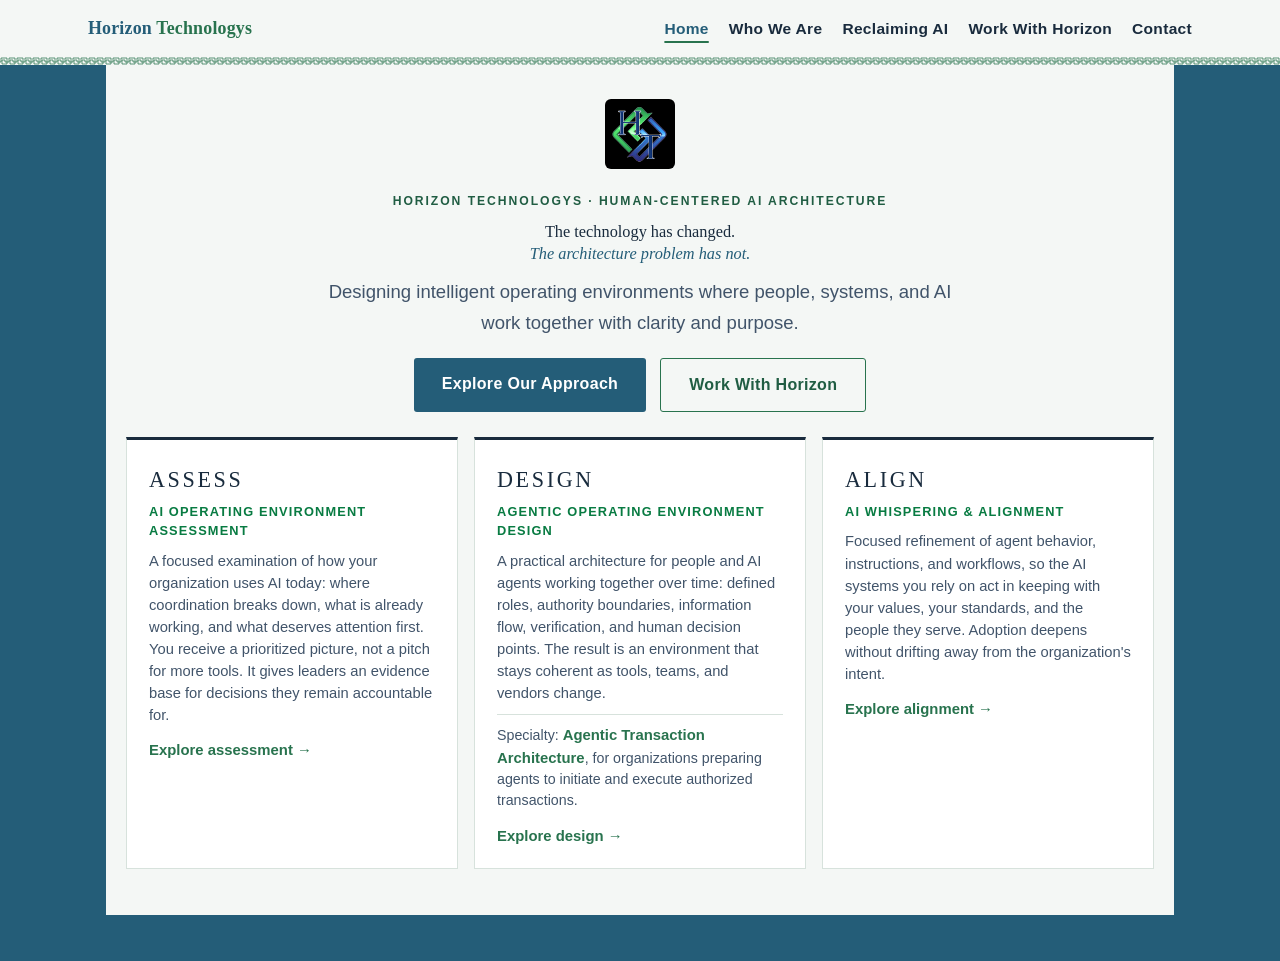
<file: index.html>
<!DOCTYPE html>
<!-- Horizon 2.0 homepage prototype v4. Branch prototype only, not for publication. -->
<html lang="en">
<head>
  <meta charset="UTF-8" />
  <meta name="viewport" content="width=device-width, initial-scale=1.0" />
  <title>Horizon Technologys — Agentic AI Systems Architecture &amp; AI Transformation</title>
  <link rel="canonical" href="https://horizontks.com/">
  <meta name="description" content="Horizon Technologys designs agentic operating environments — the architecture for people, AI agents, information, and decisions working together.">
<meta property="og:type" content="website">
<meta property="og:url" content="https://horizontks.com/">
<meta property="og:title" content="Horizon Technologys — Agentic AI Systems Architecture & AI Transformation">
<meta property="og:description" content="Horizon Technologys designs agentic operating environments — the architecture for people, AI agents, information, and decisions working together.">
<meta property="og:image" content="https://horizontks.com/HTS_Synergy.png">
<script type="application/ld+json">
  {
    "@context": "https://schema.org",
    "@type": "ProfessionalService",
    "name": "Horizon Technologys",
    "url": "https://horizontks.com/",
    "email": "robert@horizontks.com",
    "description": "Horizon Technologys designs agentic operating environments — the architecture for people, AI agents, information, and decisions working together.",
    "founder": { "@type": "Person", "name": "Robert E. Miller" },
    "makesOffer": [
      { "@type": "Offer", "itemOffered": { "@type": "Service", "name": "AI Operating Environment Assessment" } },
      { "@type": "Offer", "itemOffered": { "@type": "Service", "name": "Agentic Operating Environment Design" } },
      { "@type": "Offer", "itemOffered": { "@type": "Service", "name": "AI Whispering & Alignment" } }
    ]
  }
</script>
  <style>
    :root {
      --mist:      #F4F7F5;
      --slate:      #192B3D;
      --slate-soft: #41546A;
      --bronze:     #28734E;
      --horizon-blue: #245D78;
      --horizon-green: #28734E;
      --deep-green: #205D43;
      --sage:       #71806A;
      --sage-tint:  #EAF1ED;
      --line:       #D7E2DC;
      --white:      #FFFFFF;
    }
    *, *::before, *::after { box-sizing: border-box; margin: 0; padding: 0; }
    body {
      background: var(--mist);
      color: var(--slate);
      font-family: 'Segoe UI', Arial, Helvetica, sans-serif;
      font-size: 16.5px;
      line-height: 1.62;
    }
    a { color: var(--bronze); }
    .site-sticky-header { position: sticky; top: 0; z-index: 100; background: var(--mist); }
    nav.site-nav { background: var(--mist); }
    .nav-inner {
      width: 90%; max-width: 1160px; margin: 0 auto; padding: 14px 24px;
      display: flex; align-items: center; justify-content: space-between; gap: 20px;
    }
    .nav-brand {
      font-family: Georgia, 'Times New Roman', serif;
      font-weight: 700; font-size: 1.12rem; color: var(--slate);
      text-decoration: none; letter-spacing: 0.01em; white-space: nowrap;
    }
    .nav-brand { color: var(--horizon-blue); }
    .nav-brand span { color: var(--horizon-green); }
    .nav-links { list-style: none; display: flex; gap: 20px; flex-wrap: wrap; justify-content: flex-end; }
    .nav-links a {
      color: var(--slate); text-decoration: none; font-size: 0.97rem;
      font-weight: 600; letter-spacing: 0.02em;
    }
    .nav-links a:hover { color: var(--horizon-green); }
    .nav-links a.active { color: var(--horizon-blue); text-decoration: underline; text-decoration-color: var(--horizon-green); text-decoration-thickness: 2px; text-underline-offset: 7px; }
    .greek-key-border { display: block; line-height: 0; width: 100%; background: var(--mist); }
    .hero { text-align: center; padding: 34px 24px 25px; max-width: 920px; margin: 0 auto; }
    .hero img.logo { width: 70px; height: 70px; border-radius: 6px; margin-bottom: 15px; }
    .eyebrow {
      letter-spacing: 0.3em; font-size: 0.76rem; font-weight: 700;
      color: var(--bronze); text-transform: uppercase;
    }
    .hero h1 {
      font-family: Georgia, 'Times New Roman', serif; font-weight: 400;
      font-size: 1.02rem; line-height: 1.35; margin: 10px 0 12px; color: var(--slate);
    }
    .hero h1 em { color: var(--horizon-blue); }
    .hero .eyebrow { color: var(--deep-green); letter-spacing: 0.16em; }
    .hero .sub { font-size: 1.16rem; color: var(--slate-soft); max-width: 660px; margin: 0 auto; }
    .cta-row { margin-top: 20px; display: flex; gap: 14px; justify-content: center; flex-wrap: wrap; }
    .btn {
      display: inline-block; padding: 13px 28px; border-radius: 3px;
      text-decoration: none; font-weight: 600; letter-spacing: 0.02em; font-size: 1rem;
    }
    .btn-solid { background: var(--horizon-blue); color: var(--white); }
    .btn-outline { border: 1.5px solid var(--horizon-green); color: var(--deep-green); background: transparent; }
    .paths {
      display: grid; grid-template-columns: repeat(3, 1fr); gap: 16px;
      max-width: 1160px; margin: 0 auto; padding: 0 20px 46px; width: 100%;
    }
    .path { min-width: 0; background: var(--white); border: 1px solid var(--line); border-top: 3px solid var(--slate); padding: 22px 22px 20px; }
    .path h3 { font-family: Georgia, 'Times New Roman', serif; font-size: 1.38rem; letter-spacing: 0.12em; font-weight: 400; }
    .path .offer-name { font-size: 0.8rem; letter-spacing: 0.09em; text-transform: uppercase; color: #087B42; font-weight: 800; margin: 5px 0 9px; }
    .path p { color: var(--slate-soft); font-size: 0.92rem; line-height: 1.5; margin-bottom: 10px; }
    .path p.specialty { font-size: 0.89rem; border-top: 1px solid var(--line); padding-top: 9px; }
    .path a.more { color: var(--bronze); font-weight: 700; text-decoration: none; font-size: 0.93rem; }
    .section { padding: 76px 24px; }
    .section-inner { max-width: 880px; margin: 0 auto; }
    .section h2 { font-family: Georgia, 'Times New Roman', serif; font-weight: 400; font-size: 2.05rem; line-height: 1.25; margin: 14px 0 16px; }
    .section p { color: var(--slate-soft); margin-bottom: 15px; font-size: 1.04rem; }
    .section p strong { color: var(--slate); }
    .band-white { background: var(--white); border-block: 1px solid var(--line); }
    .band-sage { background: var(--sage-tint); }
    .diagram { text-align: center; margin: 30px auto 8px; }
    .diagram svg { max-width: 100%; height: auto; }
    .diagram figcaption { font-size: 0.9rem; color: var(--slate-soft); margin-top: 10px; }
    .practice-line { font-size: 0.92rem; color: var(--sage); text-align: center; margin-top: 26px; line-height: 1.9; }
    a.more { color: var(--bronze); font-weight: 700; text-decoration: none; }
    .closing { text-align: center; padding: 80px 24px 70px; max-width: 820px; margin: 0 auto; }
    .closing h2 { font-family: Georgia, 'Times New Roman', serif; font-weight: 400; font-size: 2.05rem; margin-bottom: 16px; }
    .closing p { color: var(--slate-soft); margin-bottom: 15px; font-size: 1.04rem; }
    .signature { font-family: Georgia, 'Times New Roman', serif; font-style: italic; font-size: 1.35rem; color: var(--slate); margin-top: 34px; }
    .contact-line { color: var(--slate-soft); font-size: 0.98rem; margin-top: 4px; }
    .contact-line a { color: var(--bronze); text-decoration: none; font-weight: 600; }
    @media (max-width: 860px) {
      .paths { grid-template-columns: 1fr; width: auto; }
      .hero h1 { font-size: 1.02rem; }
      .hero { padding: 28px 20px 24px; }
      .nav-inner { flex-direction: column; gap: 10px; }
      .nav-links { justify-content: center; }
      .section { padding: 54px 20px; }
      .closing { padding: 56px 20px 52px; }
    }

    /* Horizon blue-teal architectural frame, matching the primary CTA */
    /* Framed landing page matching approved reference */
    body { background: var(--mist); }
    .page-frame { width: 100%; max-width: none; margin: 0; background: var(--mist);
      border-left: clamp(20px, 8.3vw, 150px) solid var(--horizon-blue);
      border-right: clamp(20px, 8.3vw, 150px) solid var(--horizon-blue);
      border-bottom: 46px solid var(--horizon-blue); }
    .page-frame .band-white { background: var(--white); }
    @media (max-width: 860px) { .page-frame { border-left-width: 14px; border-right-width: 14px; border-bottom-width: 24px; } }
    @media (max-width: 480px) { .page-frame { border-left-width: 7px; border-right-width: 7px; border-bottom-width: 14px; } }
  </style>
</head>
<body>

  <div class="site-sticky-header">
    <nav class="site-nav" aria-label="Site navigation">
      <div class="nav-inner">
        <a href="index.html" class="nav-brand">Horizon <span>Technologys</span></a>
        <ul class="nav-links">
          <li><a href="index.html" class="active">Home</a></li>
          <li><a href="whoweare.html">Who We Are</a></li>
          <li><a href="reclaiming-ai.html">Reclaiming AI</a></li>
          <li><a href="work-with-horizon.html">Work With Horizon</a></li>
          <li><a href="contact.html">Contact</a></li>
        </ul>
      </div>
    </nav>
    <div class="greek-key-border" aria-hidden="true">
      <svg width="100%" height="8" xmlns="http://www.w3.org/2000/svg">
        <defs>
          <pattern id="meander" x="0" y="0" width="8" height="8" patternUnits="userSpaceOnUse">
            <path d="M 0,5 H 1 V 1 H 7 V 7 H 2 V 3 H 5 V 5 H 8" fill="none" stroke="#28734E" stroke-width="0.75" stroke-linecap="square" stroke-linejoin="miter"/>
          </pattern>
        </defs>
        <rect width="100%" height="8" fill="url(#meander)"/>
      </svg>
    </div>
  </div>

  <main class="page-frame">
  <header class="hero">
    <img class="logo" src="HTS_Synergy.png" alt="Horizon Technologys logo" />
    <p class="eyebrow">Horizon Technologys · Human-Centered AI Architecture</p>
    <h1>The technology has changed.<br /><em>The architecture problem has not.</em></h1>
    <p class="sub">Designing intelligent operating environments where people, systems, and AI work together with clarity and purpose.</p>
    <div class="cta-row">
      <a class="btn btn-solid" href="our-approach.html">Explore Our Approach</a>
      <a class="btn btn-outline" href="work-with-horizon.html">Work With Horizon</a>
    </div>
  </header>

  <div class="paths">
    <div class="path">
      <h3>ASSESS</h3>
      <p class="offer-name">AI Operating Environment Assessment</p>
      <p>A focused examination of how your organization uses AI today: where coordination breaks down, what is already working, and what deserves attention first. You receive a prioritized picture, not a pitch for more tools. It gives leaders an evidence base for decisions they remain accountable for.</p>
      <a class="more" href="assessment.html">Explore assessment →</a>
    </div>
    <div class="path">
      <h3>DESIGN</h3>
      <p class="offer-name">Agentic Operating Environment Design</p>
      <p>A practical architecture for people and AI agents working together over time: defined roles, authority boundaries, information flow, verification, and human decision points. The result is an environment that stays coherent as tools, teams, and vendors change.</p>
      <p class="specialty">Specialty: <a class="more" href="agentic-transaction-architecture.html">Agentic Transaction Architecture</a>, for organizations preparing agents to initiate and execute authorized transactions.</p>
      <a class="more" href="operating-environment-design.html">Explore design →</a>
    </div>
    <div class="path">
      <h3>ALIGN</h3>
      <p class="offer-name">AI Whispering &amp; Alignment</p>
      <p>Focused refinement of agent behavior, instructions, and workflows, so the AI systems you rely on act in keeping with your values, your standards, and the people they serve. Adoption deepens without drifting away from the organization's intent.</p>
      <a class="more" href="whispering-alignment.html">Explore alignment →</a>
    </div>
  </div>

  </main>
</body>
</html>
</file>
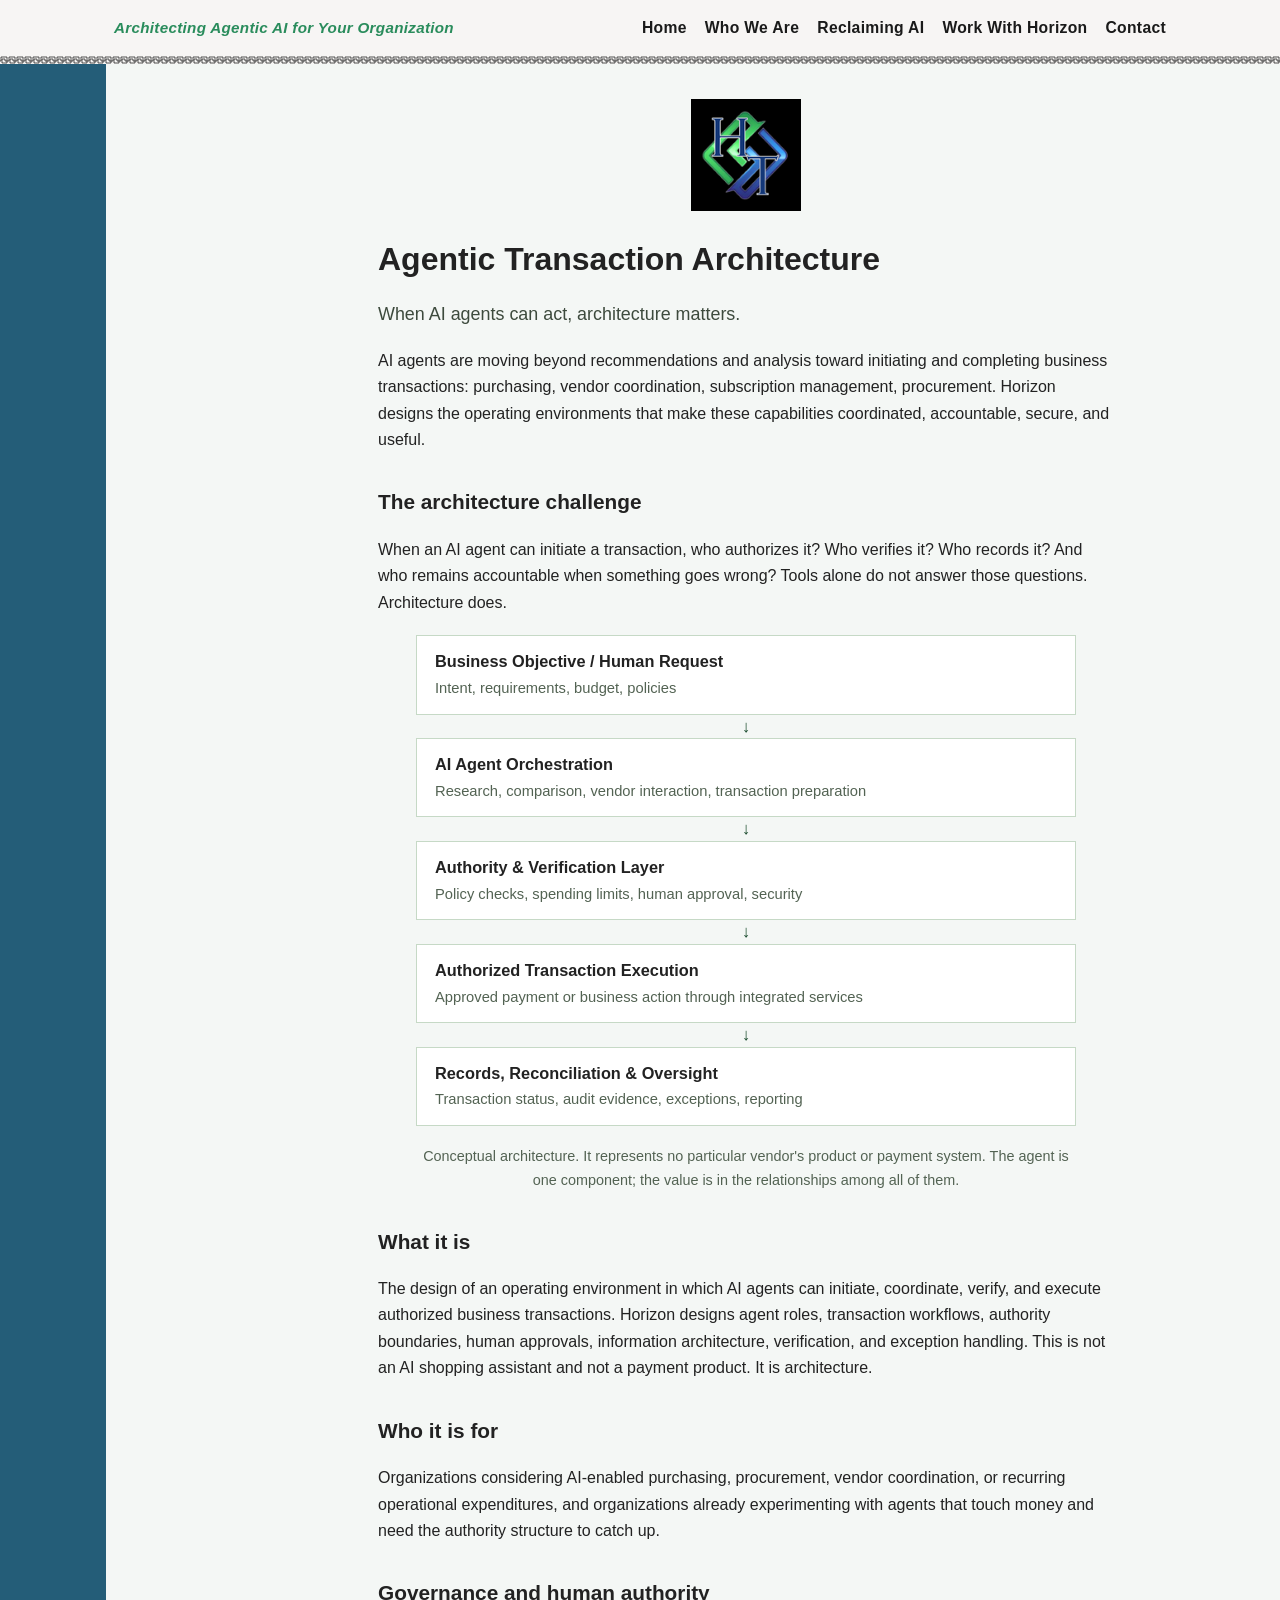
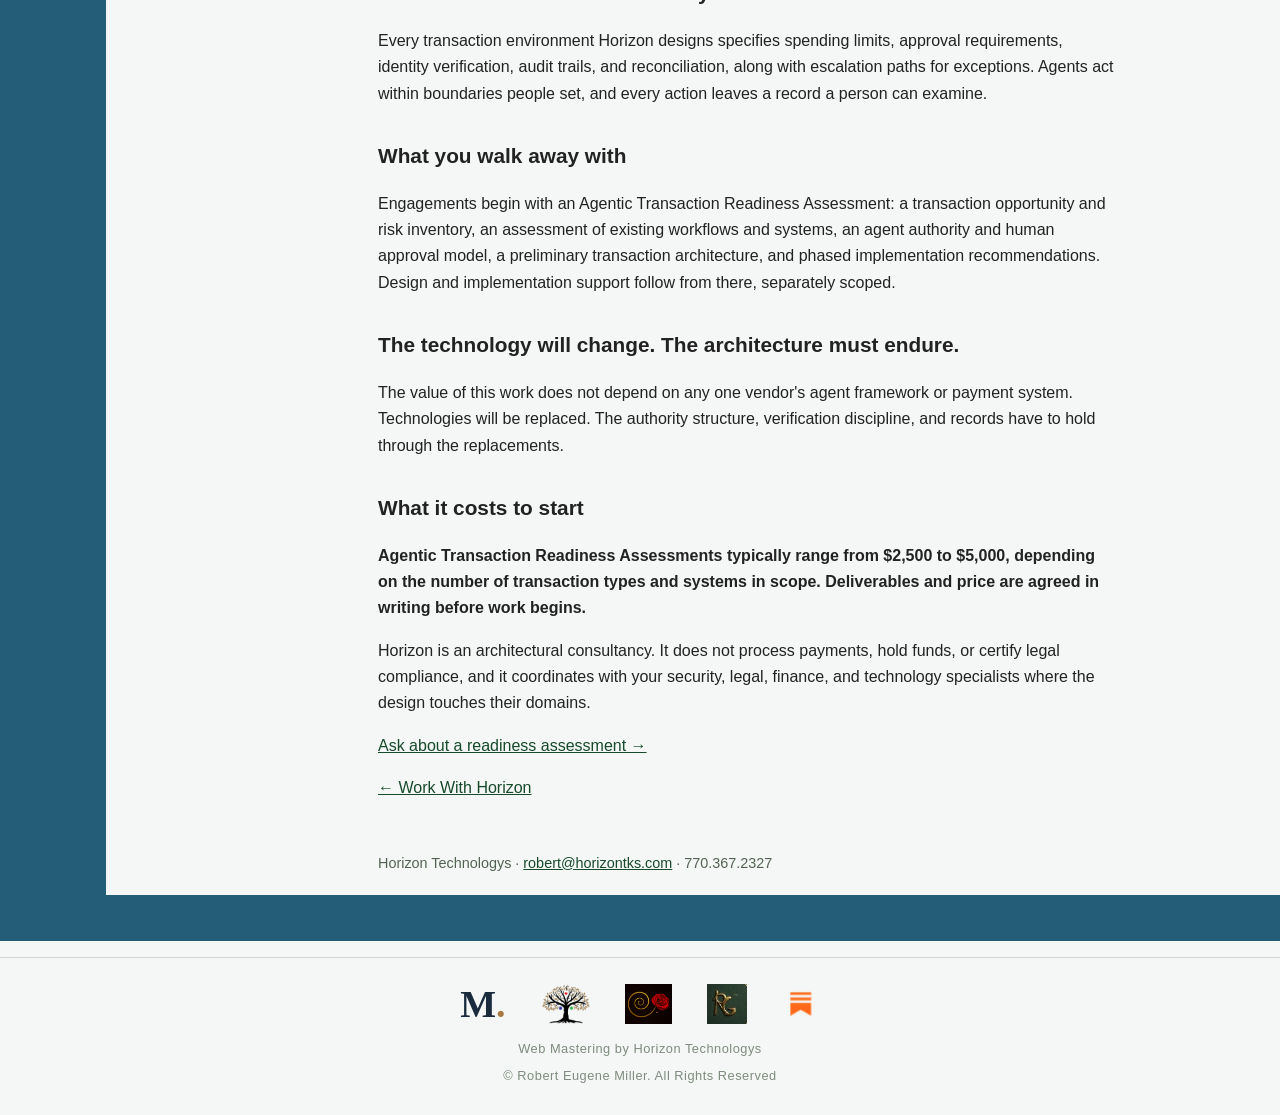
<file: agentic-transaction-architecture.html>
<!doctype html><html lang="en"><head><meta charset="utf-8"><meta name="viewport" content="width=device-width,initial-scale=1"><title>Agentic Transaction Architecture | Horizon Technologys</title>
    <link rel="canonical" href="https://horizontks.com/agentic-transaction-architecture.html">
    <meta name="description" content="Architecture for AI agents that initiate and execute authorized business transactions: authority boundaries, verification, human approval, and audit. Readiness assessments $2,500 to $5,000.">
<meta property="og:type" content="website">
<meta property="og:url" content="https://horizontks.com/agentic-transaction-architecture.html">
<meta property="og:title" content="Agentic Transaction Architecture | Horizon Technologys">
<meta property="og:description" content="Architecture for AI agents that initiate and execute authorized business transactions: authority boundaries, verification, human approval, and audit. Readiness assessments $2,500 to $5,000.">
<meta property="og:image" content="https://horizontks.com/HTS_Synergy.png">
<style>body{background:#F7F5F4;color:#222;font:16px/1.65 Arial,sans-serif;margin:0}main{max-width:780px;margin:auto;padding:35px 22px 20px}header{text-align:center}img.logo{width:110px;height:auto}nav{margin:20px 0 40px;border-block:1px solid #c6d9c6;padding:12px;text-align:center;line-height:2}nav a{white-space:nowrap}a{color:#17492B}h1{font-size:2rem;line-height:1.2}h2{font-size:1.3rem;margin-top:2rem}section{padding:8px 0;border-bottom:1px solid #c6d9c6}.lead{font-size:1.12rem;color:#3d4a3d}footer{margin-top:50px;font-size:.9rem;color:#536353}
.layers{margin:1.2rem auto;max-width:660px}
.layer{border:1px solid #c6d9c6;background:#fff;padding:12px 18px;text-align:left}
.layer strong{display:block;font-size:1.02rem}
.layer span{color:#536353;font-size:.92rem}
.arrow{text-align:center;color:#17492B;line-height:1.4;font-size:1.05rem}
.diagram-note{font-size:.9rem;color:#536353;text-align:center;max-width:660px;margin:.4rem auto 0}
/* Shared navigation: matches the landing page */
.site-nav{background:#F7F5F4;position:sticky;top:0;z-index:100;margin:0;border:0;padding:0;text-align:left;line-height:1.35;font-family:'Segoe UI',Arial,Helvetica,sans-serif}
.site-nav .nav-inner{width:90%;max-width:1100px;margin:0 auto;padding:12px 24px;display:flex;align-items:center;justify-content:space-between;min-height:56px;gap:20px;box-sizing:border-box}
.site-nav .nav-brand{font-weight:700;font-size:.95rem;color:#2a8c5c;font-style:italic;text-decoration:none;letter-spacing:.02em;white-space:normal}
.site-nav .nav-links{list-style:none;display:flex;gap:18px;flex-wrap:wrap;justify-content:flex-end;margin:0;padding:0}
.site-nav .nav-links li{margin:0;padding:0;list-style:none}
.site-nav .nav-links a{color:#1a1a1a;text-decoration:none;font-size:.98rem;font-weight:600;letter-spacing:.02em;white-space:nowrap}
.site-nav .nav-links a:hover,.site-nav .nav-links a.active{color:#3b4db8}
.greek-key-border{display:block;line-height:0;width:100%;position:relative;z-index:99;background:#F7F5F4}
@media(max-width:760px){.site-nav .nav-inner{width:100%;padding:12px 18px;flex-direction:column;gap:10px}.site-nav .nav-links{justify-content:center;gap:10px 18px}.site-nav .nav-brand{text-align:center}}

/* Keep navigation and Greek-key ornament together while scrolling */
.site-sticky-header{position:sticky;top:0;z-index:100;background:#F7F5F4}
.site-sticky-header nav,.site-sticky-header .site-nav{position:relative;top:auto}
.site-sticky-header .greek-key-border{position:relative;z-index:1}
</style><style>
/* Horizon 2.0 consistent architectural frame */
body { background: #F4F7F5; }
.page-frame { width:100%; background:#F4F7F5; border-left:clamp(20px,8.3vw,150px) solid #245D78; border-right:clamp(20px,8.3vw,150px) solid #245D78; border-bottom:46px solid #245D78; }
.page-frame > main { box-sizing:border-box; }
@media(max-width:860px){.page-frame{border-left-width:14px;border-right-width:14px;border-bottom-width:24px}}
@media(max-width:480px){.page-frame{border-left-width:7px;border-right-width:7px;border-bottom-width:14px}}
</style></head><body><div class="site-sticky-header"><nav class="site-nav" aria-label="Site navigation"><div class="nav-inner"><a href="index.html" class="nav-brand">Architecting Agentic AI for Your Organization</a><ul class="nav-links"><li><a href="index.html">Home</a></li><li><a href="whoweare.html">Who We Are</a></li><li><a href="reclaiming-ai.html">Reclaiming AI</a></li><li><a href="work-with-horizon.html">Work With Horizon</a></li><li><a href="contact.html">Contact</a></li></ul></div></nav><div class="greek-key-border" aria-hidden="true">
    <svg width="100%" height="8" xmlns="http://www.w3.org/2000/svg">
      <defs>
        <pattern id="meander" x="0" y="0" width="8" height="8" patternUnits="userSpaceOnUse">
          <path d="M 0,5 H 1 V 1 H 7 V 7 H 2 V 3 H 5 V 5 H 8"
                fill="none" stroke="#1a1a1a" stroke-width="0.75"
                stroke-linecap="square" stroke-linejoin="miter"/>
        </pattern>
      </defs>
      <rect width="100%" height="8" fill="url(#meander)"/>
    </svg>
  </div></div><div class="page-frame"><main><header><img class="logo" src="HTS_Synergy.png" alt="Horizon Technologys"></header><h1>Agentic Transaction Architecture</h1><p class="lead">When AI agents can act, architecture matters.</p><p>AI agents are moving beyond recommendations and analysis toward initiating and completing business transactions: purchasing, vendor coordination, subscription management, procurement. Horizon designs the operating environments that make these capabilities coordinated, accountable, secure, and useful.</p><h2>The architecture challenge</h2><p>When an AI agent can initiate a transaction, who authorizes it? Who verifies it? Who records it? And who remains accountable when something goes wrong? Tools alone do not answer those questions. Architecture does.</p><div class="layers"><div class="layer"><strong>Business Objective / Human Request</strong><span>Intent, requirements, budget, policies</span></div><div class="arrow">↓</div><div class="layer"><strong>AI Agent Orchestration</strong><span>Research, comparison, vendor interaction, transaction preparation</span></div><div class="arrow">↓</div><div class="layer"><strong>Authority &amp; Verification Layer</strong><span>Policy checks, spending limits, human approval, security</span></div><div class="arrow">↓</div><div class="layer"><strong>Authorized Transaction Execution</strong><span>Approved payment or business action through integrated services</span></div><div class="arrow">↓</div><div class="layer"><strong>Records, Reconciliation &amp; Oversight</strong><span>Transaction status, audit evidence, exceptions, reporting</span></div></div><p class="diagram-note">Conceptual architecture. It represents no particular vendor's product or payment system. The agent is one component; the value is in the relationships among all of them.</p><h2>What it is</h2><p>The design of an operating environment in which AI agents can initiate, coordinate, verify, and execute authorized business transactions. Horizon designs agent roles, transaction workflows, authority boundaries, human approvals, information architecture, verification, and exception handling. This is not an AI shopping assistant and not a payment product. It is architecture.</p><h2>Who it is for</h2><p>Organizations considering AI-enabled purchasing, procurement, vendor coordination, or recurring operational expenditures, and organizations already experimenting with agents that touch money and need the authority structure to catch up.</p><h2>Governance and human authority</h2><p>Every transaction environment Horizon designs specifies spending limits, approval requirements, identity verification, audit trails, and reconciliation, along with escalation paths for exceptions. Agents act within boundaries people set, and every action leaves a record a person can examine.</p><h2>What you walk away with</h2><p>Engagements begin with an Agentic Transaction Readiness Assessment: a transaction opportunity and risk inventory, an assessment of existing workflows and systems, an agent authority and human approval model, a preliminary transaction architecture, and phased implementation recommendations. Design and implementation support follow from there, separately scoped.</p><h2>The technology will change. The architecture must endure.</h2><p>The value of this work does not depend on any one vendor's agent framework or payment system. Technologies will be replaced. The authority structure, verification discipline, and records have to hold through the replacements.</p><h2>What it costs to start</h2><p><strong>Agentic Transaction Readiness Assessments typically range from $2,500 to $5,000, depending on the number of transaction types and systems in scope. Deliverables and price are agreed in writing before work begins.</strong></p><p>Horizon is an architectural consultancy. It does not process payments, hold funds, or certify legal compliance, and it coordinates with your security, legal, finance, and technology specialists where the design touches their domains.</p><p><a href="mailto:robert@horizontks.com?subject=Agentic%20Transaction%20Readiness%20Assessment">Ask about a readiness assessment →</a></p><p><a href="work-with-horizon.html">← Work With Horizon</a></p><footer>Horizon Technologys · <a href="mailto:robert@horizontks.com">robert@horizontks.com</a> · 770.367.2327</footer></main></div><style>
  .htks-footer { background: transparent; border-top: 1px solid rgba(0, 0, 0, 0.14); margin-top: 1rem; padding: 1.6rem 1rem 1.8rem; text-align: center; font-family: inherit; }
  .htks-footer-row { display: flex; flex-wrap: wrap; justify-content: center; align-items: center; gap: 1.4rem 2.2rem; margin: 0 0 0.9rem; border: 0; padding: 0; }
  .htks-footer-link { display: inline-flex; align-items: center; line-height: 0; }
  .htks-footer-link img { height: 40px; width: auto; display: block; }
  .htks-footer-markham { line-height: 1; text-decoration: none; }
  .htks-markham-word { font-family: Georgia, "Times New Roman", serif; font-size: 38px; font-weight: 700; line-height: 1; color: #192B3D; }
  .htks-markham-dot { color: #A87940; }
  .htks-host-horizontks .htks-item-horizon, .htks-host-markhamideas .htks-item-markham, .htks-host-theryehouse .htks-item-rye, .htks-host-remyrmiller .htks-item-remy, .htks-host-rguytano .htks-item-rguytano { display: none; }
  .htks-footer-credit { margin: 0; font-size: 0.8rem; letter-spacing: 0.04em; opacity: 0.72; }
  .htks-footer-copy { margin: 0.35rem 0 0; font-size: 0.8rem; letter-spacing: 0.04em; opacity: 0.72; }
</style>
<footer class="htks-footer htks-host-horizontks">
  <nav class="htks-footer-row" aria-label="Web Mastering by Horizon Technologys">
    <a class="htks-footer-link htks-item-horizon" href="https://horizontks.com/" title="Horizon Technologys"><img src="/horizon-logo-2026.png" alt="Horizon Technologys" height="40"></a>
    <a class="htks-footer-link htks-footer-markham htks-item-markham" href="https://markhamideas.org/" title="Markham" aria-label="Markham"><span class="htks-markham-word" aria-hidden="true">M<span class="htks-markham-dot">.</span></span></a>
    <a class="htks-footer-link htks-item-rye" href="https://theryehouse.com/" title="The Rye House"><img src="/rye-tree-clean.png" alt="The Rye House" height="40"></a>
    <a class="htks-footer-link htks-item-remy" href="https://rremymiller.com/" title="R Remy Miller"><img src="/remy-spiral-logo.png" alt="R Remy Miller" height="40"></a><a class="htks-footer-link htks-item-rguytano" href="https://rguytano.com/" title="RGuytano"><img src="/rguytano-rg-logo.png" alt="RGuytano" height="40"></a><a class="htks-footer-link htks-item-substack" href="https://remy1miller.substack.com/" title="Substack: Welcome to my Neighborhood"><img src="/substack-glyph.png" alt="Substack" height="40"></a>
  </nav>
  <p class="htks-footer-credit">Web Mastering by Horizon Technologys</p>
  <p class="htks-footer-copy">© Robert Eugene Miller. All Rights Reserved</p>
</footer>
</body></html>
</file>
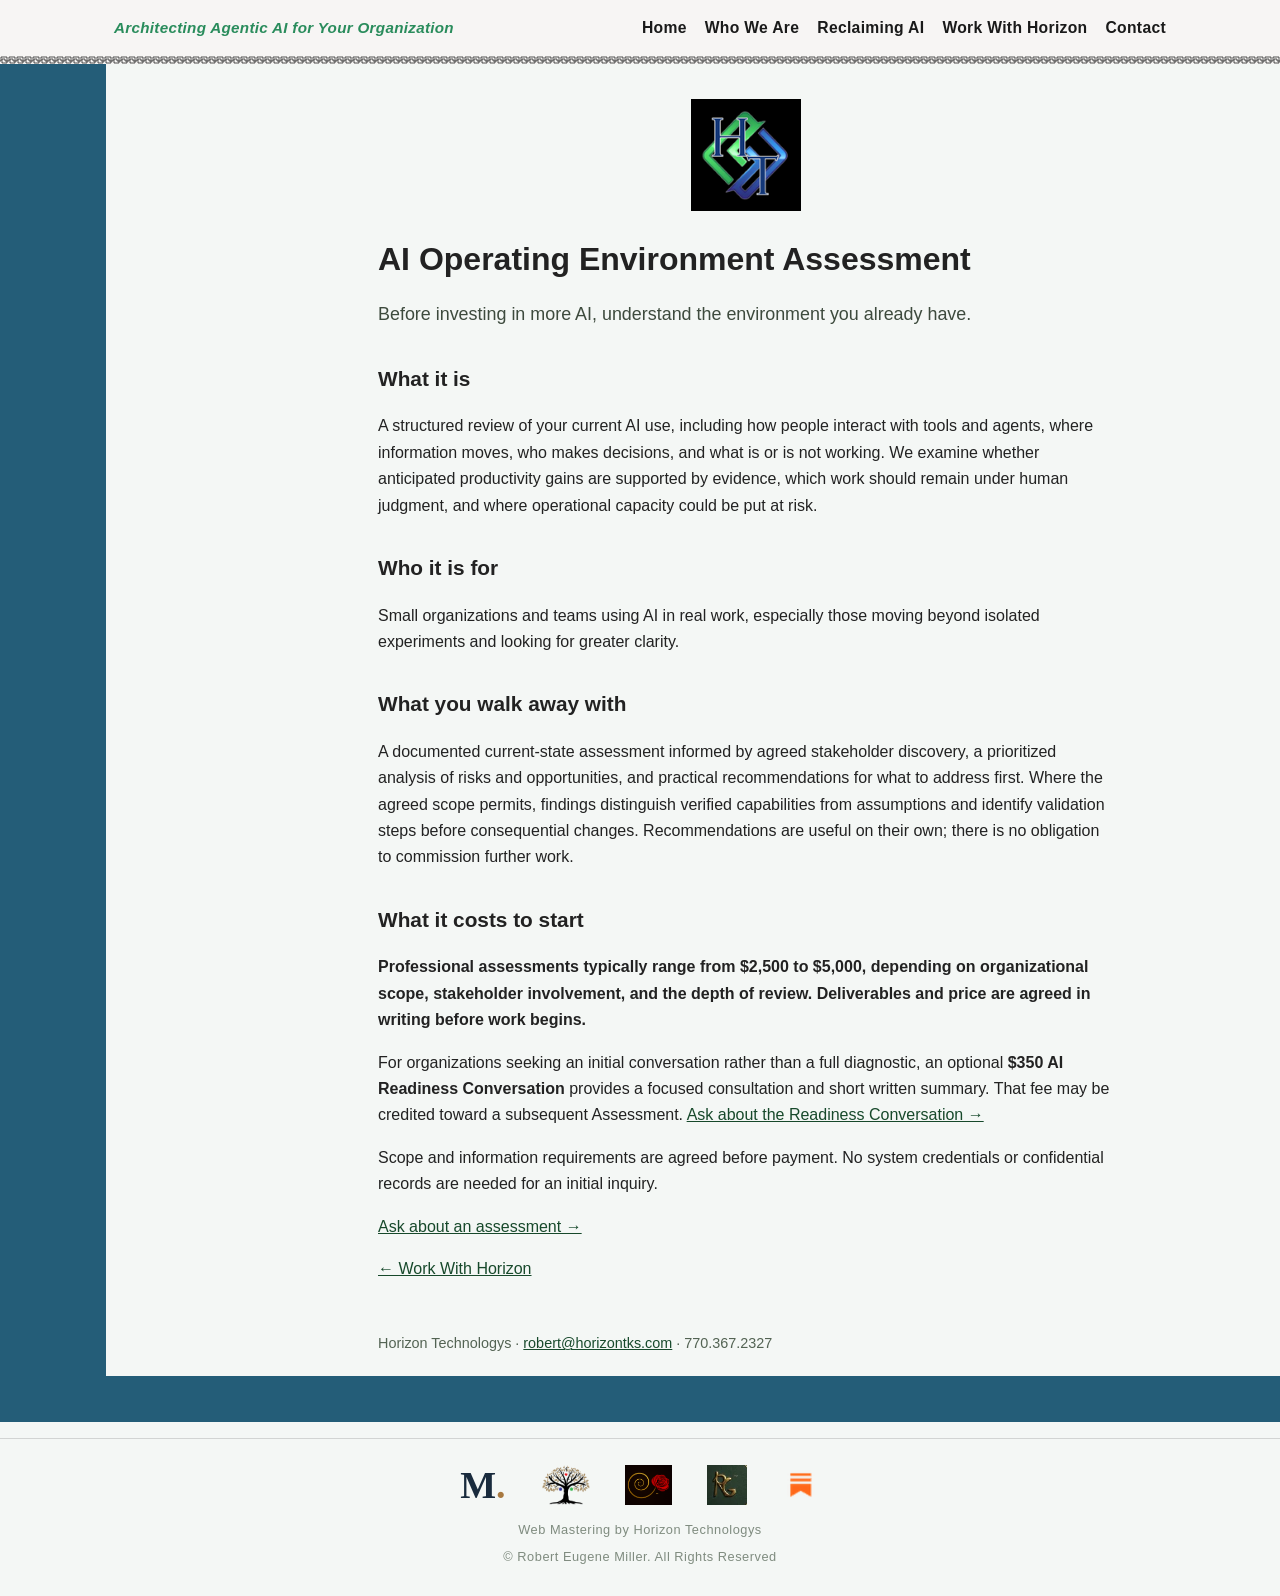
<file: assessment.html>
<!doctype html><html lang="en"><head><meta charset="utf-8"><meta name="viewport" content="width=device-width,initial-scale=1"><title>AI Operating Environment Assessment | Horizon Technologys</title>
    <link rel="canonical" href="https://horizontks.com/assessment.html">
    <meta name="description" content="A focused assessment of how your organization uses AI today — where coordination breaks down and what deserves attention first. Starting at $350.">
<meta property="og:type" content="website">
<meta property="og:url" content="https://horizontks.com/assessment.html">
<meta property="og:title" content="AI Operating Environment Assessment | Horizon Technologys">
<meta property="og:description" content="A focused assessment of how your organization uses AI today — where coordination breaks down and what deserves attention first. Starting at $350.">
<meta property="og:image" content="https://horizontks.com/HTS_Synergy.png">
<style>body{background:#F7F5F4;color:#222;font:16px/1.65 Arial,sans-serif;margin:0}main{max-width:780px;margin:auto;padding:35px 22px 20px}header{text-align:center}img.logo{width:110px;height:auto}nav{margin:20px 0 40px;border-block:1px solid #c6d9c6;padding:12px;text-align:center;line-height:2}nav a{white-space:nowrap}a{color:#17492B}h1{font-size:2rem;line-height:1.2}h2{font-size:1.3rem;margin-top:2rem}section{padding:8px 0;border-bottom:1px solid #c6d9c6}.lead{font-size:1.12rem;color:#3d4a3d}footer{margin-top:50px;font-size:.9rem;color:#536353}
/* Shared navigation: matches the landing page */
.site-nav{background:#F7F5F4;position:sticky;top:0;z-index:100;margin:0;border:0;padding:0;text-align:left;line-height:1.35;font-family:'Segoe UI',Arial,Helvetica,sans-serif}
.site-nav .nav-inner{width:90%;max-width:1100px;margin:0 auto;padding:12px 24px;display:flex;align-items:center;justify-content:space-between;min-height:56px;gap:20px;box-sizing:border-box}
.site-nav .nav-brand{font-weight:700;font-size:.95rem;color:#2a8c5c;font-style:italic;text-decoration:none;letter-spacing:.02em;white-space:normal}
.site-nav .nav-links{list-style:none;display:flex;gap:18px;flex-wrap:wrap;justify-content:flex-end;margin:0;padding:0}
.site-nav .nav-links li{margin:0;padding:0;list-style:none}
.site-nav .nav-links a{color:#1a1a1a;text-decoration:none;font-size:.98rem;font-weight:600;letter-spacing:.02em;white-space:nowrap}
.site-nav .nav-links a:hover,.site-nav .nav-links a.active{color:#3b4db8}
.greek-key-border{display:block;line-height:0;width:100%;position:relative;z-index:99;background:#F7F5F4}
@media(max-width:760px){.site-nav .nav-inner{width:100%;padding:12px 18px;flex-direction:column;gap:10px}.site-nav .nav-links{justify-content:center;gap:10px 18px}.site-nav .nav-brand{text-align:center}}

/* Keep navigation and Greek-key ornament together while scrolling */
.site-sticky-header{position:sticky;top:0;z-index:100;background:#F7F5F4}
.site-sticky-header nav,.site-sticky-header .site-nav{position:relative;top:auto}
.site-sticky-header .greek-key-border{position:relative;z-index:1}
</style><style>
/* Horizon 2.0 consistent architectural frame */
body { background: #F4F7F5; }
.page-frame { width:100%; background:#F4F7F5; border-left:clamp(20px,8.3vw,150px) solid #245D78; border-right:clamp(20px,8.3vw,150px) solid #245D78; border-bottom:46px solid #245D78; }
.page-frame > main { box-sizing:border-box; }
@media(max-width:860px){.page-frame{border-left-width:14px;border-right-width:14px;border-bottom-width:24px}}
@media(max-width:480px){.page-frame{border-left-width:7px;border-right-width:7px;border-bottom-width:14px}}
</style></head><body><div class="site-sticky-header"><nav class="site-nav" aria-label="Site navigation"><div class="nav-inner"><a href="index.html" class="nav-brand">Architecting Agentic AI for Your Organization</a><ul class="nav-links"><li><a href="index.html">Home</a></li><li><a href="whoweare.html">Who We Are</a></li><li><a href="reclaiming-ai.html">Reclaiming AI</a></li><li><a href="work-with-horizon.html">Work With Horizon</a></li><li><a href="contact.html">Contact</a></li></ul></div></nav><div class="greek-key-border" aria-hidden="true">
    <svg width="100%" height="8" xmlns="http://www.w3.org/2000/svg">
      <defs>
        <pattern id="meander" x="0" y="0" width="8" height="8" patternUnits="userSpaceOnUse">
          <path d="M 0,5 H 1 V 1 H 7 V 7 H 2 V 3 H 5 V 5 H 8"
                fill="none" stroke="#1a1a1a" stroke-width="0.75"
                stroke-linecap="square" stroke-linejoin="miter"/>
        </pattern>
      </defs>
      <rect width="100%" height="8" fill="url(#meander)"/>
    </svg>
  </div></div><div class="page-frame"><main><header><img class="logo" src="HTS_Synergy.png" alt="Horizon Technologys"></header><h1>AI Operating Environment Assessment</h1><p class="lead">Before investing in more AI, understand the environment you already have.</p><h2>What it is</h2><p>A structured review of your current AI use, including how people interact with tools and agents, where information moves, who makes decisions, and what is or is not working. We examine whether anticipated productivity gains are supported by evidence, which work should remain under human judgment, and where operational capacity could be put at risk.</p><h2>Who it is for</h2><p>Small organizations and teams using AI in real work, especially those moving beyond isolated experiments and looking for greater clarity.</p><h2>What you walk away with</h2><p>A documented current-state assessment informed by agreed stakeholder discovery, a prioritized analysis of risks and opportunities, and practical recommendations for what to address first. Where the agreed scope permits, findings distinguish verified capabilities from assumptions and identify validation steps before consequential changes. Recommendations are useful on their own; there is no obligation to commission further work.</p><h2>What it costs to start</h2><p><strong>Professional assessments typically range from $2,500 to $5,000, depending on organizational scope, stakeholder involvement, and the depth of review. Deliverables and price are agreed in writing before work begins.</strong></p><p>For organizations seeking an initial conversation rather than a full diagnostic, an optional <strong>$350 AI Readiness Conversation</strong> provides a focused consultation and short written summary. That fee may be credited toward a subsequent Assessment. <a href="mailto:robert@horizontks.com?subject=AI%20Readiness%20Conversation">Ask about the Readiness Conversation →</a></p><p>Scope and information requirements are agreed before payment. No system credentials or confidential records are needed for an initial inquiry.</p><p><a href="mailto:robert@horizontks.com?subject=AI%20Assessment%20Inquiry">Ask about an assessment →</a></p><p><a href="work-with-horizon.html">← Work With Horizon</a></p><footer>Horizon Technologys · <a href="mailto:robert@horizontks.com">robert@horizontks.com</a> · 770.367.2327</footer></main></div><style>
  .htks-footer { background: transparent; border-top: 1px solid rgba(0, 0, 0, 0.14); margin-top: 1rem; padding: 1.6rem 1rem 1.8rem; text-align: center; font-family: inherit; }
  .htks-footer-row { display: flex; flex-wrap: wrap; justify-content: center; align-items: center; gap: 1.4rem 2.2rem; margin: 0 0 0.9rem; border: 0; padding: 0; }
  .htks-footer-link { display: inline-flex; align-items: center; line-height: 0; }
  .htks-footer-link img { height: 40px; width: auto; display: block; }
  .htks-footer-markham { line-height: 1; text-decoration: none; }
  .htks-markham-word { font-family: Georgia, "Times New Roman", serif; font-size: 38px; font-weight: 700; line-height: 1; color: #192B3D; }
  .htks-markham-dot { color: #A87940; }
  .htks-host-horizontks .htks-item-horizon, .htks-host-markhamideas .htks-item-markham, .htks-host-theryehouse .htks-item-rye, .htks-host-remyrmiller .htks-item-remy, .htks-host-rguytano .htks-item-rguytano { display: none; }
  .htks-footer-credit { margin: 0; font-size: 0.8rem; letter-spacing: 0.04em; opacity: 0.72; }
  .htks-footer-copy { margin: 0.35rem 0 0; font-size: 0.8rem; letter-spacing: 0.04em; opacity: 0.72; }
</style>
<footer class="htks-footer htks-host-horizontks">
  <nav class="htks-footer-row" aria-label="Web Mastering by Horizon Technologys">
    <a class="htks-footer-link htks-item-horizon" href="https://horizontks.com/" title="Horizon Technologys"><img src="/horizon-logo-2026.png" alt="Horizon Technologys" height="40"></a>
    <a class="htks-footer-link htks-footer-markham htks-item-markham" href="https://markhamideas.org/" title="Markham" aria-label="Markham"><span class="htks-markham-word" aria-hidden="true">M<span class="htks-markham-dot">.</span></span></a>
    <a class="htks-footer-link htks-item-rye" href="https://theryehouse.com/" title="The Rye House"><img src="/rye-tree-clean.png" alt="The Rye House" height="40"></a>
    <a class="htks-footer-link htks-item-remy" href="https://rremymiller.com/" title="R Remy Miller"><img src="/remy-spiral-logo.png" alt="R Remy Miller" height="40"></a><a class="htks-footer-link htks-item-rguytano" href="https://rguytano.com/" title="RGuytano"><img src="/rguytano-rg-logo.png" alt="RGuytano" height="40"></a><a class="htks-footer-link htks-item-substack" href="https://remy1miller.substack.com/" title="Substack: Welcome to my Neighborhood"><img src="/substack-glyph.png" alt="Substack" height="40"></a>
  </nav>
  <p class="htks-footer-credit">Web Mastering by Horizon Technologys</p>
  <p class="htks-footer-copy">© Robert Eugene Miller. All Rights Reserved</p>
</footer>
</body></html>
</file>
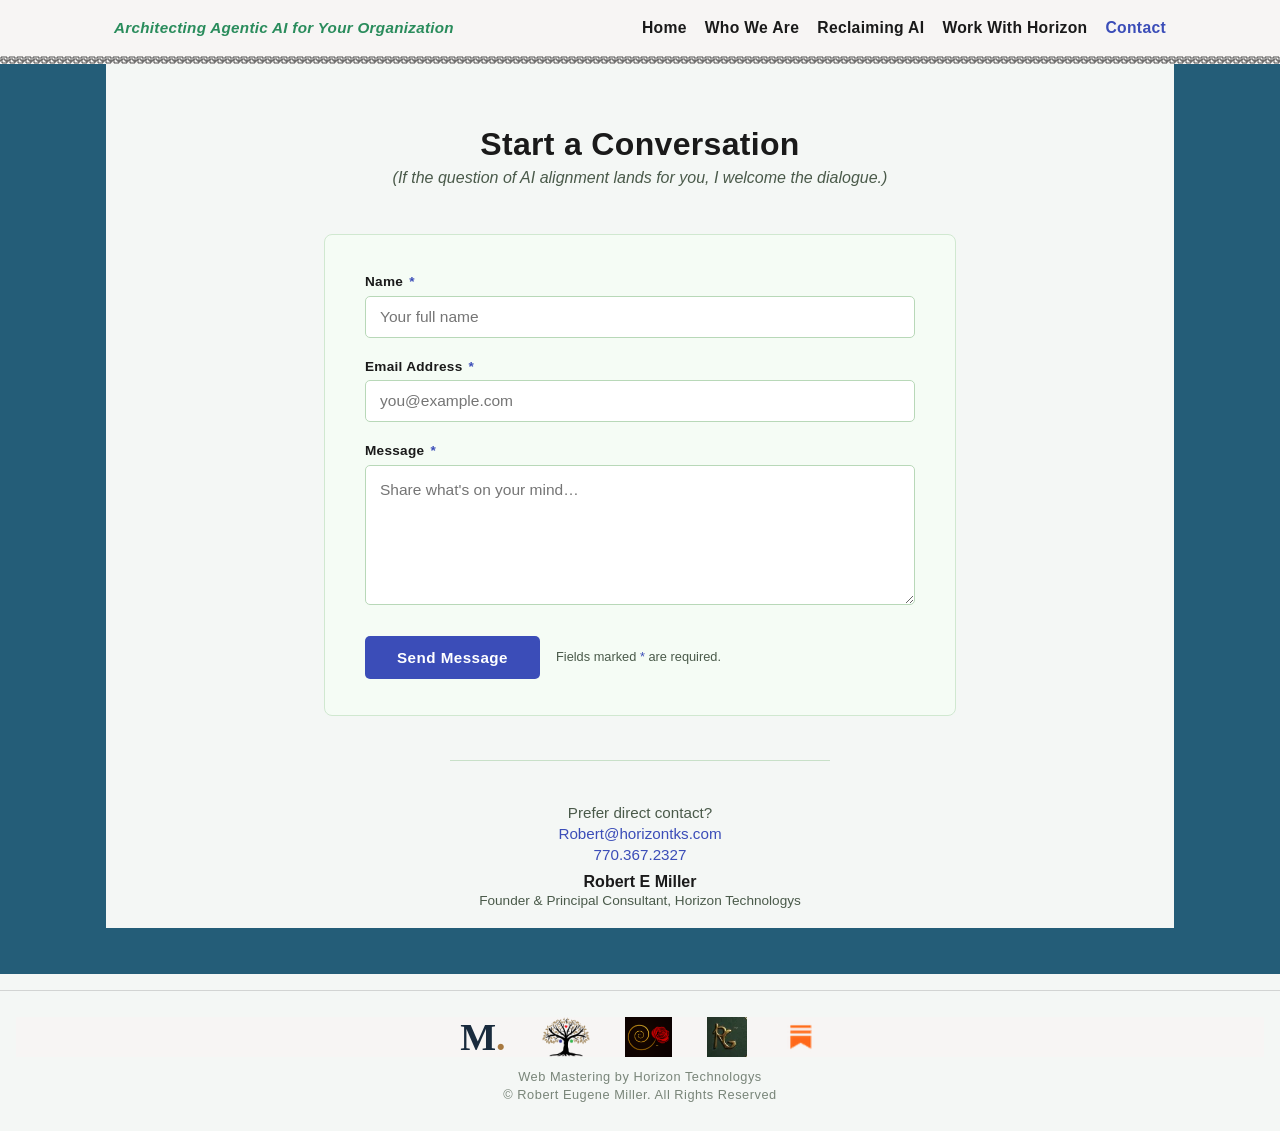
<file: contact.html>
<!DOCTYPE html>
<html lang="en">
<head>
  <meta charset="UTF-8" />
  <meta name="viewport" content="width=device-width, initial-scale=1.0" />
  <title>Contact — Horizon Technologys</title>
  <link rel="canonical" href="https://horizontks.com/contact.html">
  <style>
    :root {
      --bg:          #F7F5F4;
      --text:        #1a1a1a;
      --accent:      #3b4db8;
      --accent-em:   #2a8c5c;
      --nav-bg:      #ffffff;
      --nav-border:  #d0e6d0;
      --divider:     #c8e0c8;
      --muted:       #4a5a4a;
      --card-bg:     #f5fcf5;
      --card-border: #d0e8d0;
      --input-border:#b8d8b8;
      --input-focus: #3b4db8;
      --error:       #c0392b;
      --success-bg:  #e8f8ee;
      --success-bd:  #a0d4b0;
      --success-txt: #1a6638;
    }

    *, *::before, *::after { box-sizing: border-box; margin: 0; padding: 0; }

    body {
      background-color: var(--bg);
      color: var(--text);
      font-family: 'Segoe UI', Arial, Helvetica, sans-serif;
      font-size: 16px;
      line-height: 1.0;
    }

    /* ── NAV ── */
    nav {
      background: var(--bg);
      position: sticky;
      top: 0;
      z-index: 100;
    }
    .nav-inner {
      width: 90%;
      max-width: 1100px;
      margin: 0 auto;
      padding: 0 24px;
      display: flex;
      align-items: center;
      justify-content: space-between;
      min-height: 56px; height: auto; padding-top: 12px; padding-bottom: 12px; gap: 20px;
    }
    .nav-brand {
      font-weight: 700;
      font-size: 0.95rem;
      color: var(--accent-em);
      font-style: italic;
      text-decoration: none;
      letter-spacing: 0.02em;
    }

    /* ── GREEK KEY BORDER ── */
    .greek-key-border { display: block; line-height: 0; width: 100%; position: relative; z-index: 99; background-color: var(--bg); }
    .nav-links {
      list-style: none;
      display: flex;
      gap: 18px; flex-wrap: wrap; justify-content: flex-end;
    }
    .nav-links a {
      color: var(--text);
      text-decoration: none;
      font-size: 0.98rem;
      font-weight: 600;
      letter-spacing: 0.02em;
      transition: color 0.2s;
    }

    .nav-links a:hover,
    .nav-links a.active {
      color: var(--accent);
    }

    /* ── MAIN ── */
    main {
      max-width: 680px;
      margin: 0 auto;
      padding: 64px 24px 14px;
      text-align: center;
    }

    .page-eyebrow {
      font-size: 0.8rem;
      font-weight: 700;
      letter-spacing: 0.12em;
      text-transform: uppercase;
      color: var(--accent-em);
      margin-bottom: 12px;
    }
    h1 {
      font-size: 2rem;
      font-weight: 700;
      color: var(--text);
      margin-bottom: 10px;
      letter-spacing: 0.01em;
    }
    .page-sub {
      font-size: 1rem;
      color: var(--muted);
      margin-bottom: 48px;
    }

    /* ── FORM CARD ── */
    .form-card {
      background: var(--card-bg);
      border: 1px solid var(--card-border);
      border-radius: 8px;
      padding: 40px 40px 36px;
      text-align: left;
    }

    .field {
      margin-bottom: 22px;
    }
    label {
      display: block;
      font-size: 0.85rem;
      font-weight: 600;
      color: var(--text);
      margin-bottom: 7px;
      letter-spacing: 0.02em;
    }
    label .required {
      color: var(--accent);
      margin-left: 2px;
    }

    input[type="text"],
    input[type="email"],
    textarea {
      width: 100%;
      padding: 11px 14px;
      font-family: inherit;
      font-size: 0.97rem;
      color: var(--text);
      background: #fff;
      border: 1px solid var(--input-border);
      border-radius: 5px;
      outline: none;
      transition: border-color 0.2s, box-shadow 0.2s;
    }
    input[type="text"]:focus,
    input[type="email"]:focus,
    textarea:focus {
      border-color: var(--input-focus);
      box-shadow: 0 0 0 3px rgba(59, 77, 184, 0.1);
    }
    textarea {
      min-height: 140px;
      resize: vertical;
      line-height: 1.65;
    }

    /* ── SUBMIT ── */
    .submit-row {
      margin-top: 28px;
      display: flex;
      align-items: center;
      gap: 16px;
      flex-wrap: wrap;
    }
    button[type="submit"] {
      padding: 13px 32px;
      background: var(--accent);
      color: #fff;
      font-family: inherit;
      font-size: 0.95rem;
      font-weight: 600;
      border: none;
      border-radius: 5px;
      cursor: pointer;
      letter-spacing: 0.03em;
      transition: background 0.2s, transform 0.1s;
    }
    button[type="submit"]:hover { background: #2f3da0; }
    button[type="submit"]:active { transform: scale(0.98); }

    .form-note {
      font-size: 0.8rem;
      color: var(--muted);
    }

    /* ── FEEDBACK MESSAGES ── */
    .feedback {
      display: none;
      margin-top: 24px;
      padding: 16px 20px;
      border-radius: 6px;
      font-size: 0.93rem;
      font-weight: 500;
      text-align: left;
    }
    .feedback.success {
      display: block;
      background: var(--success-bg);
      border: 1px solid var(--success-bd);
      color: var(--success-txt);
    }
    .feedback.error {
      display: block;
      background: #fdf0ef;
      border: 1px solid #e8b4b0;
      color: var(--error);
    }

    /* Field-level error hints */
    .field-error {
      display: none;
      font-size: 0.78rem;
      color: var(--error);
      margin-top: 5px;
    }
    .field.invalid input,
    .field.invalid textarea { border-color: var(--error); }
    .field.invalid .field-error { display: block; }

    /* ── DIVIDER ── */
    hr {
      border: none;
      border-top: 1px solid var(--divider);
      margin: 44px auto;
      width: 60%;
    }

    /* ── DIRECT CONTACT ── */
    .direct-contact { text-align: center; }
    .direct-contact p {
      font-size: 0.95rem;
      color: var(--muted);
      margin-bottom: 6px;
    }
    .direct-contact a {
      color: var(--accent);
      text-decoration: none;
    }
    .direct-contact a:hover { text-decoration: underline; }
    .direct-contact .signature {
      font-size: 1rem;
      font-weight: 700;
      color: var(--text);
      margin-top: 12px;
      margin-bottom: 4px;
    }

    footer {
      text-align: center;
      padding: 24px;
      font-size: 0.78rem;
      color: var(--muted);
      border-top: 1px solid var(--nav-border);
    }
  
/* Keep navigation and Greek-key ornament together while scrolling */
.site-sticky-header{position:sticky;top:0;z-index:100;background:#F7F5F4}
.site-sticky-header nav,.site-sticky-header .site-nav{position:relative;top:auto}
.site-sticky-header .greek-key-border{position:relative;z-index:1}
</style>
<style>
/* Horizon 2.0 consistent architectural frame */
body { background: #F4F7F5; }
.page-frame { width:100%; background:#F4F7F5; border-left:clamp(20px,8.3vw,150px) solid #245D78; border-right:clamp(20px,8.3vw,150px) solid #245D78; border-bottom:46px solid #245D78; }
.page-frame > main { box-sizing:border-box; }
@media(max-width:860px){.page-frame{border-left-width:14px;border-right-width:14px;border-bottom-width:24px}}
@media(max-width:480px){.page-frame{border-left-width:7px;border-right-width:7px;border-bottom-width:14px}}
</style></head>
<body>

  <!-- NAV -->
  <div class="site-sticky-header"><nav>
    <div class="nav-inner">
      <a href="index.html" class="nav-brand">Architecting Agentic AI for Your Organization</a>
      <ul class="nav-links">
        <li><a href="index.html">Home</a></li>
        <li><a href="whoweare.html">Who We Are</a></li>
        <li><a href="reclaiming-ai.html">Reclaiming AI</a></li>
        <li><a href="work-with-horizon.html">Work With Horizon</a></li>
        <li><a href="contact.html" class="active">Contact</a></li>
      </ul>
    </div>
  </nav>

  <!-- GREEK KEY BORDER -->
  <div class="greek-key-border" aria-hidden="true">
    <svg width="100%" height="8" xmlns="http://www.w3.org/2000/svg">
      <defs>
        <pattern id="meander" x="0" y="0" width="8" height="8" patternUnits="userSpaceOnUse">
          <path d="M 0,5 H 1 V 1 H 7 V 7 H 2 V 3 H 5 V 5 H 8"
                fill="none" stroke="#1a1a1a" stroke-width="0.75"
                stroke-linecap="square" stroke-linejoin="miter"/>
        </pattern>
      </defs>
      <rect width="100%" height="8" fill="url(#meander)"/>
    </svg>
  </div></div>

  <!-- MAIN -->
  <div class="page-frame"><main>

    <h1>Start a Conversation</h1>
    <p class="page-sub"><i>
      (If the question of AI alignment lands for you, I welcome the dialogue.)</i>
    </p>

    <!-- FORM CARD -->
    <div class="form-card">
      <form id="contactForm" novalidate>

        <div class="field" id="field-name">
          <label for="name">Name <span class="required">*</span></label>
          <input type="text" id="name" name="name" placeholder="Your full name" autocomplete="name" />
          <span class="field-error">Please enter your name.</span>
        </div>

        <div class="field" id="field-email">
          <label for="email">Email Address <span class="required">*</span></label>
          <input type="email" id="email" name="email" placeholder="you@example.com" autocomplete="email" />
          <span class="field-error">Please enter a valid email address.</span>
        </div>

        <div class="field" id="field-message">
          <label for="message">Message <span class="required">*</span></label>
          <textarea id="message" name="message" placeholder="Share what's on your mind…"></textarea>
          <span class="field-error">Please enter a message.</span>
        </div>

        <div class="submit-row">
          <button type="submit">Send Message</button>
          <span class="form-note">Fields marked <span style="color:var(--accent)">*</span> are required.</span>
        </div>

        <div id="formFeedback" class="feedback"></div>

      </form>
    </div>

    <hr>

    <!-- DIRECT CONTACT -->
    <div class="direct-contact">
      <p>Prefer direct contact?</p>
      <p><a href="mailto:Robert@horizontks.com">Robert@horizontks.com</a></p>
      <p><a href="tel:7703672327">770.367.2327</a></p>
      <p class="signature">Robert E Miller</p>
      <p style="font-size:0.85rem; color:var(--muted);">Founder &amp; Principal Consultant, Horizon Technologys</p>
    </div>

  </main></div>

    <script>
    const form = document.getElementById('contactForm');
    const feedback = document.getElementById('formFeedback');

    function validateEmail(val) {
      return /^[^\s@]+@[^\s@]+\.[^\s@]+$/.test(val.trim());
    }

    function setField(id, valid) {
      const el = document.getElementById('field-' + id);
      if (valid) { el.classList.remove('invalid'); }
      else        { el.classList.add('invalid'); }
      return valid;
    }

    form.addEventListener('submit', function(e) {
      e.preventDefault();

      const name    = document.getElementById('name').value.trim();
      const email   = document.getElementById('email').value.trim();
      const message = document.getElementById('message').value.trim();

      feedback.className = 'feedback';
      feedback.textContent = '';

      let valid = true;
      valid = setField('name',    name.length > 0)    && valid;
      valid = setField('email',   validateEmail(email)) && valid;
      valid = setField('message', message.length > 0)  && valid;

      if (!valid) {
        feedback.className = 'feedback error';
        feedback.textContent = 'Please correct the highlighted fields before sending.';
        return;
      }

      // Build mailto link and open
      const subject = encodeURIComponent('Message from ' + name + ' via Horizon Website');
      const body    = encodeURIComponent(
        'Name: ' + name + '
' +
        'Email: ' + email + '

' +
        'Message:
' + message
      );

      const mailto = 'mailto:Robert@horizontks.com'
                   + '?subject=' + subject
                   + '&body='    + body;

      window.location.href = mailto;

      // Optimistic confirmation
      feedback.className = 'feedback success';
      feedback.textContent =
        'Your message has been prepared in your email client. ' +
        'Please click Send to deliver it to Robert. Thank you!';

      form.reset();
      ['name','email','message'].forEach(function(id) {
        setField(id, true);
      });
    });
  </script>

<style>
 .htks-footer { background: transparent; border-top: 1px solid rgba(0, 0, 0, 0.14); margin-top: 1rem; padding: 1.6rem 1rem 1.8rem; text-align: center; font-family: inherit; }
  .htks-footer-row { display: flex; flex-wrap: wrap; justify-content: center; align-items: center; gap: 1.4rem 2.2rem; margin: 0 0 0.9rem; border: 0; padding: 0; }
  .htks-footer-link { display: inline-flex; align-items: center; line-height: 0; }
  .htks-footer-link img { height: 40px; width: auto; display: block; }
  .htks-footer-markham { line-height: 1; text-decoration: none; }
  .htks-markham-word { font-family: Georgia, "Times New Roman", serif; font-size: 38px; font-weight: 700; line-height: 1; color: #192B3D; }
  .htks-markham-dot { color: #A87940; }
  .htks-host-horizontks .htks-item-horizon, .htks-host-markhamideas .htks-item-markham, .htks-host-theryehouse .htks-item-rye, .htks-host-remyrmiller .htks-item-remy, .htks-host-rguytano .htks-item-rguytano { display: none; }
  .htks-footer-credit { margin: 0; font-size: 0.8rem; letter-spacing: 0.04em; opacity: 0.72; }
  .htks-footer-copy { margin: 0.35rem 0 0; font-size: 0.8rem; letter-spacing: 0.04em; opacity: 0.72; }
</style>
<footer class="htks-footer htks-host-horizontks">
  <nav class="htks-footer-row" aria-label="Web Mastering by Horizon Technologys">
    <a class="htks-footer-link htks-item-horizon" href="https://horizontks.com/" title="Horizon Technologys"><img src="/horizon-logo-2026.png" alt="Horizon Technologys" height="40"></a>
    <a class="htks-footer-link htks-footer-markham htks-item-markham" href="https://markhamideas.org/" title="Markham" aria-label="Markham"><span class="htks-markham-word" aria-hidden="true">M<span class="htks-markham-dot">.</span></span></a>
    <a class="htks-footer-link htks-item-rye" href="https://theryehouse.com/" title="The Rye House"><img src="/rye-tree-clean.png" alt="The Rye House" height="40"></a>
    <a class="htks-footer-link htks-item-remy" href="https://rremymiller.com/" title="R Remy Miller"><img src="/remy-spiral-logo.png" alt="R Remy Miller" height="40"></a><a class="htks-footer-link htks-item-rguytano" href="https://rguytano.com/" title="RGuytano"><img src="/rguytano-rg-logo.png" alt="RGuytano" height="40"></a><a class="htks-footer-link htks-item-substack" href="https://remy1miller.substack.com/" title="Substack: Welcome to my Neighborhood"><img src="/substack-glyph.png" alt="Substack" height="40"></a>
  </nav>
  <p class="htks-footer-credit">Web Mastering by Horizon Technologys</p>
  <p class="htks-footer-copy">© Robert Eugene Miller. All Rights Reserved</p>
</footer>
</body>
</html>
</file>
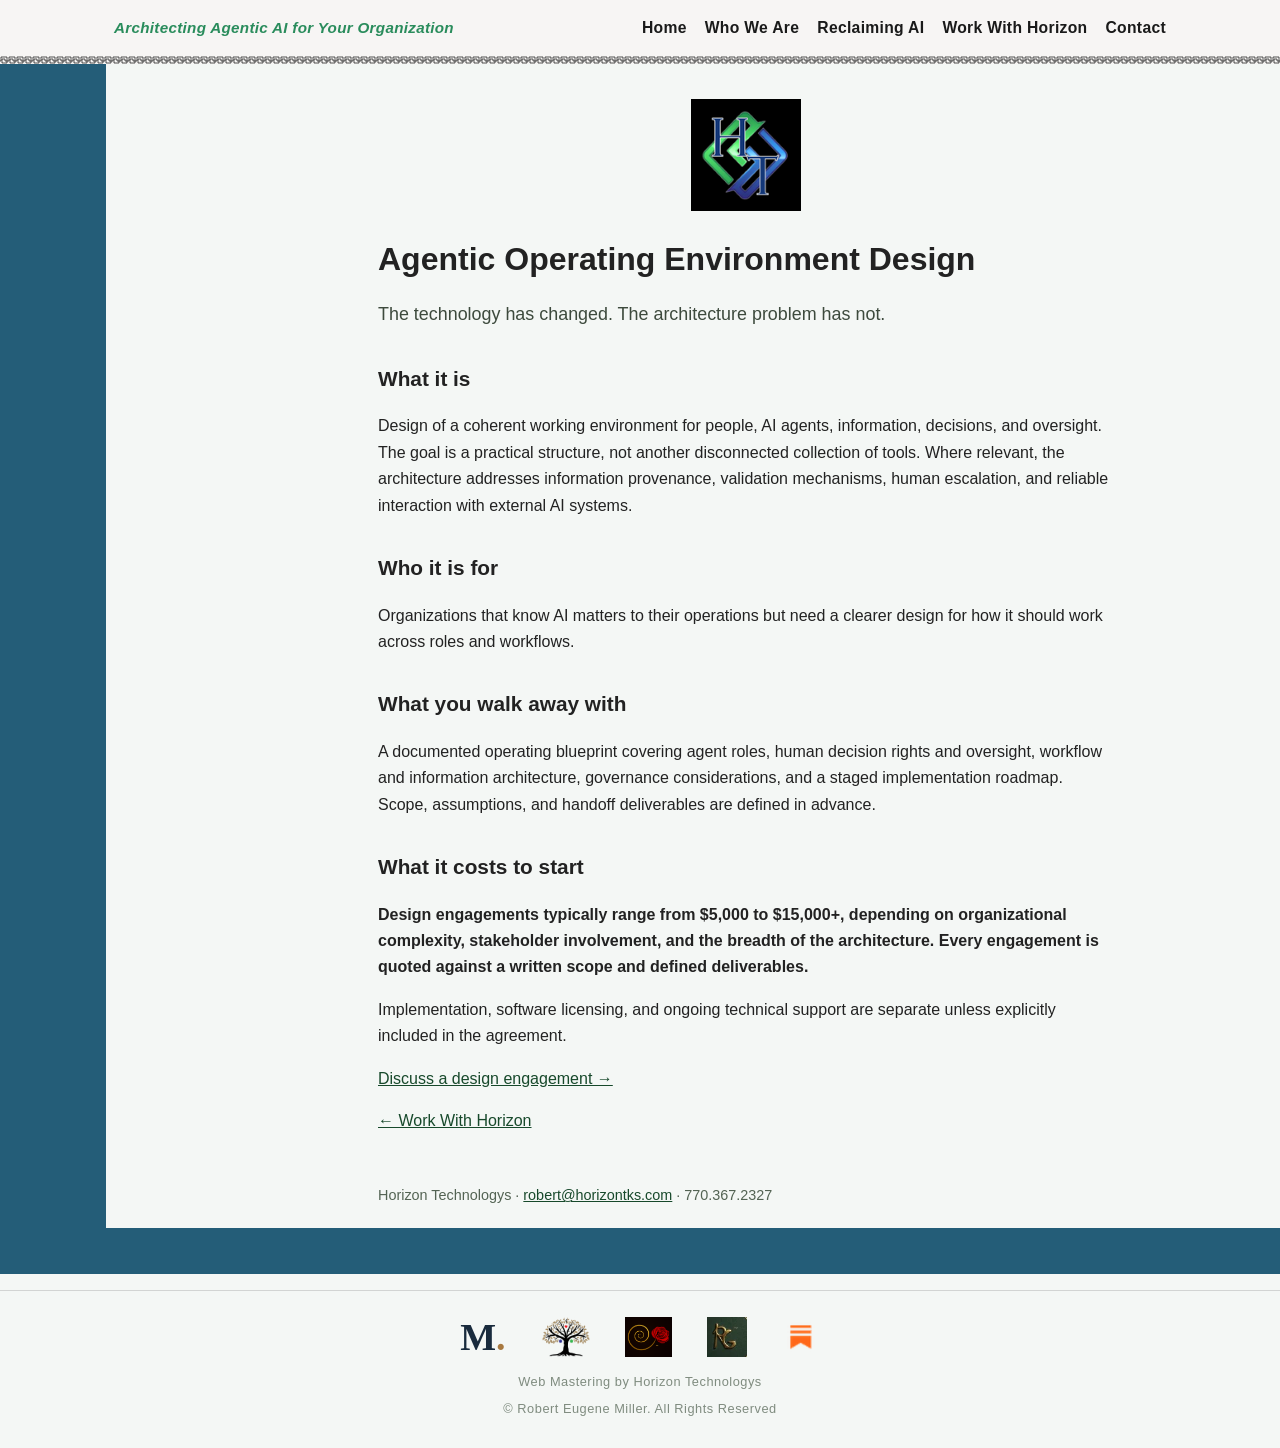
<file: operating-environment-design.html>
<!doctype html><html lang="en"><head><meta charset="utf-8"><meta name="viewport" content="width=device-width,initial-scale=1"><title>Agentic Operating Environment Design | Horizon Technologys</title>
    <link rel="canonical" href="https://horizontks.com/operating-environment-design.html">
    <meta name="description" content="A coherent working environment for people and AI agents — responsibilities, information flow, oversight, and a staged implementation roadmap.">
<meta property="og:type" content="website">
<meta property="og:url" content="https://horizontks.com/operating-environment-design.html">
<meta property="og:title" content="Agentic Operating Environment Design | Horizon Technologys">
<meta property="og:description" content="A coherent working environment for people and AI agents — responsibilities, information flow, oversight, and a staged implementation roadmap.">
<meta property="og:image" content="https://horizontks.com/HTS_Synergy.png">
<style>body{background:#F7F5F4;color:#222;font:16px/1.65 Arial,sans-serif;margin:0}main{max-width:780px;margin:auto;padding:35px 22px 20px}header{text-align:center}img.logo{width:110px;height:auto}nav{margin:20px 0 40px;border-block:1px solid #c6d9c6;padding:12px;text-align:center;line-height:2}nav a{white-space:nowrap}a{color:#17492B}h1{font-size:2rem;line-height:1.2}h2{font-size:1.3rem;margin-top:2rem}section{padding:8px 0;border-bottom:1px solid #c6d9c6}.lead{font-size:1.12rem;color:#3d4a3d}footer{margin-top:50px;font-size:.9rem;color:#536353}
/* Shared navigation: matches the landing page */
.site-nav{background:#F7F5F4;position:sticky;top:0;z-index:100;margin:0;border:0;padding:0;text-align:left;line-height:1.35;font-family:'Segoe UI',Arial,Helvetica,sans-serif}
.site-nav .nav-inner{width:90%;max-width:1100px;margin:0 auto;padding:12px 24px;display:flex;align-items:center;justify-content:space-between;min-height:56px;gap:20px;box-sizing:border-box}
.site-nav .nav-brand{font-weight:700;font-size:.95rem;color:#2a8c5c;font-style:italic;text-decoration:none;letter-spacing:.02em;white-space:normal}
.site-nav .nav-links{list-style:none;display:flex;gap:18px;flex-wrap:wrap;justify-content:flex-end;margin:0;padding:0}
.site-nav .nav-links li{margin:0;padding:0;list-style:none}
.site-nav .nav-links a{color:#1a1a1a;text-decoration:none;font-size:.98rem;font-weight:600;letter-spacing:.02em;white-space:nowrap}
.site-nav .nav-links a:hover,.site-nav .nav-links a.active{color:#3b4db8}
.greek-key-border{display:block;line-height:0;width:100%;position:relative;z-index:99;background:#F7F5F4}
@media(max-width:760px){.site-nav .nav-inner{width:100%;padding:12px 18px;flex-direction:column;gap:10px}.site-nav .nav-links{justify-content:center;gap:10px 18px}.site-nav .nav-brand{text-align:center}}

/* Keep navigation and Greek-key ornament together while scrolling */
.site-sticky-header{position:sticky;top:0;z-index:100;background:#F7F5F4}
.site-sticky-header nav,.site-sticky-header .site-nav{position:relative;top:auto}
.site-sticky-header .greek-key-border{position:relative;z-index:1}
</style><style>
/* Horizon 2.0 consistent architectural frame */
body { background: #F4F7F5; }
.page-frame { width:100%; background:#F4F7F5; border-left:clamp(20px,8.3vw,150px) solid #245D78; border-right:clamp(20px,8.3vw,150px) solid #245D78; border-bottom:46px solid #245D78; }
.page-frame > main { box-sizing:border-box; }
@media(max-width:860px){.page-frame{border-left-width:14px;border-right-width:14px;border-bottom-width:24px}}
@media(max-width:480px){.page-frame{border-left-width:7px;border-right-width:7px;border-bottom-width:14px}}
</style></head><body><div class="site-sticky-header"><nav class="site-nav" aria-label="Site navigation"><div class="nav-inner"><a href="index.html" class="nav-brand">Architecting Agentic AI for Your Organization</a><ul class="nav-links"><li><a href="index.html">Home</a></li><li><a href="whoweare.html">Who We Are</a></li><li><a href="reclaiming-ai.html">Reclaiming AI</a></li><li><a href="work-with-horizon.html">Work With Horizon</a></li><li><a href="contact.html">Contact</a></li></ul></div></nav><div class="greek-key-border" aria-hidden="true">
    <svg width="100%" height="8" xmlns="http://www.w3.org/2000/svg">
      <defs>
        <pattern id="meander" x="0" y="0" width="8" height="8" patternUnits="userSpaceOnUse">
          <path d="M 0,5 H 1 V 1 H 7 V 7 H 2 V 3 H 5 V 5 H 8"
                fill="none" stroke="#1a1a1a" stroke-width="0.75"
                stroke-linecap="square" stroke-linejoin="miter"/>
        </pattern>
      </defs>
      <rect width="100%" height="8" fill="url(#meander)"/>
    </svg>
  </div></div><div class="page-frame"><main><header><img class="logo" src="HTS_Synergy.png" alt="Horizon Technologys"></header><h1>Agentic Operating Environment Design</h1><p class="lead">The technology has changed. The architecture problem has not.</p><h2>What it is</h2><p>Design of a coherent working environment for people, AI agents, information, decisions, and oversight. The goal is a practical structure, not another disconnected collection of tools. Where relevant, the architecture addresses information provenance, validation mechanisms, human escalation, and reliable interaction with external AI systems.</p><h2>Who it is for</h2><p>Organizations that know AI matters to their operations but need a clearer design for how it should work across roles and workflows.</p><h2>What you walk away with</h2><p>A documented operating blueprint covering agent roles, human decision rights and oversight, workflow and information architecture, governance considerations, and a staged implementation roadmap. Scope, assumptions, and handoff deliverables are defined in advance.</p><h2>What it costs to start</h2><p><strong>Design engagements typically range from $5,000 to $15,000+, depending on organizational complexity, stakeholder involvement, and the breadth of the architecture. Every engagement is quoted against a written scope and defined deliverables.</strong></p><p>Implementation, software licensing, and ongoing technical support are separate unless explicitly included in the agreement.</p><p><a href="mailto:robert@horizontks.com?subject=Operating%20Environment%20Design%20Inquiry">Discuss a design engagement →</a></p><p><a href="work-with-horizon.html">← Work With Horizon</a></p><footer>Horizon Technologys · <a href="mailto:robert@horizontks.com">robert@horizontks.com</a> · 770.367.2327</footer></main></div><style>
  .htks-footer { background: transparent; border-top: 1px solid rgba(0, 0, 0, 0.14); margin-top: 1rem; padding: 1.6rem 1rem 1.8rem; text-align: center; font-family: inherit; }
  .htks-footer-row { display: flex; flex-wrap: wrap; justify-content: center; align-items: center; gap: 1.4rem 2.2rem; margin: 0 0 0.9rem; border: 0; padding: 0; }
  .htks-footer-link { display: inline-flex; align-items: center; line-height: 0; }
  .htks-footer-link img { height: 40px; width: auto; display: block; }
  .htks-footer-markham { line-height: 1; text-decoration: none; }
  .htks-markham-word { font-family: Georgia, "Times New Roman", serif; font-size: 38px; font-weight: 700; line-height: 1; color: #192B3D; }
  .htks-markham-dot { color: #A87940; }
  .htks-host-horizontks .htks-item-horizon, .htks-host-markhamideas .htks-item-markham, .htks-host-theryehouse .htks-item-rye, .htks-host-remyrmiller .htks-item-remy, .htks-host-rguytano .htks-item-rguytano { display: none; }
  .htks-footer-credit { margin: 0; font-size: 0.8rem; letter-spacing: 0.04em; opacity: 0.72; }
  .htks-footer-copy { margin: 0.35rem 0 0; font-size: 0.8rem; letter-spacing: 0.04em; opacity: 0.72; }
</style>
<footer class="htks-footer htks-host-horizontks">
  <nav class="htks-footer-row" aria-label="Web Mastering by Horizon Technologys">
    <a class="htks-footer-link htks-item-horizon" href="https://horizontks.com/" title="Horizon Technologys"><img src="/horizon-logo-2026.png" alt="Horizon Technologys" height="40"></a>
    <a class="htks-footer-link htks-footer-markham htks-item-markham" href="https://markhamideas.org/" title="Markham" aria-label="Markham"><span class="htks-markham-word" aria-hidden="true">M<span class="htks-markham-dot">.</span></span></a>
    <a class="htks-footer-link htks-item-rye" href="https://theryehouse.com/" title="The Rye House"><img src="/rye-tree-clean.png" alt="The Rye House" height="40"></a>
    <a class="htks-footer-link htks-item-remy" href="https://rremymiller.com/" title="R Remy Miller"><img src="/remy-spiral-logo.png" alt="R Remy Miller" height="40"></a><a class="htks-footer-link htks-item-rguytano" href="https://rguytano.com/" title="RGuytano"><img src="/rguytano-rg-logo.png" alt="RGuytano" height="40"></a><a class="htks-footer-link htks-item-substack" href="https://remy1miller.substack.com/" title="Substack: Welcome to my Neighborhood"><img src="/substack-glyph.png" alt="Substack" height="40"></a>
  </nav>
  <p class="htks-footer-credit">Web Mastering by Horizon Technologys</p>
  <p class="htks-footer-copy">© Robert Eugene Miller. All Rights Reserved</p>
</footer>
</body></html>
</file>
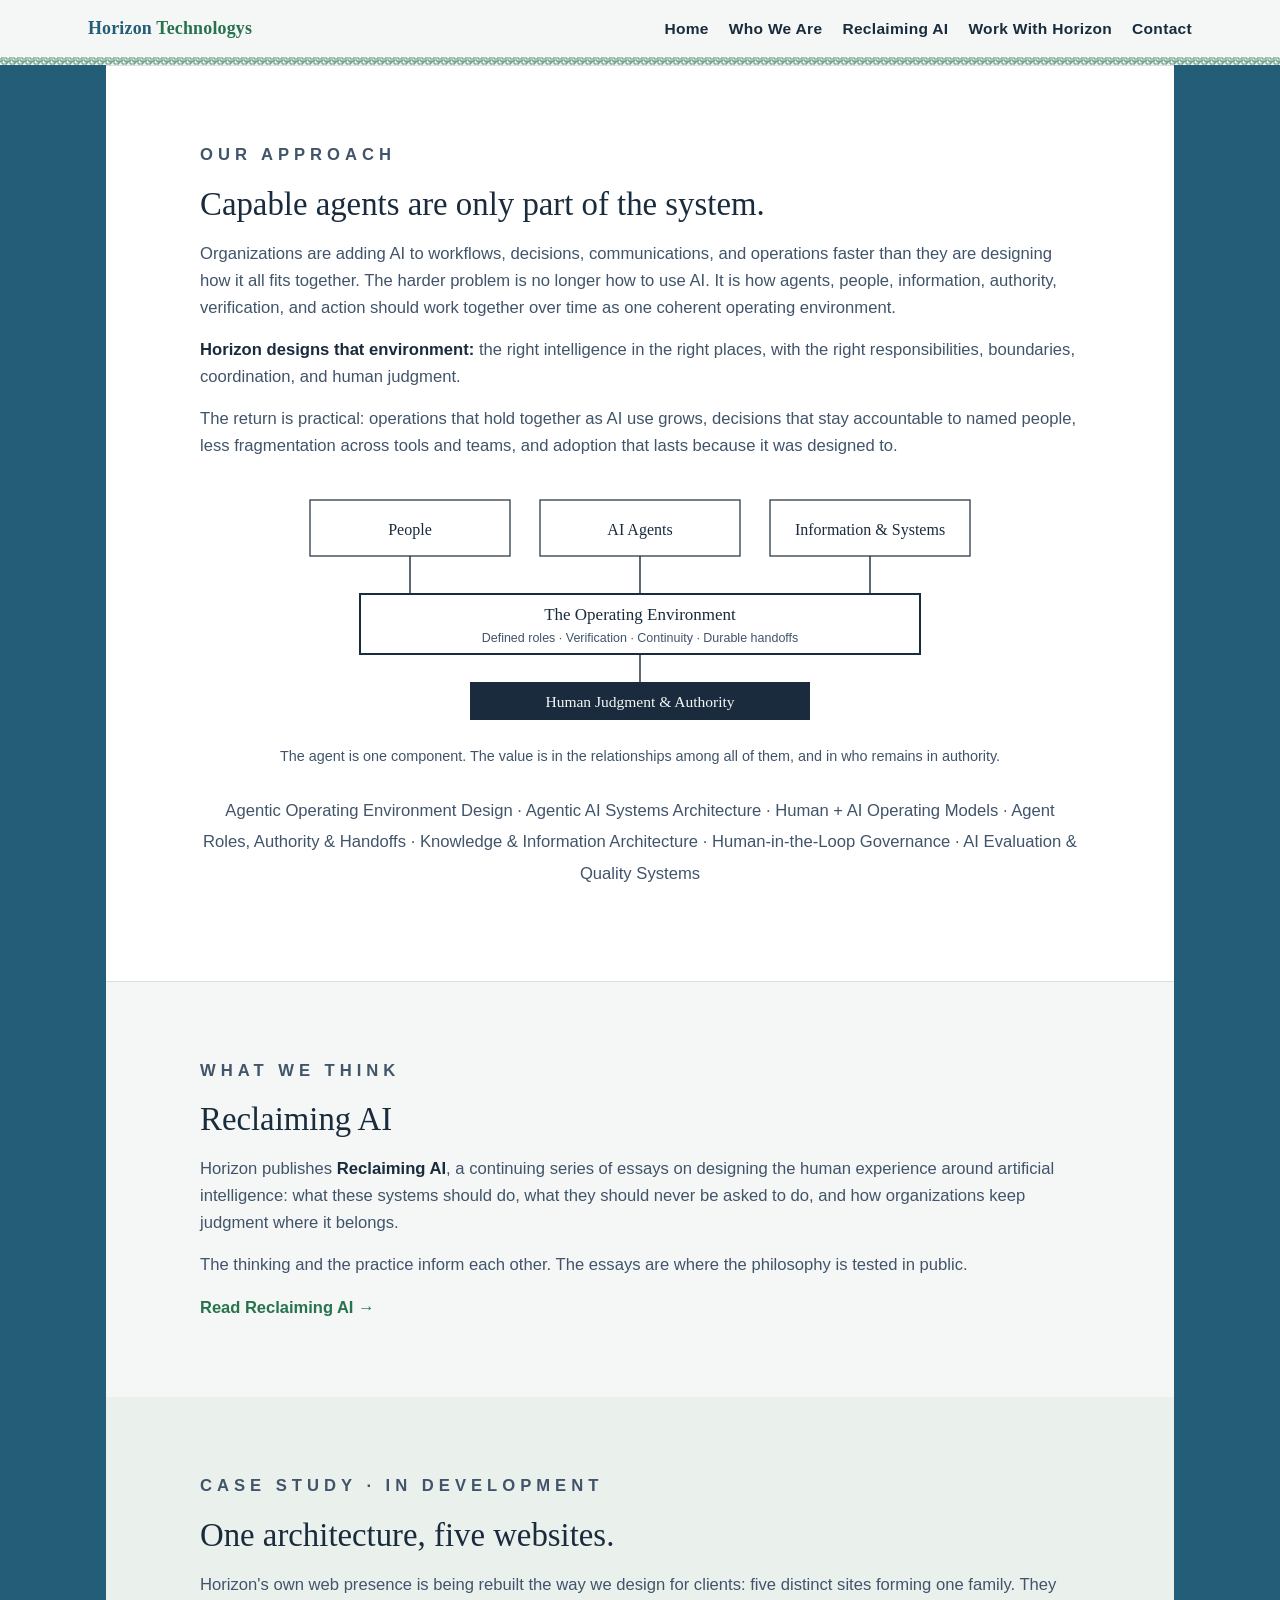
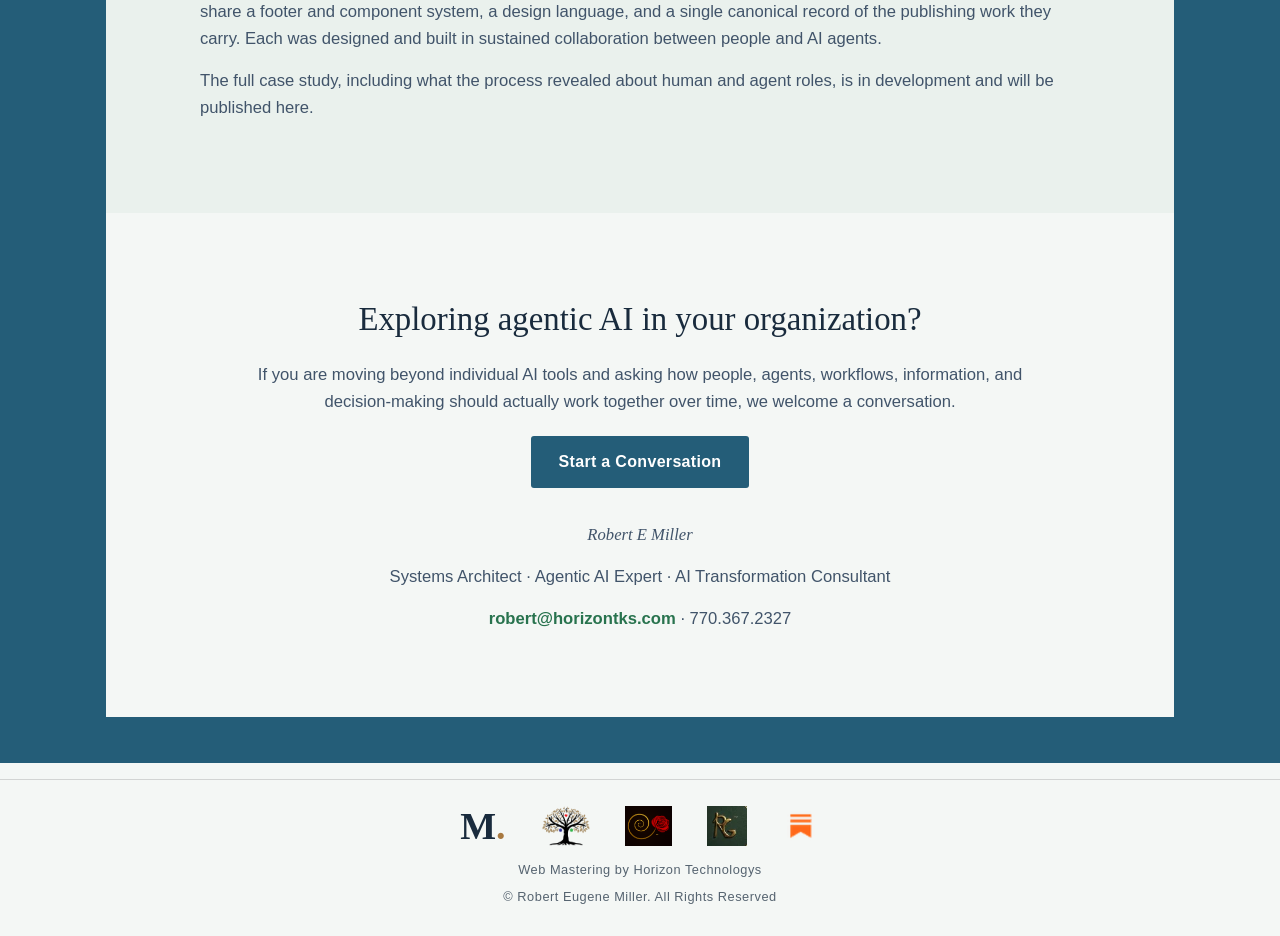
<file: our-approach.html>
<!DOCTYPE html>
<!-- Horizon 2.0 homepage prototype v4. Branch prototype only, not for publication. -->
<html lang="en">
<head>
  <meta charset="UTF-8" />
  <meta name="viewport" content="width=device-width, initial-scale=1.0" />
  <title>Our Approach — Horizon Technologys</title>
  <link rel="canonical" href="https://horizontks.com/">
  <meta name="description" content="Horizon Technologys designs agentic operating environments — the architecture for people, AI agents, information, and decisions working together.">
<meta property="og:type" content="website">
<meta property="og:url" content="https://horizontks.com/">
<meta property="og:title" content="Horizon Technologys — Agentic AI Systems Architecture & AI Transformation">
<meta property="og:description" content="Horizon Technologys designs agentic operating environments — the architecture for people, AI agents, information, and decisions working together.">
<meta property="og:image" content="https://horizontks.com/HTS_Synergy.png">
<script type="application/ld+json">
  {
    "@context": "https://schema.org",
    "@type": "ProfessionalService",
    "name": "Horizon Technologys",
    "url": "https://horizontks.com/",
    "email": "robert@horizontks.com",
    "description": "Horizon Technologys designs agentic operating environments — the architecture for people, AI agents, information, and decisions working together.",
    "founder": { "@type": "Person", "name": "Robert E. Miller" },
    "makesOffer": [
      { "@type": "Offer", "itemOffered": { "@type": "Service", "name": "AI Operating Environment Assessment" } },
      { "@type": "Offer", "itemOffered": { "@type": "Service", "name": "Agentic Operating Environment Design" } },
      { "@type": "Offer", "itemOffered": { "@type": "Service", "name": "AI Whispering & Alignment" } }
    ]
  }
</script>
  <style>
    :root {
      --mist:      #F4F7F5;
      --slate:      #192B3D;
      --slate-soft: #41546A;
      --bronze:     #28734E;
      --horizon-blue: #245D78;
      --horizon-green: #28734E;
      --deep-green: #205D43;
      --sage:       #71806A;
      --sage-tint:  #EAF1ED;
      --line:       #D7E2DC;
      --white:      #FFFFFF;
    }
    *, *::before, *::after { box-sizing: border-box; margin: 0; padding: 0; }
    body {
      background: var(--mist);
      color: var(--slate);
      font-family: 'Segoe UI', Arial, Helvetica, sans-serif;
      font-size: 16.5px;
      line-height: 1.62;
    }
    a { color: var(--bronze); }
    .site-sticky-header { position: sticky; top: 0; z-index: 100; background: var(--mist); }
    nav.site-nav { background: var(--mist); }
    .nav-inner {
      width: 90%; max-width: 1160px; margin: 0 auto; padding: 14px 24px;
      display: flex; align-items: center; justify-content: space-between; gap: 20px;
    }
    .nav-brand {
      font-family: Georgia, 'Times New Roman', serif;
      font-weight: 700; font-size: 1.12rem; color: var(--slate);
      text-decoration: none; letter-spacing: 0.01em; white-space: nowrap;
    }
    .nav-brand { color: var(--horizon-blue); }
    .nav-brand span { color: var(--horizon-green); }
    .nav-links { list-style: none; display: flex; gap: 20px; flex-wrap: wrap; justify-content: flex-end; }
    .nav-links a {
      color: var(--slate); text-decoration: none; font-size: 0.97rem;
      font-weight: 600; letter-spacing: 0.02em;
    }
    .nav-links a:hover { color: var(--horizon-green); }
    .nav-links a.active { color: var(--horizon-blue); text-decoration: underline; text-decoration-color: var(--horizon-green); text-decoration-thickness: 2px; text-underline-offset: 7px; }
    .greek-key-border { display: block; line-height: 0; width: 100%; background: var(--mist); }
    .hero { text-align: center; padding: 34px 24px 25px; max-width: 920px; margin: 0 auto; }
    .hero img.logo { width: 70px; height: 70px; border-radius: 6px; margin-bottom: 15px; }
    .eyebrow {
      letter-spacing: 0.3em; font-size: 0.76rem; font-weight: 700;
      color: var(--bronze); text-transform: uppercase;
    }
    .hero h1 {
      font-family: Georgia, 'Times New Roman', serif; font-weight: 400;
      font-size: 1.02rem; line-height: 1.35; margin: 10px 0 12px; color: var(--slate);
    }
    .hero h1 em { color: var(--horizon-blue); }
    .hero .eyebrow { color: var(--deep-green); letter-spacing: 0.16em; }
    .hero .sub { font-size: 1.16rem; color: var(--slate-soft); max-width: 660px; margin: 0 auto; }
    .cta-row { margin-top: 20px; display: flex; gap: 14px; justify-content: center; flex-wrap: wrap; }
    .btn {
      display: inline-block; padding: 13px 28px; border-radius: 3px;
      text-decoration: none; font-weight: 600; letter-spacing: 0.02em; font-size: 1rem;
    }
    .btn-solid { background: var(--horizon-blue); color: var(--white); }
    .btn-outline { border: 1.5px solid var(--horizon-green); color: var(--deep-green); background: transparent; }
    .paths {
      display: grid; grid-template-columns: repeat(3, 1fr); gap: 16px;
      max-width: 1160px; margin: 0 auto; padding: 0 20px 46px; width: 94%;
    }
    .path { min-width: 0; background: var(--white); border: 1px solid var(--line); border-top: 3px solid var(--slate); padding: 22px 22px 20px; }
    .path h3 { font-family: Georgia, 'Times New Roman', serif; font-size: 1.38rem; letter-spacing: 0.12em; font-weight: 400; }
    .path .offer-name { font-size: 0.8rem; letter-spacing: 0.09em; text-transform: uppercase; color: #087B42; font-weight: 800; margin: 5px 0 9px; }
    .path p { color: var(--slate-soft); font-size: 0.92rem; line-height: 1.5; margin-bottom: 10px; }
    .path p.specialty { font-size: 0.89rem; border-top: 1px solid var(--line); padding-top: 9px; }
    .path a.more { color: var(--bronze); font-weight: 700; text-decoration: none; font-size: 0.93rem; }
    .section { padding: 76px 24px; }
    .section-inner { max-width: 880px; margin: 0 auto; }
    .section h2 { font-family: Georgia, 'Times New Roman', serif; font-weight: 400; font-size: 2.05rem; line-height: 1.25; margin: 14px 0 16px; }
    .section p { color: var(--slate-soft); margin-bottom: 15px; font-size: 1.04rem; }
    .section p strong { color: var(--slate); }
    .band-white { background: var(--white); border-block: 1px solid var(--line); }
    .band-sage { background: var(--sage-tint); }
    .diagram { text-align: center; margin: 30px auto 8px; }
    .diagram svg { max-width: 100%; height: auto; }
    .diagram figcaption { font-size: 0.9rem; color: var(--slate-soft); margin-top: 10px; }
    .practice-line { font-size: 0.92rem; color: var(--sage); text-align: center; margin-top: 26px; line-height: 1.9; }
    a.more { color: var(--bronze); font-weight: 700; text-decoration: none; }
    .closing { text-align: center; padding: 80px 24px 70px; max-width: 820px; margin: 0 auto; }
    .closing h2 { font-family: Georgia, 'Times New Roman', serif; font-weight: 400; font-size: 2.05rem; margin-bottom: 16px; }
    .closing p { color: var(--slate-soft); margin-bottom: 15px; font-size: 1.04rem; }
    .signature { font-family: Georgia, 'Times New Roman', serif; font-style: italic; font-size: 1.35rem; color: var(--slate); margin-top: 34px; }
    .contact-line { color: var(--slate-soft); font-size: 0.98rem; margin-top: 4px; }
    .contact-line a { color: var(--bronze); text-decoration: none; font-weight: 600; }
    @media (max-width: 860px) {
      .paths { grid-template-columns: 1fr; width: auto; }
      .hero h1 { font-size: 1.02rem; }
      .hero { padding: 28px 20px 24px; }
      .nav-inner { flex-direction: column; gap: 10px; }
      .nav-links { justify-content: center; }
      .section { padding: 54px 20px; }
      .closing { padding: 56px 20px 52px; }
    }

    /* Horizon blue-teal architectural frame, matching the primary CTA */
    /* Visible framing belongs to the page itself, not to an outer background. */
    body { background: var(--mist); }
    .page-frame { width: 100%; max-width: none; margin: 0; background: var(--mist);
      border-left: clamp(20px, 8.3vw, 150px) solid var(--horizon-blue);
      border-right: clamp(20px, 8.3vw, 150px) solid var(--horizon-blue);
      border-bottom: 46px solid var(--horizon-blue); }
    .page-frame .band-white { background: var(--white); }
    @media (max-width: 860px) { .page-frame { border-left-width: 14px; border-right-width: 14px; border-bottom-width: 18px; } }
    @media (max-width: 480px) { .page-frame { border-left-width: 7px; border-right-width: 7px; border-bottom-width: 12px; } }
  </style>
</head>
<body>
  <div class="site-sticky-header">
    <nav class="site-nav" aria-label="Site navigation">
      <div class="nav-inner">
        <a href="index.html" class="nav-brand">Horizon <span>Technologys</span></a>
        <ul class="nav-links">
          <li><a href="index.html" >Home</a></li>
          <li><a href="whoweare.html">Who We Are</a></li>
          <li><a href="reclaiming-ai.html">Reclaiming AI</a></li>
          <li><a href="work-with-horizon.html">Work With Horizon</a></li>
          <li><a href="contact.html">Contact</a></li>
        </ul>
      </div>
    </nav>
    <div class="greek-key-border" aria-hidden="true">
      <svg width="100%" height="8" xmlns="http://www.w3.org/2000/svg">
        <defs>
          <pattern id="meander" x="0" y="0" width="8" height="8" patternUnits="userSpaceOnUse">
            <path d="M 0,5 H 1 V 1 H 7 V 7 H 2 V 3 H 5 V 5 H 8" fill="none" stroke="#28734E" stroke-width="0.75" stroke-linecap="square" stroke-linejoin="miter"/>
          </pattern>
        </defs>
        <rect width="100%" height="8" fill="url(#meander)"/>
      </svg>
    </div>
  </div>

  <main class="page-frame">
  <section class="section band-white" id="approach">
    <div class="section-inner">
      <p class="eyebrow">Our Approach</p>
      <h2>Capable agents are only part of the system.</h2>
      <p>Organizations are adding AI to workflows, decisions, communications, and operations faster than they are designing how it all fits together. The harder problem is no longer how to use AI. It is how agents, people, information, authority, verification, and action should work together over time as one coherent operating environment.</p>
      <p><strong>Horizon designs that environment:</strong> the right intelligence in the right places, with the right responsibilities, boundaries, coordination, and human judgment.</p>
      <p>The return is practical: operations that hold together as AI use grows, decisions that stay accountable to named people, less fragmentation across tools and teams, and adoption that lasts because it was designed to.</p>
      <figure class="diagram">
        <svg width="680" height="238" viewBox="0 0 680 238" xmlns="http://www.w3.org/2000/svg" role="img" aria-label="Diagram: people, AI agents, and information and systems working within an operating environment grounded in human judgment and authority">
          <g font-family="Georgia, 'Times New Roman', serif" font-size="16" fill="#192B3D" text-anchor="middle">
            <rect x="10" y="10" width="200" height="56" fill="#FFFFFF" stroke="#192B3D" stroke-width="1.2"/>
            <text x="110" y="45">People</text>
            <rect x="240" y="10" width="200" height="56" fill="#FFFFFF" stroke="#192B3D" stroke-width="1.2"/>
            <text x="340" y="45">AI Agents</text>
            <rect x="470" y="10" width="200" height="56" fill="#FFFFFF" stroke="#192B3D" stroke-width="1.2"/>
            <text x="570" y="45">Information &amp; Systems</text>
          </g>
          <g stroke="#192B3D" stroke-width="1.4">
            <line x1="110" y1="66" x2="110" y2="104"/>
            <line x1="340" y1="66" x2="340" y2="104"/>
            <line x1="570" y1="66" x2="570" y2="104"/>
          </g>
          <rect x="60" y="104" width="560" height="60" fill="#FFFFFF" stroke="#192B3D" stroke-width="2"/>
          <text x="340" y="130" text-anchor="middle" font-family="Georgia, 'Times New Roman', serif" font-size="17" fill="#192B3D">The Operating Environment</text>
          <text x="340" y="152" text-anchor="middle" font-family="'Segoe UI', Arial, sans-serif" font-size="12.5" fill="#41546A">Defined roles · Verification · Continuity · Durable handoffs</text>
          <line x1="340" y1="164" x2="340" y2="192" stroke="#192B3D" stroke-width="1.4"/>
          <rect x="170" y="192" width="340" height="38" fill="#192B3D"/>
          <text x="340" y="217" text-anchor="middle" font-family="Georgia, 'Times New Roman', serif" font-size="15.5" fill="#F4F7F5">Human Judgment &amp; Authority</text>
        </svg>
        <figcaption>The agent is one component. The value is in the relationships among all of them, and in who remains in authority.</figcaption>
      </figure>
      <p class="practice-line">Agentic Operating Environment Design · Agentic AI Systems Architecture · Human + AI Operating Models · Agent Roles, Authority &amp; Handoffs · Knowledge &amp; Information Architecture · Human-in-the-Loop Governance · AI Evaluation &amp; Quality Systems</p>
    </div>
  </section>

  <section class="section">
    <div class="section-inner">
      <p class="eyebrow">What We Think</p>
      <h2>Reclaiming AI</h2>
      <p>Horizon publishes <strong>Reclaiming AI</strong>, a continuing series of essays on designing the human experience around artificial intelligence: what these systems should do, what they should never be asked to do, and how organizations keep judgment where it belongs.</p>
      <p>The thinking and the practice inform each other. The essays are where the philosophy is tested in public.</p>
      <a class="more" href="reclaiming-ai.html">Read Reclaiming AI →</a>
    </div>
  </section>

  <section class="section band-sage">
    <div class="section-inner">
      <p class="eyebrow">Case Study · In Development</p>
      <h2>One architecture, five websites.</h2>
      <p>Horizon's own web presence is being rebuilt the way we design for clients: five distinct sites forming one family. They share a footer and component system, a design language, and a single canonical record of the publishing work they carry. Each was designed and built in sustained collaboration between people and AI agents.</p>
      <p>The full case study, including what the process revealed about human and agent roles, is in development and will be published here.</p>
    </div>
  </section>

  <section class="closing">
    <h2>Exploring agentic AI in your organization?</h2>
    <p>If you are moving beyond individual AI tools and asking how people, agents, workflows, information, and decision-making should actually work together over time, we welcome a conversation.</p>
    <div class="cta-row">
      <a class="btn btn-solid" href="mailto:robert@horizontks.com?subject=Conversation%20with%20Horizon">Start a Conversation</a>
    </div>
    <p class="signature">Robert E Miller</p>
    <p class="contact-line">Systems Architect · Agentic AI Expert · AI Transformation Consultant</p>
    <p class="contact-line"><a href="mailto:robert@horizontks.com">robert@horizontks.com</a> · 770.367.2327</p>
  </section>

  </main>
  <style>
  .htks-footer { background: transparent; border-top: 1px solid rgba(0, 0, 0, 0.14); margin-top: 1rem; padding: 1.6rem 1rem 1.8rem; text-align: center; font-family: inherit; }
  .htks-footer-row { display: flex; flex-wrap: wrap; justify-content: center; align-items: center; gap: 1.4rem 2.2rem; margin: 0 0 0.9rem; border: 0; padding: 0; }
  .htks-footer-link { display: inline-flex; align-items: center; line-height: 0; }
  .htks-footer-link img { height: 40px; width: auto; display: block; }
  .htks-footer-markham { line-height: 1; text-decoration: none; }
  .htks-markham-word { font-family: Georgia, "Times New Roman", serif; font-size: 38px; font-weight: 700; line-height: 1; color: #192B3D; }
  .htks-markham-dot { color: #A87940; }
  .htks-host-horizontks .htks-item-horizon, .htks-host-markhamideas .htks-item-markham, .htks-host-theryehouse .htks-item-rye, .htks-host-remyrmiller .htks-item-remy, .htks-host-rguytano .htks-item-rguytano { display: none; }
  .htks-footer-credit { margin: 0; font-size: 0.8rem; letter-spacing: 0.04em; opacity: 0.72; }
  .htks-footer-copy { margin: 0.35rem 0 0; font-size: 0.8rem; letter-spacing: 0.04em; opacity: 0.72; }
</style>
<footer class="htks-footer htks-host-horizontks">
  <nav class="htks-footer-row" aria-label="Web Mastering by Horizon Technologys">
    <a class="htks-footer-link htks-item-horizon" href="https://horizontks.com/" title="Horizon Technologys"><img src="/horizon-logo-2026.png" alt="Horizon Technologys" height="40"></a>
    <a class="htks-footer-link htks-footer-markham htks-item-markham" href="https://markhamideas.org/" title="Markham" aria-label="Markham"><span class="htks-markham-word" aria-hidden="true">M<span class="htks-markham-dot">.</span></span></a>
    <a class="htks-footer-link htks-item-rye" href="https://theryehouse.com/" title="The Rye House"><img src="/rye-tree-clean.png" alt="The Rye House" height="40"></a>
    <a class="htks-footer-link htks-item-remy" href="https://rremymiller.com/" title="R Remy Miller"><img src="/remy-spiral-logo.png" alt="R Remy Miller" height="40"></a><a class="htks-footer-link htks-item-rguytano" href="https://rguytano.com/" title="RGuytano"><img src="/rguytano-rg-logo.png" alt="RGuytano" height="40"></a><a class="htks-footer-link htks-item-substack" href="https://remy1miller.substack.com/" title="Substack: Welcome to my Neighborhood"><img src="/substack-glyph.png" alt="Substack" height="40"></a>
  </nav>
  <p class="htks-footer-credit">Web Mastering by Horizon Technologys</p>
  <p class="htks-footer-copy">© Robert Eugene Miller. All Rights Reserved</p>
</footer>
</body>
</html>
</file>
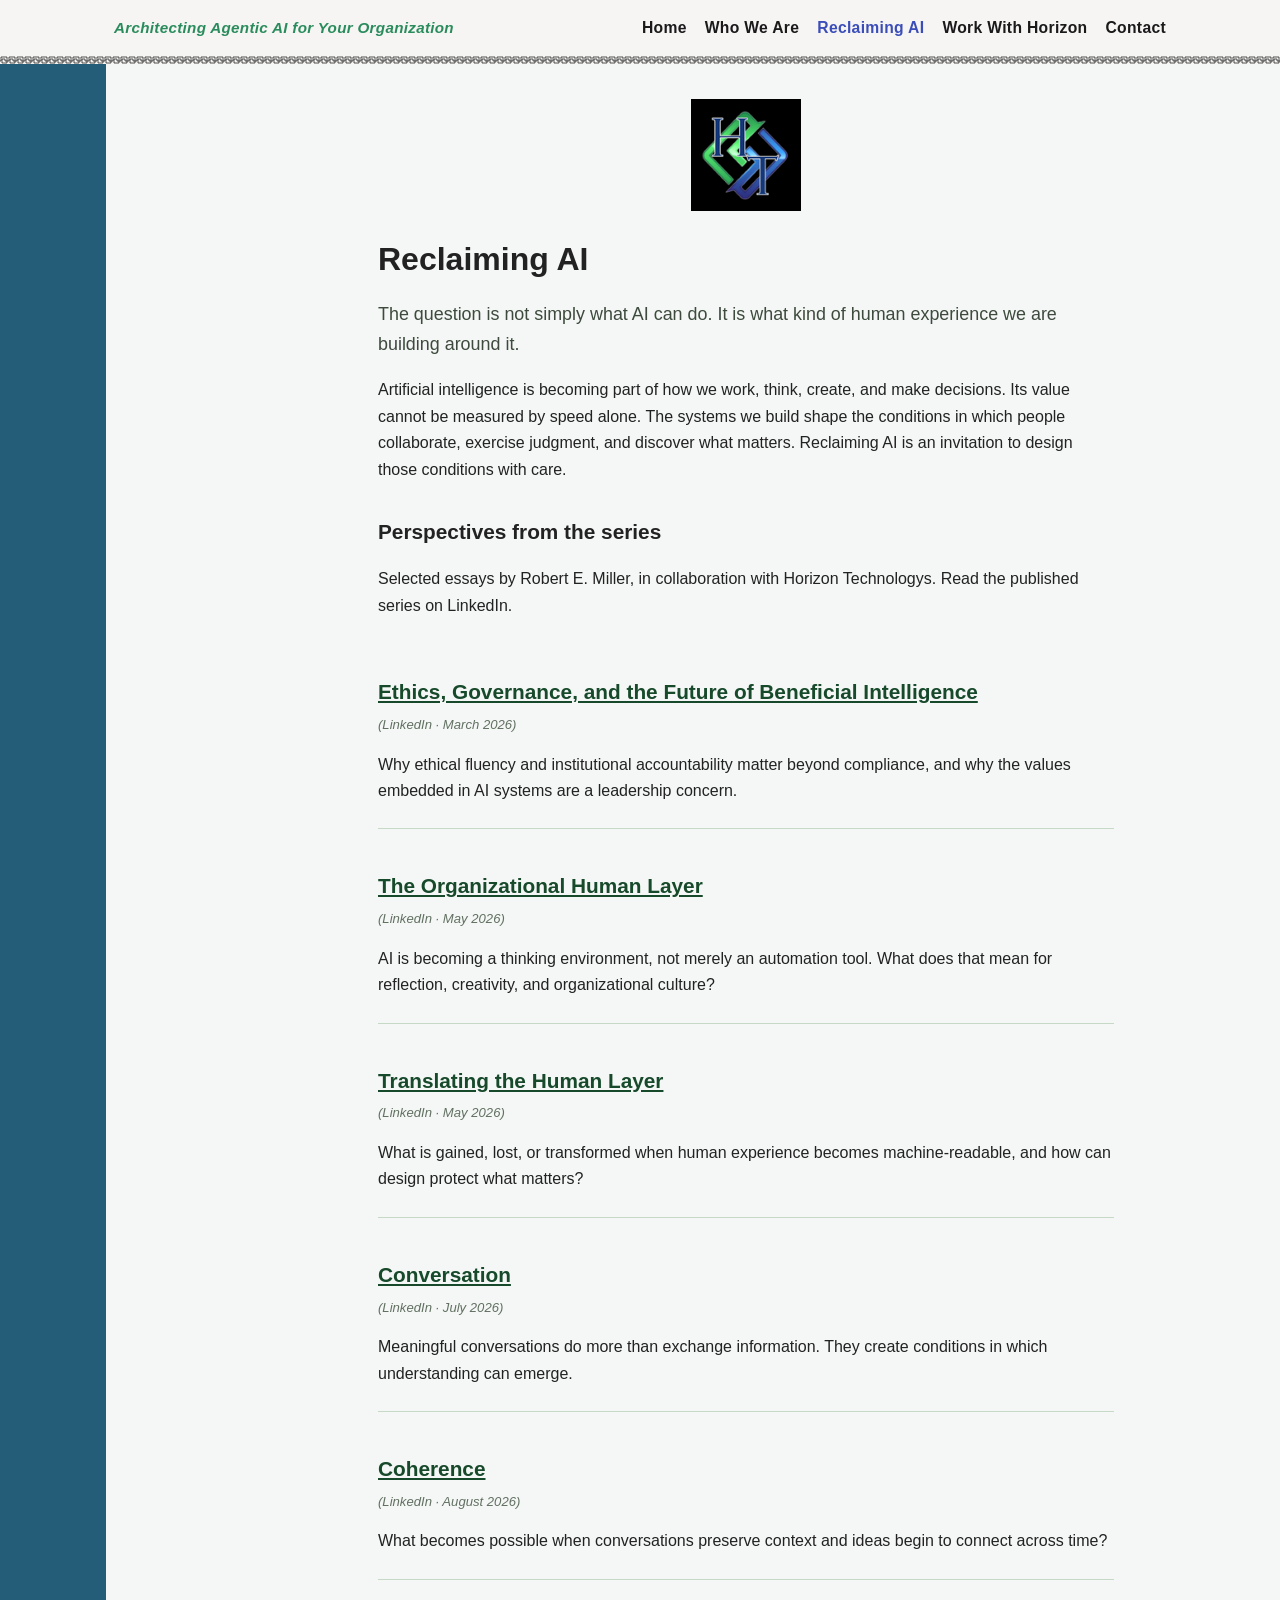
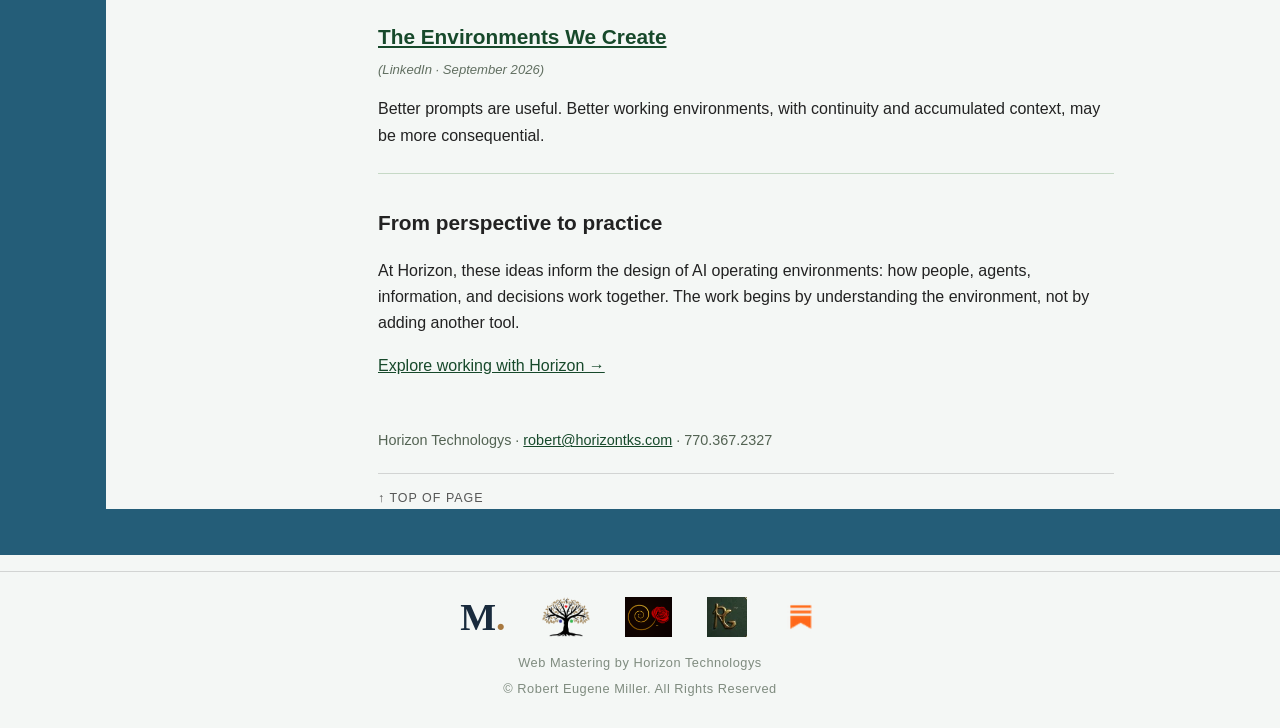
<file: reclaiming-ai.html>
<!doctype html><html lang="en"><head><meta charset="utf-8"><meta name="viewport" content="width=device-width,initial-scale=1"><title>Reclaiming AI | Horizon Technologys</title>
    <link rel="canonical" href="https://horizontks.com/reclaiming-ai.html">
    <meta name="description" content="Essays by Robert E. Miller on designing the human experience around artificial intelligence — from automation to collaboration.">
<meta property="og:type" content="website">
<meta property="og:url" content="https://horizontks.com/reclaiming-ai.html">
<meta property="og:title" content="Reclaiming AI | Horizon Technologys">
<meta property="og:description" content="Essays by Robert E. Miller on designing the human experience around artificial intelligence — from automation to collaboration.">
<meta property="og:image" content="https://horizontks.com/HTS_Synergy.png">
<style>body{background:#F7F5F4;color:#222;font:16px/1.65 Arial,sans-serif;margin:0}main{max-width:780px;margin:auto;padding:35px 22px 0px}header{text-align:center}img.logo{width:110px;height:auto}nav{margin:20px 0 40px;border-block:1px solid #c6d9c6;padding:12px;text-align:center;line-height:2}nav a{white-space:nowrap}a{color:#17492B}h1{font-size:2rem;line-height:1.2}h2{font-size:1.3rem;margin-top:2rem}section{padding:8px 0;border-bottom:1px solid #c6d9c6}.lead{font-size:1.12rem;color:#3d4a3d}p.article-meta{font-size:.82rem;color:#627062;margin:-.8rem 0 .8rem;font-style:italic}footer{margin-top:50px;font-size:.9rem;color:#536353}
/* Shared navigation: matches the landing page */
.site-nav{background:#F7F5F4;position:sticky;top:0;z-index:100;margin:0;border:0;padding:0;text-align:left;line-height:1.35;font-family:'Segoe UI',Arial,Helvetica,sans-serif}
.site-nav .nav-inner{width:90%;max-width:1100px;margin:0 auto;padding:12px 24px;display:flex;align-items:center;justify-content:space-between;min-height:56px;gap:20px;box-sizing:border-box}
.site-nav .nav-brand{font-weight:700;font-size:.95rem;color:#2a8c5c;font-style:italic;text-decoration:none;letter-spacing:.02em;white-space:normal}
.site-nav .nav-links{list-style:none;display:flex;gap:18px;flex-wrap:wrap;justify-content:flex-end;margin:0;padding:0}
.site-nav .nav-links li{margin:0;padding:0;list-style:none}
.site-nav .nav-links a{color:#1a1a1a;text-decoration:none;font-size:.98rem;font-weight:600;letter-spacing:.02em;white-space:nowrap}
.site-nav .nav-links a:hover,.site-nav .nav-links a.active{color:#3b4db8}
.greek-key-border{display:block;line-height:0;width:100%;position:relative;z-index:99;background:#F7F5F4}
@media(max-width:760px){.site-nav .nav-inner{width:100%;padding:12px 18px;flex-direction:column;gap:10px}.site-nav .nav-links{justify-content:center;gap:10px 18px}.site-nav .nav-brand{text-align:center}}

/* Keep navigation and Greek-key ornament together while scrolling */
.site-sticky-header{position:sticky;top:0;z-index:100;background:#F7F5F4}
.site-sticky-header nav,.site-sticky-header .site-nav{position:relative;top:auto}
.site-sticky-header .greek-key-border{position:relative;z-index:1}
</style><style>
/* Horizon 2.0 consistent architectural frame */
body { background: #F4F7F5; }
.page-frame { width:100%; background:#F4F7F5; border-left:clamp(20px,8.3vw,150px) solid #245D78; border-right:clamp(20px,8.3vw,150px) solid #245D78; border-bottom:46px solid #245D78; }
.page-frame > main { box-sizing:border-box; }
@media(max-width:860px){.page-frame{border-left-width:14px;border-right-width:14px;border-bottom-width:24px}}
@media(max-width:480px){.page-frame{border-left-width:7px;border-right-width:7px;border-bottom-width:14px}}
</style></head><body><div class="site-sticky-header"><nav class="site-nav" aria-label="Site navigation"><div class="nav-inner"><a href="index.html" class="nav-brand">Architecting Agentic AI for Your Organization</a><ul class="nav-links"><li><a href="index.html">Home</a></li><li><a href="whoweare.html">Who We Are</a></li><li><a href="reclaiming-ai.html" class="active" aria-current="page">Reclaiming AI</a></li><li><a href="work-with-horizon.html">Work With Horizon</a></li><li><a href="contact.html">Contact</a></li></ul></div></nav><div class="greek-key-border" aria-hidden="true">
    <svg width="100%" height="8" xmlns="http://www.w3.org/2000/svg">
      <defs>
        <pattern id="meander" x="0" y="0" width="8" height="8" patternUnits="userSpaceOnUse">
          <path d="M 0,5 H 1 V 1 H 7 V 7 H 2 V 3 H 5 V 5 H 8"
                fill="none" stroke="#1a1a1a" stroke-width="0.75"
                stroke-linecap="square" stroke-linejoin="miter"/>
        </pattern>
      </defs>
      <rect width="100%" height="8" fill="url(#meander)"/>
    </svg>
  </div></div><div class="page-frame"><main id="page-top"><header><img class="logo" src="HTS_Synergy.png" alt="Horizon Technologys"></header><h1>Reclaiming AI</h1>
<p class="lead">The question is not simply what AI can do. It is what kind of human experience we are building around it.</p>
<p>Artificial intelligence is becoming part of how we work, think, create, and make decisions. Its value cannot be measured by speed alone. The systems we build shape the conditions in which people collaborate, exercise judgment, and discover what matters. Reclaiming AI is an invitation to design those conditions with care.</p>
<h2>Perspectives from the series</h2>
<p>Selected essays by Robert E. Miller, in collaboration with Horizon Technologys. Read the published series on LinkedIn.</p>
<section><h2><a href="https://www.linkedin.com/pulse/reclaiming-ai-ethics-governance-future-beneficial-robert-e-miller-wj3le">Ethics, Governance, and the Future of Beneficial Intelligence</a></h2><p class="article-meta">(LinkedIn · March 2026)</p><p>Why ethical fluency and institutional accountability matter beyond compliance, and why the values embedded in AI systems are a leadership concern.</p></section>
<section><h2><a href="https://www.linkedin.com/pulse/reclaiming-ai-article-9-organizational-human-layer-robert-e-miller-s5jse/">The Organizational Human Layer</a></h2><p class="article-meta">(LinkedIn · May 2026)</p><p>AI is becoming a thinking environment, not merely an automation tool. What does that mean for reflection, creativity, and organizational culture?</p></section>
<section><h2><a href="https://www.linkedin.com/pulse/reclaiming-ai-article-8-translating-human-layer-robert-e-miller-aoule/">Translating the Human Layer</a></h2><p class="article-meta">(LinkedIn · May 2026)</p><p>What is gained, lost, or transformed when human experience becomes machine-readable, and how can design protect what matters?</p></section>
<section><h2><a href="https://www.linkedin.com/pulse/reclaiming-ai-article-13-conversation-robert-e-miller-jrcve/">Conversation</a></h2><p class="article-meta">(LinkedIn · July 2026)</p><p>Meaningful conversations do more than exchange information. They create conditions in which understanding can emerge.</p></section>
<section><h2><a href="https://www.linkedin.com/pulse/reclaiming-ai-article-14-coherence-robert-e-miller-xywhe/">Coherence</a></h2><p class="article-meta">(LinkedIn · August 2026)</p><p>What becomes possible when conversations preserve context and ideas begin to connect across time?</p></section>
<section><h2><a href="https://www.linkedin.com/pulse/reclaiming-ai-article-15-environments-we-create-robert-e-miller-td8he">The Environments We Create</a></h2><p class="article-meta">(LinkedIn · September 2026)</p><p>Better prompts are useful. Better working environments, with continuity and accumulated context, may be more consequential.</p></section>
<h2>From perspective to practice</h2>
<p>At Horizon, these ideas inform the design of AI operating environments: how people, agents, information, and decisions work together. The work begins by understanding the environment, not by adding another tool.</p>
<p><a href="work-with-horizon.html">Explore working with Horizon →</a></p><footer>Horizon Technologys · <a href="mailto:robert@horizontks.com">robert@horizontks.com</a> · 770.367.2327</footer><p class="htks-top"><a href="#page-top">↑ Top of page</a></p></main></div><style>
  .htks-top { margin: 20px 0 0; padding-top: 14px; border-top: 1px solid rgba(0, 0, 0, 0.14); font-size: 0.78rem; letter-spacing: 0.08em; text-transform: uppercase; } .htks-top a { color: inherit; opacity: 0.75; text-decoration: none; } .htks-top a:hover { text-decoration: underline; } .htks-footer { background: transparent; border-top: 1px solid rgba(0, 0, 0, 0.14); margin-top: 1rem; padding: 1.6rem 1rem 1.8rem; text-align: center; font-family: inherit; }
  .htks-footer-row { display: flex; flex-wrap: wrap; justify-content: center; align-items: center; gap: 1.4rem 2.2rem; margin: 0 0 0.9rem; border: 0; padding: 0; }
  .htks-footer-link { display: inline-flex; align-items: center; line-height: 0; }
  .htks-footer-link img { height: 40px; width: auto; display: block; }
  .htks-footer-markham { line-height: 1; text-decoration: none; }
  .htks-markham-word { font-family: Georgia, "Times New Roman", serif; font-size: 38px; font-weight: 700; line-height: 1; color: #192B3D; }
  .htks-markham-dot { color: #A87940; }
  .htks-host-horizontks .htks-item-horizon, .htks-host-markhamideas .htks-item-markham, .htks-host-theryehouse .htks-item-rye, .htks-host-remyrmiller .htks-item-remy, .htks-host-rguytano .htks-item-rguytano { display: none; }
  .htks-footer-credit { margin: 0; font-size: 0.8rem; letter-spacing: 0.04em; opacity: 0.72; }
  .htks-footer-copy { margin: 0.35rem 0 0; font-size: 0.8rem; letter-spacing: 0.04em; opacity: 0.72; }
</style>
<footer class="htks-footer htks-host-horizontks">
  <nav class="htks-footer-row" aria-label="Web Mastering by Horizon Technologys">
    <a class="htks-footer-link htks-item-horizon" href="https://horizontks.com/" title="Horizon Technologys"><img src="/horizon-logo-2026.png" alt="Horizon Technologys" height="40"></a>
    <a class="htks-footer-link htks-footer-markham htks-item-markham" href="https://markhamideas.org/" title="Markham" aria-label="Markham"><span class="htks-markham-word" aria-hidden="true">M<span class="htks-markham-dot">.</span></span></a>
    <a class="htks-footer-link htks-item-rye" href="https://theryehouse.com/" title="The Rye House"><img src="/rye-tree-clean.png" alt="The Rye House" height="40"></a>
    <a class="htks-footer-link htks-item-remy" href="https://rremymiller.com/" title="R Remy Miller"><img src="/remy-spiral-logo.png" alt="R Remy Miller" height="40"></a><a class="htks-footer-link htks-item-rguytano" href="https://rguytano.com/" title="RGuytano"><img src="/rguytano-rg-logo.png" alt="RGuytano" height="40"></a><a class="htks-footer-link htks-item-substack" href="https://remy1miller.substack.com/" title="Substack: Welcome to my Neighborhood"><img src="/substack-glyph.png" alt="Substack" height="40"></a>
  </nav>
  <p class="htks-footer-credit">Web Mastering by Horizon Technologys</p>
  <p class="htks-footer-copy">© Robert Eugene Miller. All Rights Reserved</p>
</footer>
</body></html>
</file>
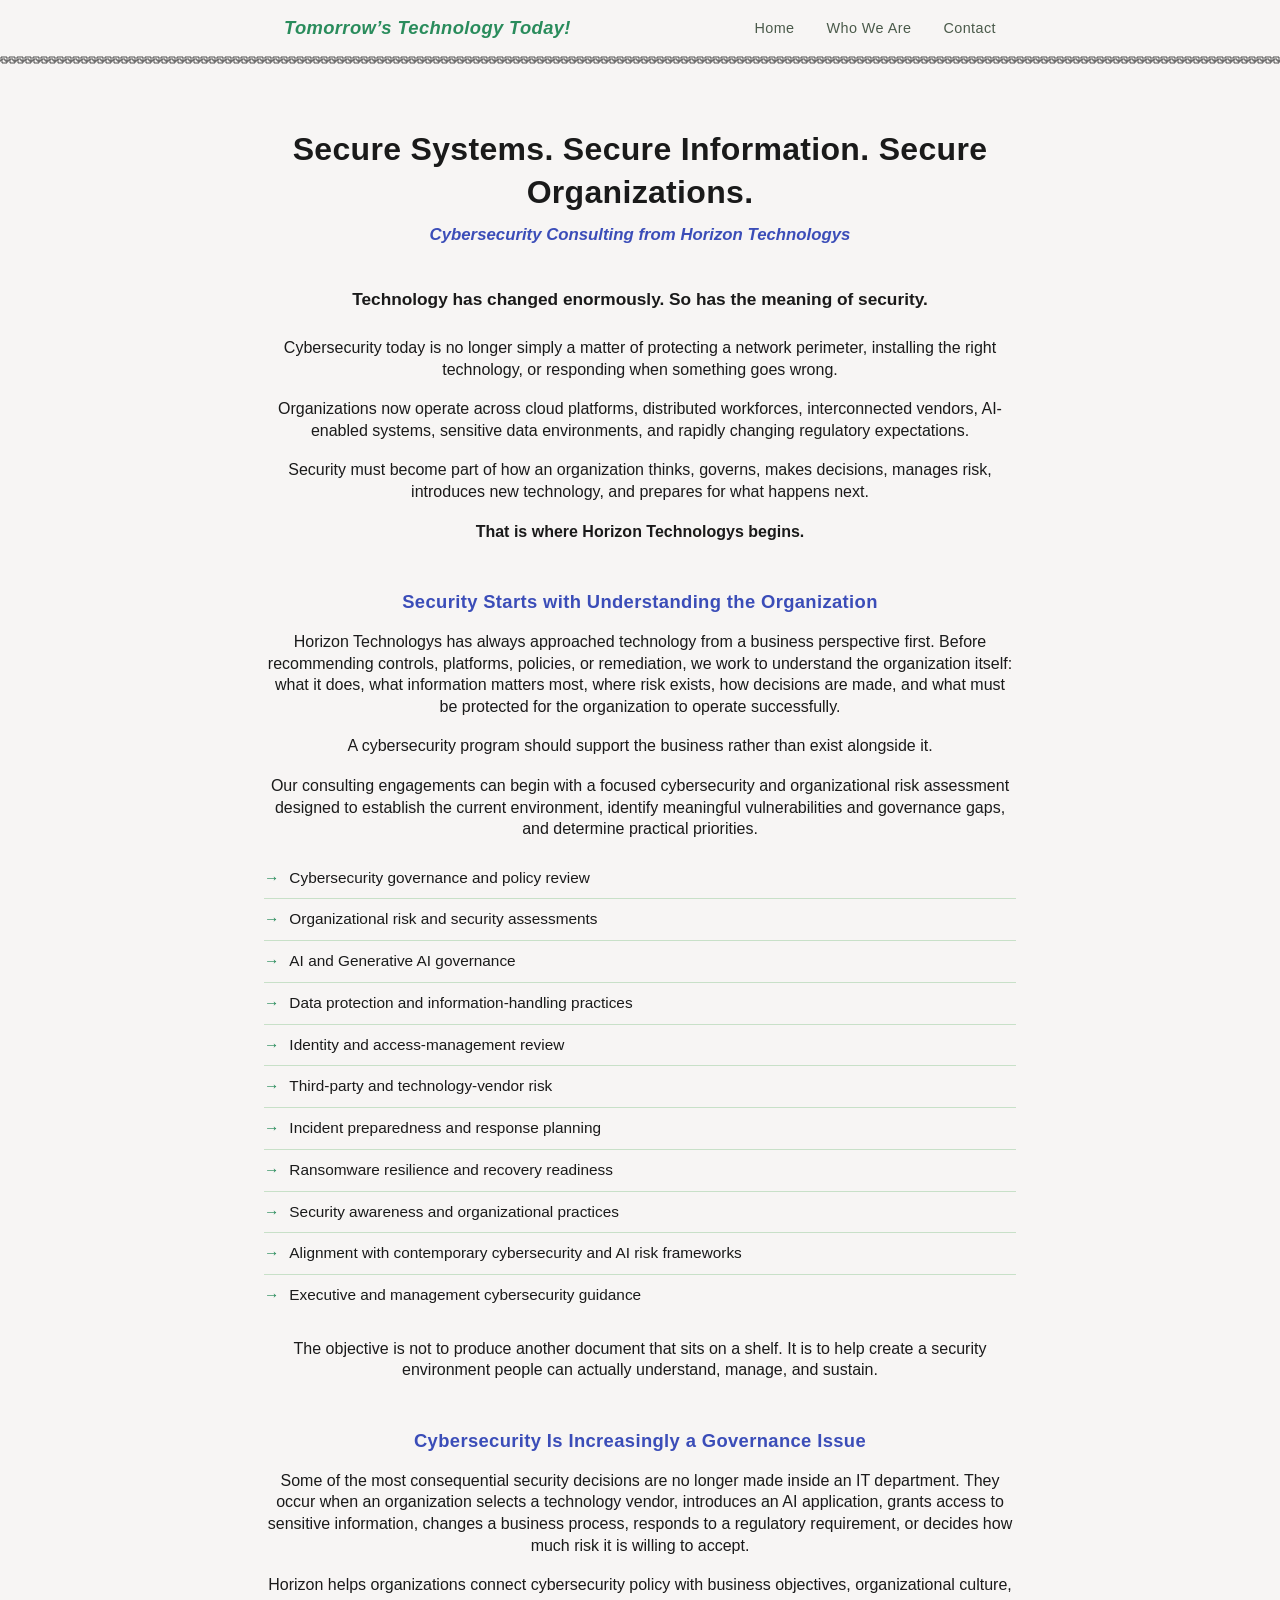
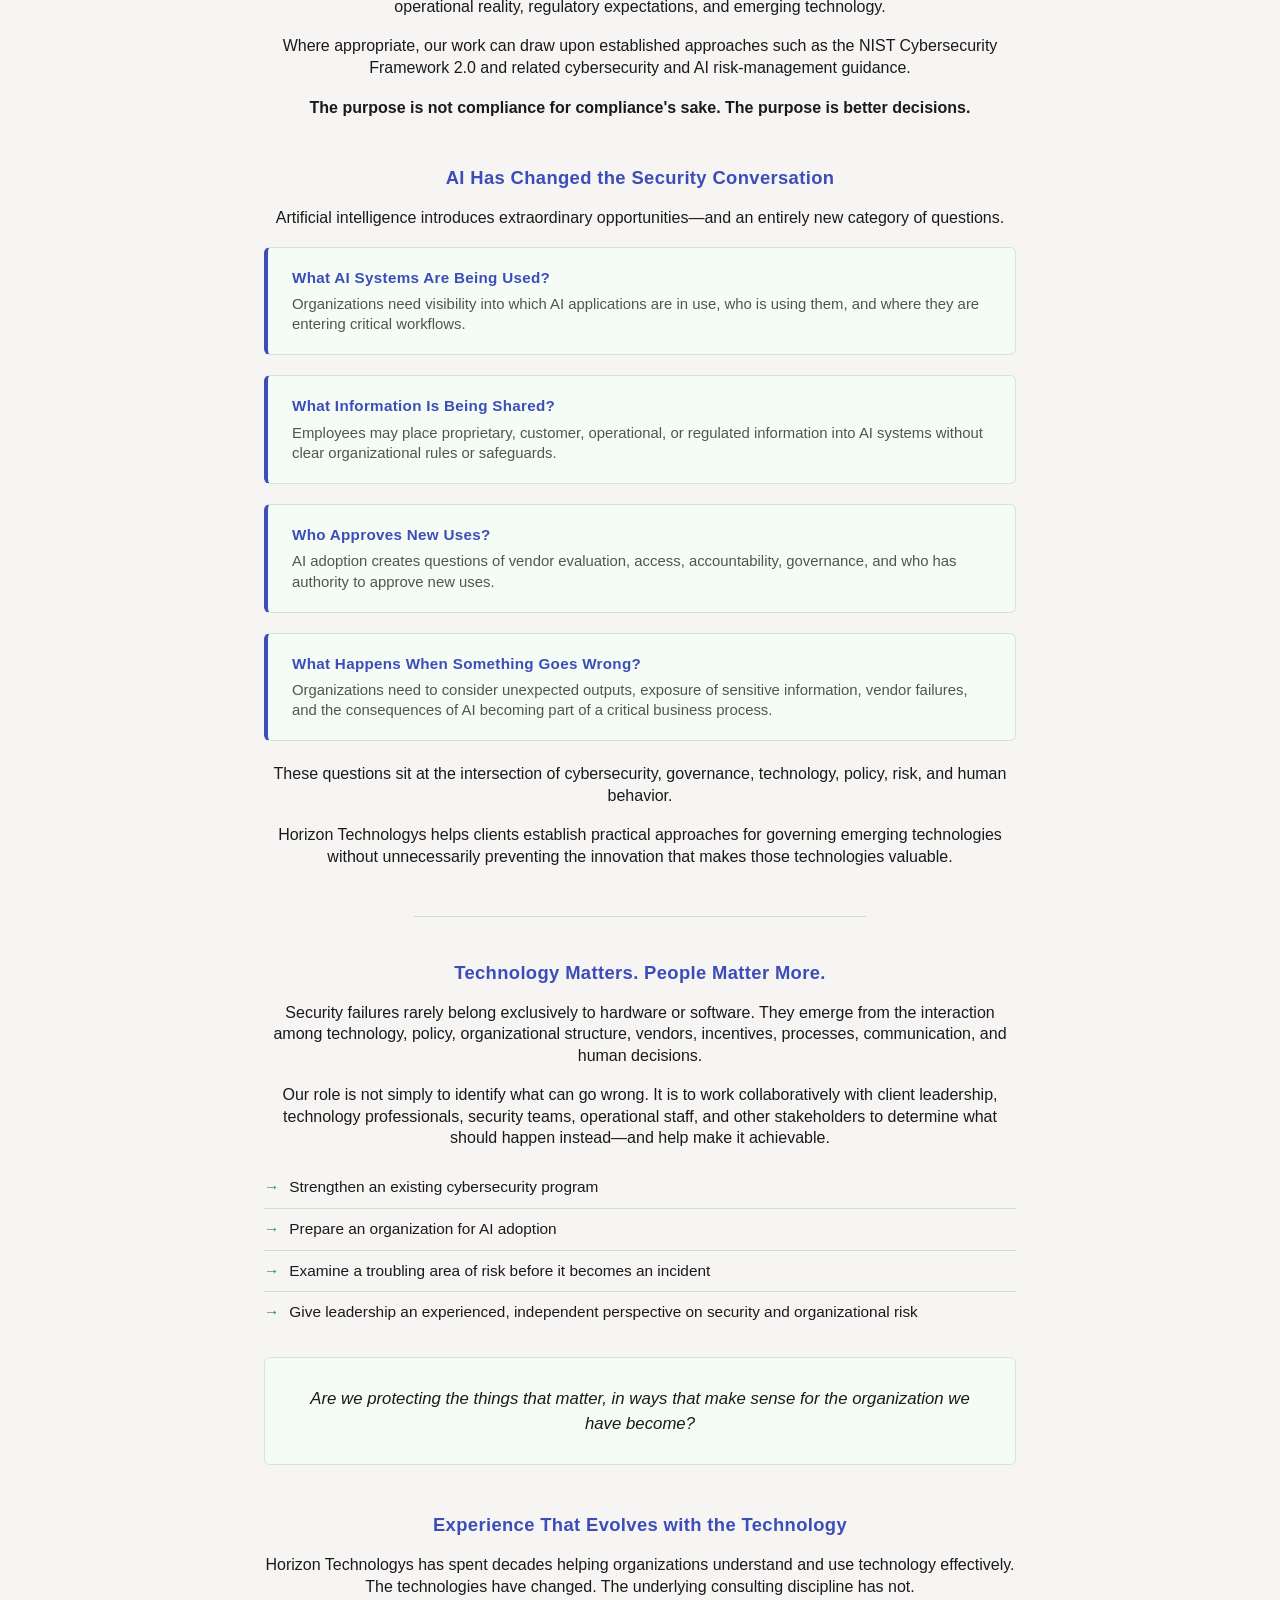
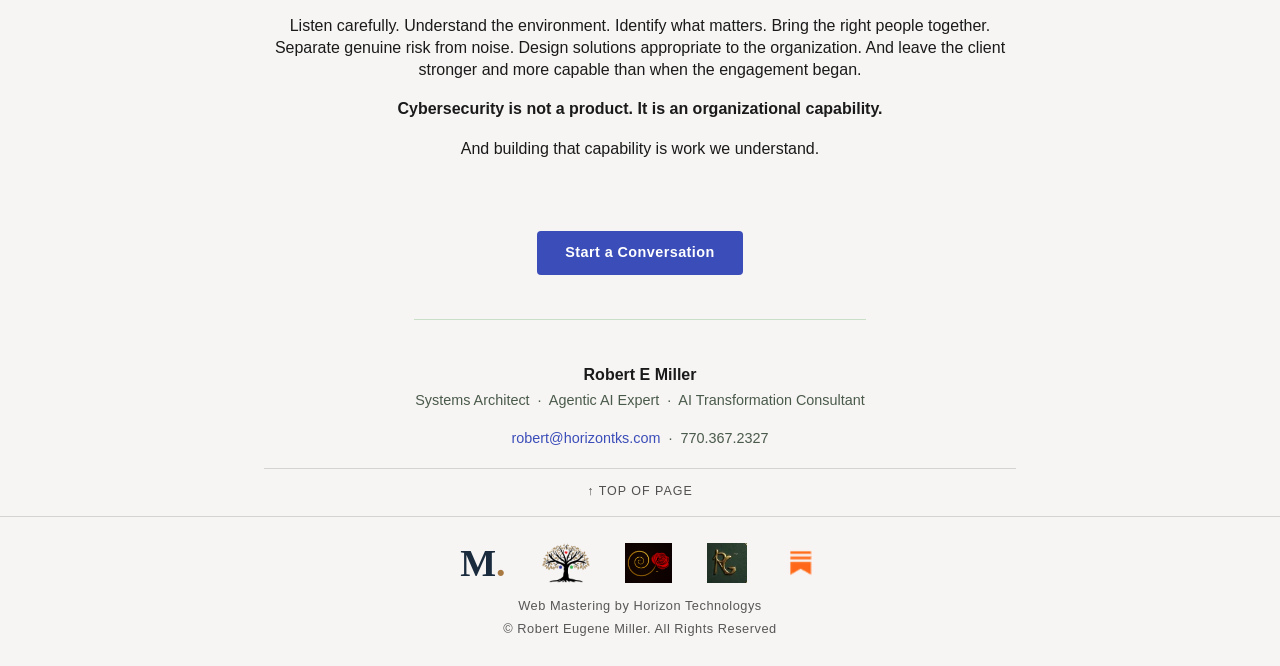
<file: securesystems.html>
<!DOCTYPE html>
<html lang="en">
<head>
  <meta charset="UTF-8" />
  <meta name="viewport" content="width=device-width, initial-scale=1.0" />
  <title>Secure Systems — Horizon Technologys</title>
  <style>
    :root {
      --bg:          #F7F5F4;
      --text:        #1a1a1a;
      --accent:      #3b4db8;
      --accent-em:   #2a8c5c;
      --nav-bg:      #ffffff;
      --nav-border:  #d0e6d0;
      --divider:     #c8e0c8;
      --muted:       #4a5a4a;
      --card-bg:     #f5fcf5;
      --card-border: #d0e8d0;
    }

    *, *::before, *::after { box-sizing: border-box; margin: 0; padding: 0; }

    body {
      background-color: var(--bg);
      color: var(--text);
      font-family: 'Segoe UI', Arial, Helvetica, sans-serif;
      font-size: 16px;
      line-height: 1.35;
    }

    /* ── NAV ── */
    nav {
      background: var(--bg);
      position: sticky;
      top: 0;
      z-index: 100;
    }

    .nav-inner {
      max-width: 760px;
      margin: 0 auto;
      padding: 0 24px;
      display: flex;
      align-items: center;
      justify-content: space-between;
      height: 56px;
    }

    .nav-brand {
      font-weight: 700;
      font-size: 1.15rem;
      color: var(--accent-em);
      font-style: italic;
      text-decoration: none;
      letter-spacing: 0.02em;
    }

    /* ── GREEK KEY BORDER ── */
    .greek-key-border {
      display: block;
      line-height: 0;
      width: 100%;
      position: sticky;
      top: 56px;
      z-index: 99;
      background-color: var(--bg);
    }

    .nav-links {
      list-style: none;
      display: flex;
      gap: 32px;
    }

    .nav-links a {
      color: var(--muted);
      text-decoration: none;
      font-size: 0.9rem;
      font-weight: 500;
      letter-spacing: 0.03em;
      transition: color 0.2s;
    }

    .nav-links a:hover,
    .nav-links a.active { color: var(--accent); }

    /* ── MAIN ── */
    main {
      max-width: 800px;
      margin: 0 auto;
      padding: 64px 24px 0px;
      text-align: center;
    }

    h1 {
      font-size: 2rem;
      font-weight: 700;
      color: var(--text);
      margin-bottom: 10px;
      letter-spacing: 0.01em;
    }

    .page-sub {
      font-size: 1.05rem;
      color: var(--accent);
      font-weight: 600;
      font-style: italic;
      margin-bottom: 40px;
    }

    section { margin-bottom: 48px; }

    h2 {
      font-size: 1.15rem;
      font-weight: 700;
      color: var(--accent);
      margin-bottom: 16px;
      letter-spacing: 0.02em;
    }

    p {
      font-size: 1rem;
      color: var(--text);
      text-align: center;
      margin-bottom: 18px;
    }

    .lead {
      font-size: 1.08rem;
      font-weight: 600;
      line-height: 1.5;
      margin-bottom: 24px;
    }

    .pillars {
      display: flex;
      flex-direction: column;
      gap: 20px;
      text-align: left;
      margin-top: 8px;
    }

    .pillar {
      background: var(--card-bg);
      border: 1px solid var(--card-border);
      border-left: 4px solid var(--accent);
      border-radius: 6px;
      padding: 20px 24px;
    }

    .pillar h3 {
      font-size: 0.95rem;
      font-weight: 700;
      color: var(--accent);
      margin-bottom: 6px;
      letter-spacing: 0.02em;
    }

    .pillar p {
      font-size: 0.93rem;
      text-align: left;
      margin-bottom: 0;
      color: var(--muted);
    }

    .services-list {
      list-style: none;
      margin-top: 12px;
      text-align: left;
    }

    .services-list li {
      padding: 10px 0;
      border-bottom: 1px solid var(--divider);
      font-size: 0.96rem;
      color: var(--text);
      display: flex;
      align-items: baseline;
      gap: 10px;
    }

    .services-list li:last-child { border-bottom: none; }

    .services-list li::before {
      content: "→";
      color: var(--accent-em);
      font-weight: 700;
      flex-shrink: 0;
    }

    blockquote {
      background: var(--card-bg);
      border: 1px solid var(--card-border);
      border-radius: 6px;
      padding: 28px 32px;
      font-style: italic;
      font-size: 1.05rem;
      color: var(--text);
      margin: 0 0 16px;
      text-align: center;
      line-height: 1.50;
    }

    hr {
      border: none;
      border-top: 1px solid var(--divider);
      margin: 44px auto;
      width: 60%;
    }

    .signature {
      font-size: 1rem;
      font-weight: 700;
      margin-bottom: 6px;
    }

    .contact-line {
      font-size: 0.9rem;
      color: var(--muted);
    }

    .contact-line a {
      color: var(--accent);
      text-decoration: none;
    }

    .contact-line a:hover { text-decoration: underline; }

    .cta-link {
      display: inline-block;
      margin-top: 24px;
      padding: 12px 28px;
      background: var(--accent);
      color: #fff;
      text-decoration: none;
      font-size: 0.9rem;
      font-weight: 600;
      border-radius: 4px;
      letter-spacing: 0.03em;
      transition: background 0.2s;
    }

    .cta-link:hover { background: #2f3da0; }

    footer {
      text-align: center;
      padding: 24px;
      font-size: 0.78rem;
      color: var(--muted);
      border-top: 1px solid var(--nav-border);
    }
  </style>
</head>

<body>

  <!-- NAV — intentionally unchanged -->
  <nav>
    <div class="nav-inner">
      <a href="index.html" class="nav-brand">Tomorrow&#8217;s Technology Today!</a>
      <ul class="nav-links">
        <li><a href="index.html">Home</a></li>
        <li><a href="whoweare.html">Who We Are</a></li>
        <li><a href="contact.html">Contact</a></li>
      </ul>
    </div>
  </nav>

  <!-- GREEK KEY BORDER -->
  <div class="greek-key-border" aria-hidden="true">
    <svg width="100%" height="8" xmlns="http://www.w3.org/2000/svg">
      <defs>
        <pattern id="meander" x="0" y="0" width="8" height="8" patternUnits="userSpaceOnUse">
          <path d="M 0,5 H 1 V 1 H 7 V 7 H 2 V 3 H 5 V 5 H 8"
                fill="none" stroke="#1a1a1a" stroke-width="0.75"
                stroke-linecap="square" stroke-linejoin="miter"/>
        </pattern>
      </defs>
      <rect width="100%" height="8" fill="url(#meander)"/>
    </svg>
  </div>

  <main id="page-top">

    <h1>Secure Systems. Secure Information. Secure Organizations.</h1>
    <p class="page-sub">Cybersecurity Consulting from Horizon Technologys</p>

    <section>
      <p class="lead">
        Technology has changed enormously. So has the meaning of security.
      </p>
      <p>
        Cybersecurity today is no longer simply a matter of protecting a network perimeter,
        installing the right technology, or responding when something goes wrong.
      </p>
      <p>
        Organizations now operate across cloud platforms, distributed workforces,
        interconnected vendors, AI-enabled systems, sensitive data environments,
        and rapidly changing regulatory expectations.
      </p>
      <p>
        Security must become part of how an organization thinks, governs, makes decisions,
        manages risk, introduces new technology, and prepares for what happens next.
      </p>
      <p><strong>That is where Horizon Technologys begins.</strong></p>
    </section>

    <section>
      <h2>Security Starts with Understanding the Organization</h2>
      <p>
        Horizon Technologys has always approached technology from a business perspective first.
        Before recommending controls, platforms, policies, or remediation, we work to understand
        the organization itself: what it does, what information matters most, where risk exists,
        how decisions are made, and what must be protected for the organization to operate successfully.
      </p>
      <p>
        A cybersecurity program should support the business rather than exist alongside it.
      </p>
      <p>
        Our consulting engagements can begin with a focused cybersecurity and organizational risk
        assessment designed to establish the current environment, identify meaningful vulnerabilities
        and governance gaps, and determine practical priorities.
      </p>

      <ul class="services-list">
        <li>Cybersecurity governance and policy review</li>
        <li>Organizational risk and security assessments</li>
        <li>AI and Generative AI governance</li>
        <li>Data protection and information-handling practices</li>
        <li>Identity and access-management review</li>
        <li>Third-party and technology-vendor risk</li>
        <li>Incident preparedness and response planning</li>
        <li>Ransomware resilience and recovery readiness</li>
        <li>Security awareness and organizational practices</li>
        <li>Alignment with contemporary cybersecurity and AI risk frameworks</li>
        <li>Executive and management cybersecurity guidance</li>
      </ul>

      <p style="margin-top:22px;">
        The objective is not to produce another document that sits on a shelf.
        It is to help create a security environment people can actually understand,
        manage, and sustain.
      </p>
    </section>

    <section>
      <h2>Cybersecurity Is Increasingly a Governance Issue</h2>
      <p>
        Some of the most consequential security decisions are no longer made inside an IT department.
        They occur when an organization selects a technology vendor, introduces an AI application,
        grants access to sensitive information, changes a business process, responds to a regulatory
        requirement, or decides how much risk it is willing to accept.
      </p>
      <p>
        Horizon helps organizations connect cybersecurity policy with business objectives,
        organizational culture, operational reality, regulatory expectations, and emerging technology.
      </p>
      <p>
        Where appropriate, our work can draw upon established approaches such as the
        NIST Cybersecurity Framework 2.0 and related cybersecurity and AI risk-management guidance.
      </p>
      <p><strong>The purpose is not compliance for compliance's sake. The purpose is better decisions.</strong></p>
    </section>

    <section>
      <h2>AI Has Changed the Security Conversation</h2>
      <p>
        Artificial intelligence introduces extraordinary opportunities—and an entirely new category
        of questions.
      </p>

      <div class="pillars">
        <div class="pillar">
          <h3>What AI Systems Are Being Used?</h3>
          <p>Organizations need visibility into which AI applications are in use, who is using them, and where they are entering critical workflows.</p>
        </div>

        <div class="pillar">
          <h3>What Information Is Being Shared?</h3>
          <p>Employees may place proprietary, customer, operational, or regulated information into AI systems without clear organizational rules or safeguards.</p>
        </div>

        <div class="pillar">
          <h3>Who Approves New Uses?</h3>
          <p>AI adoption creates questions of vendor evaluation, access, accountability, governance, and who has authority to approve new uses.</p>
        </div>

        <div class="pillar">
          <h3>What Happens When Something Goes Wrong?</h3>
          <p>Organizations need to consider unexpected outputs, exposure of sensitive information, vendor failures, and the consequences of AI becoming part of a critical business process.</p>
        </div>
      </div>

      <p style="margin-top:22px;">
        These questions sit at the intersection of cybersecurity, governance, technology,
        policy, risk, and human behavior.
      </p>
      <p>
        Horizon Technologys helps clients establish practical approaches for governing emerging
        technologies without unnecessarily preventing the innovation that makes those technologies valuable.
      </p>
    </section>

    <hr>

    <section>
      <h2>Technology Matters. People Matter More.</h2>
      <p>
        Security failures rarely belong exclusively to hardware or software.
        They emerge from the interaction among technology, policy, organizational structure,
        vendors, incentives, processes, communication, and human decisions.
      </p>
      <p>
        Our role is not simply to identify what can go wrong. It is to work collaboratively with
        client leadership, technology professionals, security teams, operational staff, and other
        stakeholders to determine what should happen instead—and help make it achievable.
      </p>

      <ul class="services-list">
        <li>Strengthen an existing cybersecurity program</li>
        <li>Prepare an organization for AI adoption</li>
        <li>Examine a troubling area of risk before it becomes an incident</li>
        <li>Give leadership an experienced, independent perspective on security and organizational risk</li>
      </ul>

      <blockquote style="margin-top:24px;">
        Are we protecting the things that matter, in ways that make sense for the organization we have become?
      </blockquote>
    </section>

    <section>
      <h2>Experience That Evolves with the Technology</h2>
      <p>
        Horizon Technologys has spent decades helping organizations understand and use technology effectively.
        The technologies have changed. The underlying consulting discipline has not.
      </p>
      <p>
        Listen carefully. Understand the environment. Identify what matters. Bring the right people together.
        Separate genuine risk from noise. Design solutions appropriate to the organization. And leave the client
        stronger and more capable than when the engagement began.
      </p>
      <p><strong>Cybersecurity is not a product. It is an organizational capability.</strong></p>
      <p>And building that capability is work we understand.</p>
    </section>

    <a href="contact.html" class="cta-link">Start a Conversation</a>

    <hr>

    <p class="signature">Robert E Miller</p>
    <p class="contact-line">
      Systems Architect &nbsp;·&nbsp; Agentic AI Expert &nbsp;·&nbsp; AI Transformation Consultant
    </p>
    <p class="contact-line">
      <a href="mailto:robert@horizontks.com">robert@horizontks.com</a>
      &nbsp;·&nbsp; 770.367.2327
    </p>

<p class="htks-top"><a href="#page-top">↑ Top of page</a></p></main>
  <style>
  .htks-top { margin: 20px 0 0; padding-top: 14px; border-top: 1px solid rgba(0, 0, 0, 0.14); font-size: 0.78rem; letter-spacing: 0.08em; text-transform: uppercase; } .htks-top a { color: inherit; opacity: 0.75; text-decoration: none; } .htks-top a:hover { text-decoration: underline; } .htks-footer { background: transparent; border-top: 1px solid rgba(0, 0, 0, 0.14); margin-top: 1rem; padding: 1.6rem 1rem 1.8rem; text-align: center; font-family: inherit; }
  .htks-footer-row { display: flex; flex-wrap: wrap; justify-content: center; align-items: center; gap: 1.4rem 2.2rem; margin: 0 0 0.9rem; border: 0; padding: 0; }
  .htks-footer-link { display: inline-flex; align-items: center; line-height: 0; }
  .htks-footer-link img { height: 40px; width: auto; display: block; }
  .htks-footer-markham { line-height: 1; text-decoration: none; }
  .htks-markham-word { font-family: Georgia, "Times New Roman", serif; font-size: 38px; font-weight: 700; line-height: 1; color: #192B3D; }
  .htks-markham-dot { color: #A87940; }
  .htks-host-horizontks .htks-item-horizon, .htks-host-markhamideas .htks-item-markham, .htks-host-theryehouse .htks-item-rye, .htks-host-remyrmiller .htks-item-remy, .htks-host-rguytano .htks-item-rguytano { display: none; }
  .htks-footer-credit { margin: 0; font-size: 0.8rem; letter-spacing: 0.04em; opacity: 0.72; }
  .htks-footer-copy { margin: 0.35rem 0 0; font-size: 0.8rem; letter-spacing: 0.04em; opacity: 0.72; }
</style>
<footer class="htks-footer htks-host-horizontks">
  <nav class="htks-footer-row" aria-label="Web Mastering by Horizon Technologys">
    <a class="htks-footer-link htks-item-horizon" href="https://horizontks.com/" title="Horizon Technologys"><img src="/horizon-logo-2026.png" alt="Horizon Technologys" height="40"></a>
    <a class="htks-footer-link htks-footer-markham htks-item-markham" href="https://markhamideas.org/" title="Markham" aria-label="Markham"><span class="htks-markham-word" aria-hidden="true">M<span class="htks-markham-dot">.</span></span></a>
    <a class="htks-footer-link htks-item-rye" href="https://theryehouse.com/" title="The Rye House"><img src="/rye-tree-clean.png" alt="The Rye House" height="40"></a>
    <a class="htks-footer-link htks-item-remy" href="https://rremymiller.com/" title="R Remy Miller"><img src="/remy-spiral-logo.png" alt="R Remy Miller" height="40"></a><a class="htks-footer-link htks-item-rguytano" href="https://rguytano.com/" title="RGuytano"><img src="/rguytano-rg-logo.png" alt="RGuytano" height="40"></a><a class="htks-footer-link htks-item-substack" href="https://remy1miller.substack.com/" title="Substack: Welcome to my Neighborhood"><img src="/substack-glyph.png" alt="Substack" height="40"></a>
  </nav>
  <p class="htks-footer-credit">Web Mastering by Horizon Technologys</p>
  <p class="htks-footer-copy">© Robert Eugene Miller. All Rights Reserved</p>
</footer>
</body>
</html>
</file>
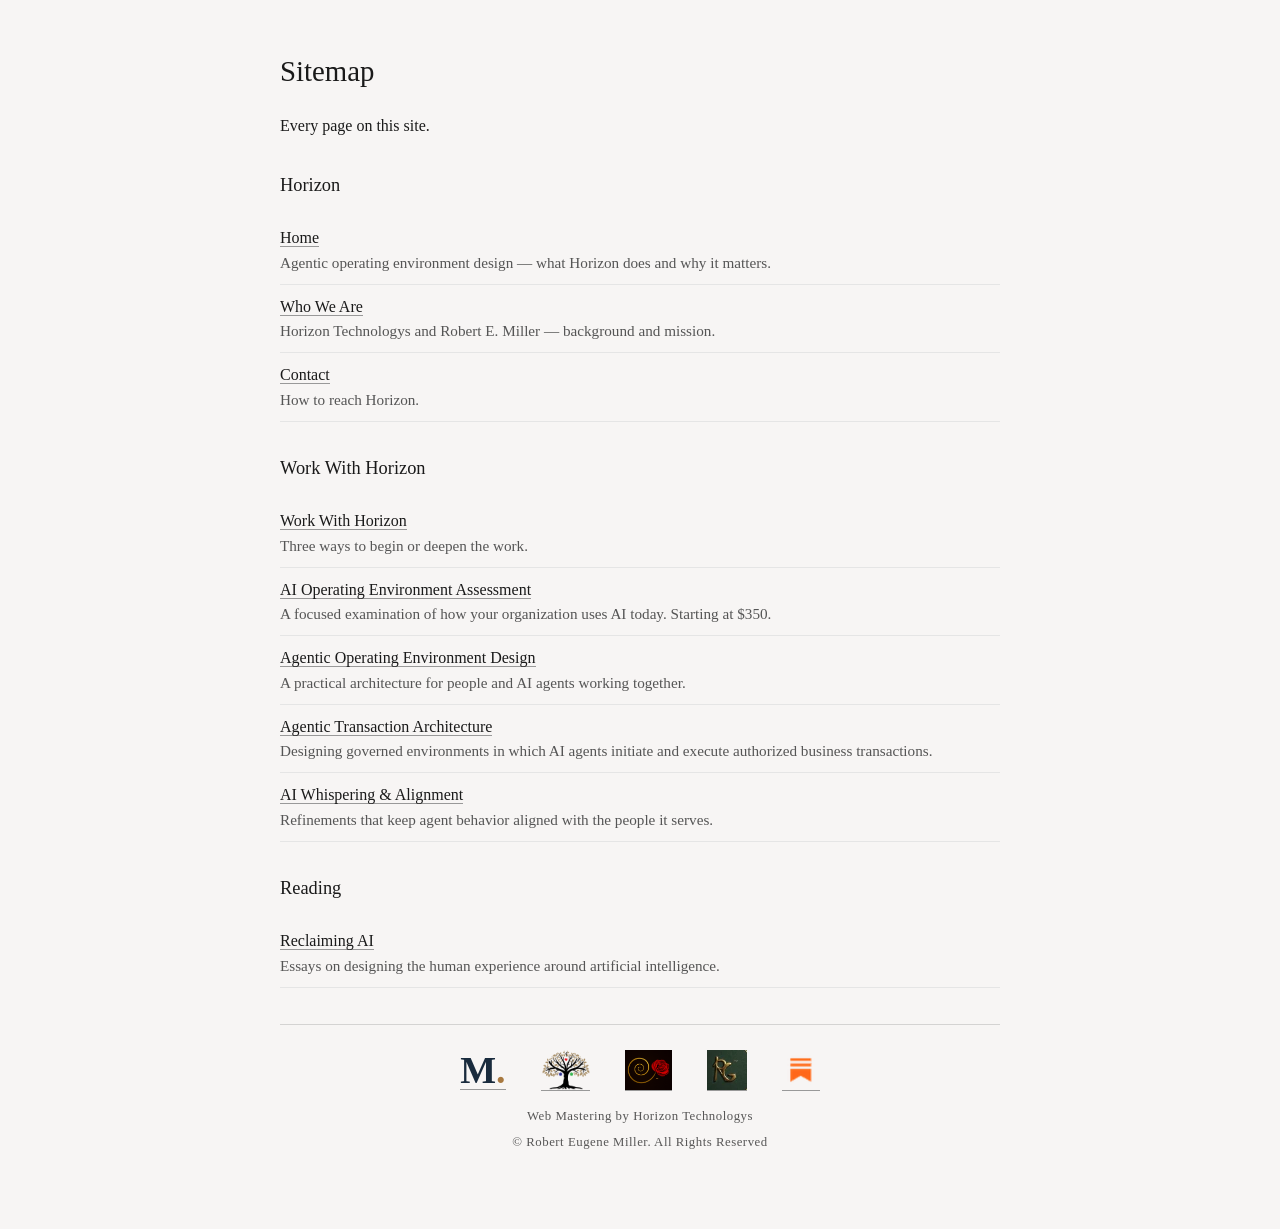
<file: sitemap.html>
<!DOCTYPE html>
<html lang="en">
<head>
<meta charset="utf-8">
<meta name="viewport" content="width=device-width,initial-scale=1">
<title>Sitemap | Horizon Technologys</title>
<link rel="canonical" href="https://horizontks.com/sitemap.html">
<meta name="description" content="Every page on horizontks.com — the offers, the essays, and the background, in one list.">
<style>
  body { font-family: Georgia, 'Times New Roman', serif; color: #1a1a1a; max-width: 720px; margin: 3rem auto; padding: 0 1.25rem; line-height: 1.6; background: #F7F5F4; }
  h1 { font-size: 1.8rem; font-weight: normal; }
  h2 { font-size: 1.15rem; font-weight: normal; margin-top: 2rem; }
  ul { list-style: none; padding: 0; }
  li { padding: 0.55rem 0; border-bottom: 1px solid #e5e5e5; }
  a { color: #1a1a1a; text-decoration: none; border-bottom: 1px solid #999; }
  .desc { color: #555; display: block; font-size: 0.95rem; }
</style>
</head>
<body>
<h1>Sitemap</h1>
<p>Every page on this site.</p>
<h2>Horizon</h2>
<ul>
  <li><a href="index.html">Home</a><span class="desc">Agentic operating environment design — what Horizon does and why it matters.</span></li>
  <li><a href="whoweare.html">Who We Are</a><span class="desc">Horizon Technologys and Robert E. Miller — background and mission.</span></li>
  <li><a href="contact.html">Contact</a><span class="desc">How to reach Horizon.</span></li>
</ul>
<h2>Work With Horizon</h2>
<ul>
  <li><a href="work-with-horizon.html">Work With Horizon</a><span class="desc">Three ways to begin or deepen the work.</span></li>
  <li><a href="assessment.html">AI Operating Environment Assessment</a><span class="desc">A focused examination of how your organization uses AI today. Starting at $350.</span></li>
  <li><a href="operating-environment-design.html">Agentic Operating Environment Design</a><span class="desc">A practical architecture for people and AI agents working together.</span></li>
    <li><a href="agentic-transaction-architecture.html">Agentic Transaction Architecture</a><span class="desc">Designing governed environments in which AI agents initiate and execute authorized business transactions.</span></li>
  <li><a href="whispering-alignment.html">AI Whispering &amp; Alignment</a><span class="desc">Refinements that keep agent behavior aligned with the people it serves.</span></li>
</ul>
<h2>Reading</h2>
<ul>
  <li><a href="reclaiming-ai.html">Reclaiming AI</a><span class="desc">Essays on designing the human experience around artificial intelligence.</span></li>
</ul>
<style>
  .htks-footer { background: transparent; border-top: 1px solid rgba(0, 0, 0, 0.14); margin-top: 36px; padding: 1.6rem 1rem 1.8rem; text-align: center; font-family: inherit; }
  .htks-footer-row { display: flex; flex-wrap: wrap; justify-content: center; align-items: center; gap: 1.4rem 2.2rem; margin: 0 0 0.9rem; border: 0; padding: 0; }
  .htks-footer-link { display: inline-flex; align-items: center; line-height: 0; }
  .htks-footer-link img { height: 40px; width: auto; display: block; }
  .htks-footer-markham { line-height: 1; text-decoration: none; }
  .htks-markham-word { font-family: Georgia, "Times New Roman", serif; font-size: 38px; font-weight: 700; line-height: 1; color: #192B3D; }
  .htks-markham-dot { color: #A87940; }
  .htks-host-horizontks .htks-item-horizon, .htks-host-markhamideas .htks-item-markham, .htks-host-theryehouse .htks-item-rye, .htks-host-remyrmiller .htks-item-remy, .htks-host-rguytano .htks-item-rguytano { display: none; }
  .htks-footer-credit { margin: 0; font-size: 0.8rem; letter-spacing: 0.04em; opacity: 0.72; }
  .htks-footer-copy { margin: 0.35rem 0 0; font-size: 0.8rem; letter-spacing: 0.04em; opacity: 0.72; }
</style>
<footer class="htks-footer htks-host-horizontks">
  <nav class="htks-footer-row" aria-label="Web Mastering by Horizon Technologys">
    <a class="htks-footer-link htks-item-horizon" href="https://horizontks.com/" title="Horizon Technologys"><img src="/horizon-logo-2026.png" alt="Horizon Technologys" height="40"></a>
    <a class="htks-footer-link htks-footer-markham htks-item-markham" href="https://markhamideas.org/" title="Markham" aria-label="Markham"><span class="htks-markham-word" aria-hidden="true">M<span class="htks-markham-dot">.</span></span></a>
    <a class="htks-footer-link htks-item-rye" href="https://theryehouse.com/" title="The Rye House"><img src="/rye-tree-clean.png" alt="The Rye House" height="40"></a>
    <a class="htks-footer-link htks-item-remy" href="https://rremymiller.com/" title="R Remy Miller"><img src="/remy-spiral-logo.png" alt="R Remy Miller" height="40"></a><a class="htks-footer-link htks-item-rguytano" href="https://rguytano.com/" title="RGuytano"><img src="/rguytano-rg-logo.png" alt="RGuytano" height="40"></a><a class="htks-footer-link htks-item-substack" href="https://remy1miller.substack.com/" title="Substack: Welcome to my Neighborhood"><img src="/substack-glyph.png" alt="Substack" height="40"></a>
  </nav>
  <p class="htks-footer-credit">Web Mastering by Horizon Technologys</p>
  <p class="htks-footer-copy">© Robert Eugene Miller. All Rights Reserved</p>
</footer>
</body>
</html>
</file>
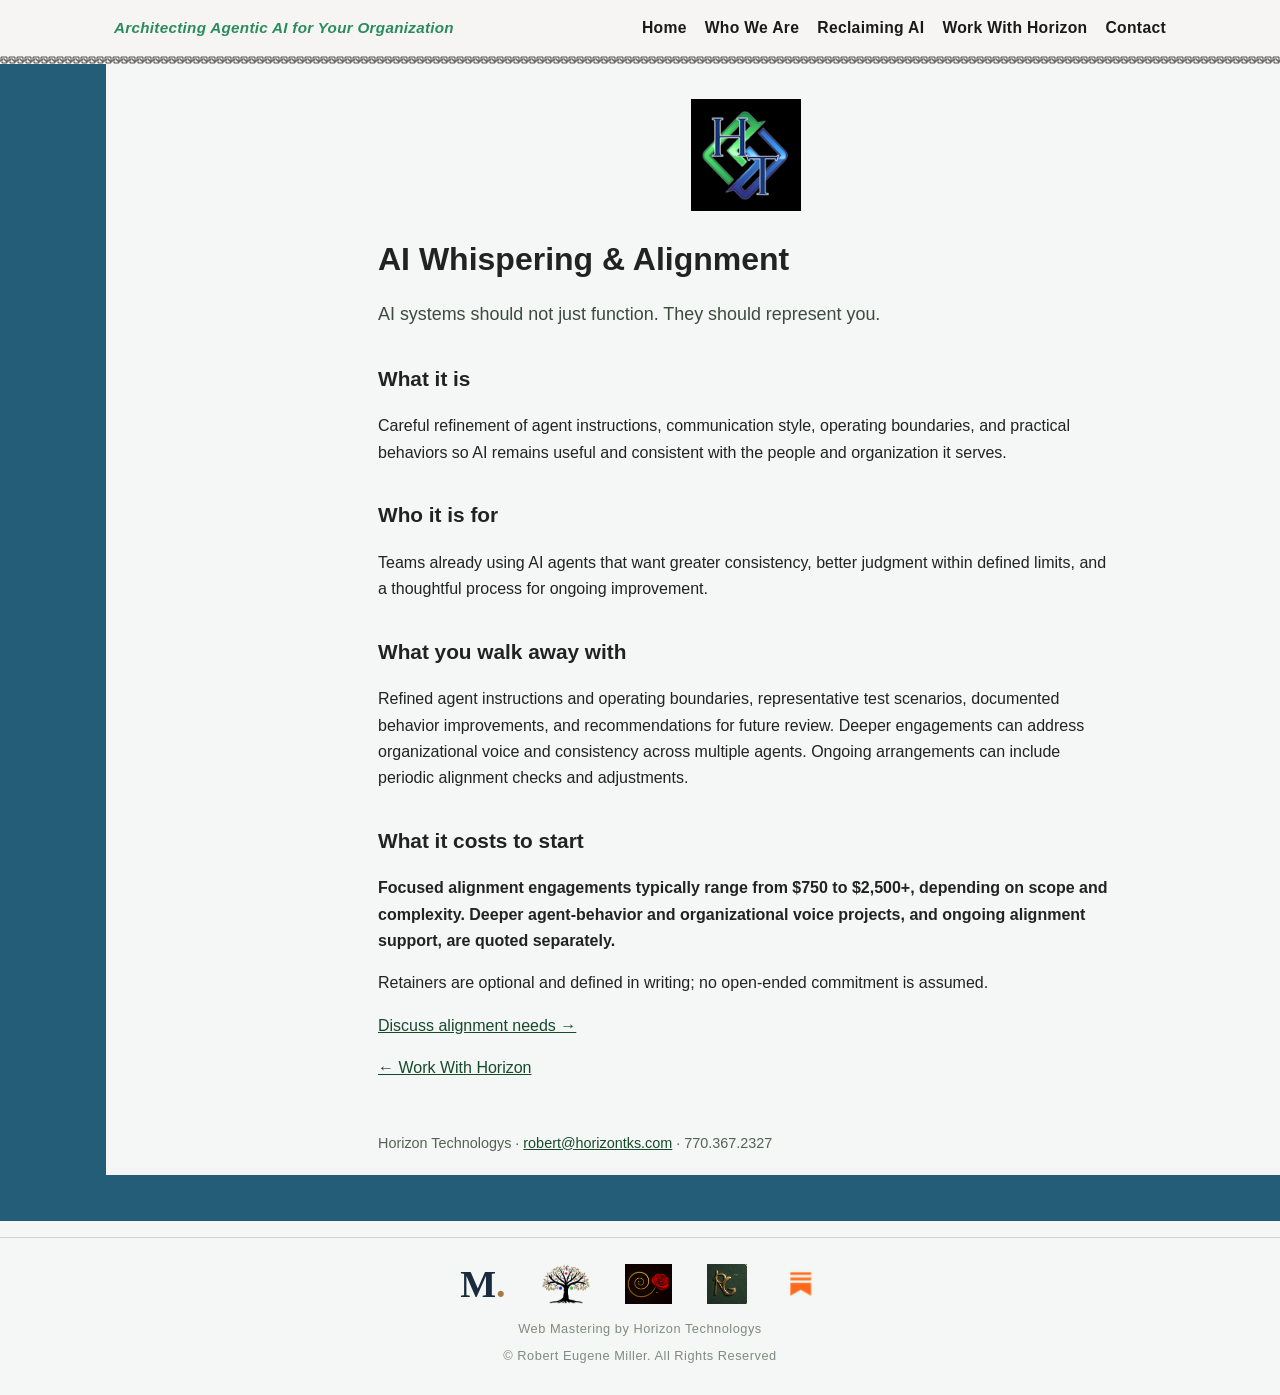
<file: whispering-alignment.html>
<!doctype html><html lang="en"><head><meta charset="utf-8"><meta name="viewport" content="width=device-width,initial-scale=1"><title>AI Whispering & Alignment | Horizon Technologys</title>
    <link rel="canonical" href="https://horizontks.com/whispering-alignment.html">
    <meta name="description" content="Refine your AI agents' behavior, communication, and workflows so they reflect your organization's values, goals, and people.">
<meta property="og:type" content="website">
<meta property="og:url" content="https://horizontks.com/whispering-alignment.html">
<meta property="og:title" content="AI Whispering & Alignment | Horizon Technologys">
<meta property="og:description" content="Refine your AI agents' behavior, communication, and workflows so they reflect your organization's values, goals, and people.">
<meta property="og:image" content="https://horizontks.com/HTS_Synergy.png">
<style>body{background:#F7F5F4;color:#222;font:16px/1.65 Arial,sans-serif;margin:0}main{max-width:780px;margin:auto;padding:35px 22px 20px}header{text-align:center}img.logo{width:110px;height:auto}nav{margin:20px 0 40px;border-block:1px solid #c6d9c6;padding:12px;text-align:center;line-height:2}nav a{white-space:nowrap}a{color:#17492B}h1{font-size:2rem;line-height:1.2}h2{font-size:1.3rem;margin-top:2rem}section{padding:8px 0;border-bottom:1px solid #c6d9c6}.lead{font-size:1.12rem;color:#3d4a3d}footer{margin-top:50px;font-size:.9rem;color:#536353}
/* Shared navigation: matches the landing page */
.site-nav{background:#F7F5F4;position:sticky;top:0;z-index:100;margin:0;border:0;padding:0;text-align:left;line-height:1.35;font-family:'Segoe UI',Arial,Helvetica,sans-serif}
.site-nav .nav-inner{width:90%;max-width:1100px;margin:0 auto;padding:12px 24px;display:flex;align-items:center;justify-content:space-between;min-height:56px;gap:20px;box-sizing:border-box}
.site-nav .nav-brand{font-weight:700;font-size:.95rem;color:#2a8c5c;font-style:italic;text-decoration:none;letter-spacing:.02em;white-space:normal}
.site-nav .nav-links{list-style:none;display:flex;gap:18px;flex-wrap:wrap;justify-content:flex-end;margin:0;padding:0}
.site-nav .nav-links li{margin:0;padding:0;list-style:none}
.site-nav .nav-links a{color:#1a1a1a;text-decoration:none;font-size:.98rem;font-weight:600;letter-spacing:.02em;white-space:nowrap}
.site-nav .nav-links a:hover,.site-nav .nav-links a.active{color:#3b4db8}
.greek-key-border{display:block;line-height:0;width:100%;position:relative;z-index:99;background:#F7F5F4}
@media(max-width:760px){.site-nav .nav-inner{width:100%;padding:12px 18px;flex-direction:column;gap:10px}.site-nav .nav-links{justify-content:center;gap:10px 18px}.site-nav .nav-brand{text-align:center}}

/* Keep navigation and Greek-key ornament together while scrolling */
.site-sticky-header{position:sticky;top:0;z-index:100;background:#F7F5F4}
.site-sticky-header nav,.site-sticky-header .site-nav{position:relative;top:auto}
.site-sticky-header .greek-key-border{position:relative;z-index:1}
</style><style>
/* Horizon 2.0 consistent architectural frame */
body { background: #F4F7F5; }
.page-frame { width:100%; background:#F4F7F5; border-left:clamp(20px,8.3vw,150px) solid #245D78; border-right:clamp(20px,8.3vw,150px) solid #245D78; border-bottom:46px solid #245D78; }
.page-frame > main { box-sizing:border-box; }
@media(max-width:860px){.page-frame{border-left-width:14px;border-right-width:14px;border-bottom-width:24px}}
@media(max-width:480px){.page-frame{border-left-width:7px;border-right-width:7px;border-bottom-width:14px}}
</style></head><body><div class="site-sticky-header"><nav class="site-nav" aria-label="Site navigation"><div class="nav-inner"><a href="index.html" class="nav-brand">Architecting Agentic AI for Your Organization</a><ul class="nav-links"><li><a href="index.html">Home</a></li><li><a href="whoweare.html">Who We Are</a></li><li><a href="reclaiming-ai.html">Reclaiming AI</a></li><li><a href="work-with-horizon.html">Work With Horizon</a></li><li><a href="contact.html">Contact</a></li></ul></div></nav><div class="greek-key-border" aria-hidden="true">
    <svg width="100%" height="8" xmlns="http://www.w3.org/2000/svg">
      <defs>
        <pattern id="meander" x="0" y="0" width="8" height="8" patternUnits="userSpaceOnUse">
          <path d="M 0,5 H 1 V 1 H 7 V 7 H 2 V 3 H 5 V 5 H 8"
                fill="none" stroke="#1a1a1a" stroke-width="0.75"
                stroke-linecap="square" stroke-linejoin="miter"/>
        </pattern>
      </defs>
      <rect width="100%" height="8" fill="url(#meander)"/>
    </svg>
  </div></div><div class="page-frame"><main><header><img class="logo" src="HTS_Synergy.png" alt="Horizon Technologys"></header><h1>AI Whispering & Alignment</h1><p class="lead">AI systems should not just function. They should represent you.</p><h2>What it is</h2><p>Careful refinement of agent instructions, communication style, operating boundaries, and practical behaviors so AI remains useful and consistent with the people and organization it serves.</p><h2>Who it is for</h2><p>Teams already using AI agents that want greater consistency, better judgment within defined limits, and a thoughtful process for ongoing improvement.</p><h2>What you walk away with</h2><p>Refined agent instructions and operating boundaries, representative test scenarios, documented behavior improvements, and recommendations for future review. Deeper engagements can address organizational voice and consistency across multiple agents. Ongoing arrangements can include periodic alignment checks and adjustments.</p><h2>What it costs to start</h2><p><strong>Focused alignment engagements typically range from $750 to $2,500+, depending on scope and complexity. Deeper agent-behavior and organizational voice projects, and ongoing alignment support, are quoted separately.</strong></p><p>Retainers are optional and defined in writing; no open-ended commitment is assumed.</p><p><a href="mailto:robert@horizontks.com?subject=AI%20Whispering%20Inquiry">Discuss alignment needs →</a></p><p><a href="work-with-horizon.html">← Work With Horizon</a></p><footer>Horizon Technologys · <a href="mailto:robert@horizontks.com">robert@horizontks.com</a> · 770.367.2327</footer></main></div><style>
  .htks-footer { background: transparent; border-top: 1px solid rgba(0, 0, 0, 0.14); margin-top: 1rem; padding: 1.6rem 1rem 1.8rem; text-align: center; font-family: inherit; }
  .htks-footer-row { display: flex; flex-wrap: wrap; justify-content: center; align-items: center; gap: 1.4rem 2.2rem; margin: 0 0 0.9rem; border: 0; padding: 0; }
  .htks-footer-link { display: inline-flex; align-items: center; line-height: 0; }
  .htks-footer-link img { height: 40px; width: auto; display: block; }
  .htks-footer-markham { line-height: 1; text-decoration: none; }
  .htks-markham-word { font-family: Georgia, "Times New Roman", serif; font-size: 38px; font-weight: 700; line-height: 1; color: #192B3D; }
  .htks-markham-dot { color: #A87940; }
  .htks-host-horizontks .htks-item-horizon, .htks-host-markhamideas .htks-item-markham, .htks-host-theryehouse .htks-item-rye, .htks-host-remyrmiller .htks-item-remy, .htks-host-rguytano .htks-item-rguytano { display: none; }
  .htks-footer-credit { margin: 0; font-size: 0.8rem; letter-spacing: 0.04em; opacity: 0.72; }
  .htks-footer-copy { margin: 0.35rem 0 0; font-size: 0.8rem; letter-spacing: 0.04em; opacity: 0.72; }
</style>
<footer class="htks-footer htks-host-horizontks">
  <nav class="htks-footer-row" aria-label="Web Mastering by Horizon Technologys">
    <a class="htks-footer-link htks-item-horizon" href="https://horizontks.com/" title="Horizon Technologys"><img src="/horizon-logo-2026.png" alt="Horizon Technologys" height="40"></a>
    <a class="htks-footer-link htks-footer-markham htks-item-markham" href="https://markhamideas.org/" title="Markham" aria-label="Markham"><span class="htks-markham-word" aria-hidden="true">M<span class="htks-markham-dot">.</span></span></a>
    <a class="htks-footer-link htks-item-rye" href="https://theryehouse.com/" title="The Rye House"><img src="/rye-tree-clean.png" alt="The Rye House" height="40"></a>
    <a class="htks-footer-link htks-item-remy" href="https://rremymiller.com/" title="R Remy Miller"><img src="/remy-spiral-logo.png" alt="R Remy Miller" height="40"></a><a class="htks-footer-link htks-item-rguytano" href="https://rguytano.com/" title="RGuytano"><img src="/rguytano-rg-logo.png" alt="RGuytano" height="40"></a><a class="htks-footer-link htks-item-substack" href="https://remy1miller.substack.com/" title="Substack: Welcome to my Neighborhood"><img src="/substack-glyph.png" alt="Substack" height="40"></a>
  </nav>
  <p class="htks-footer-credit">Web Mastering by Horizon Technologys</p>
  <p class="htks-footer-copy">© Robert Eugene Miller. All Rights Reserved</p>
</footer>
</body></html>
</file>
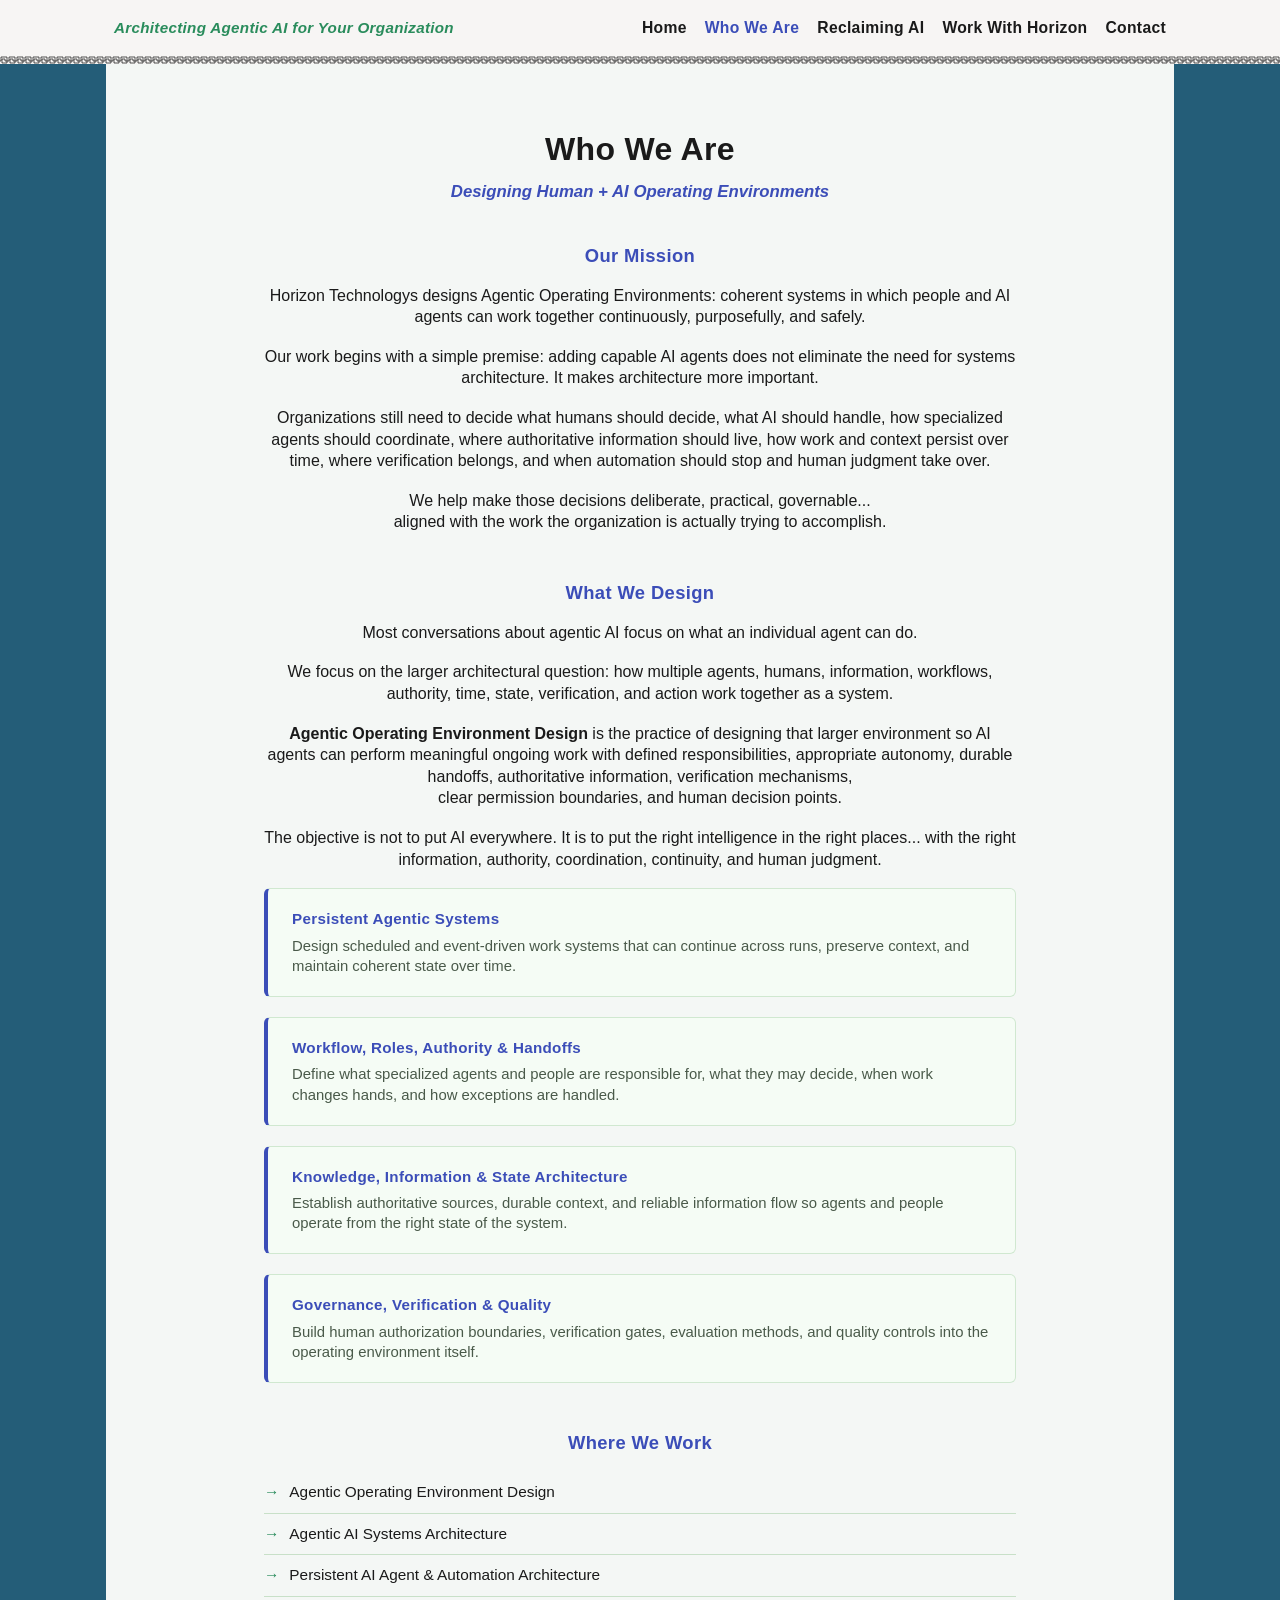
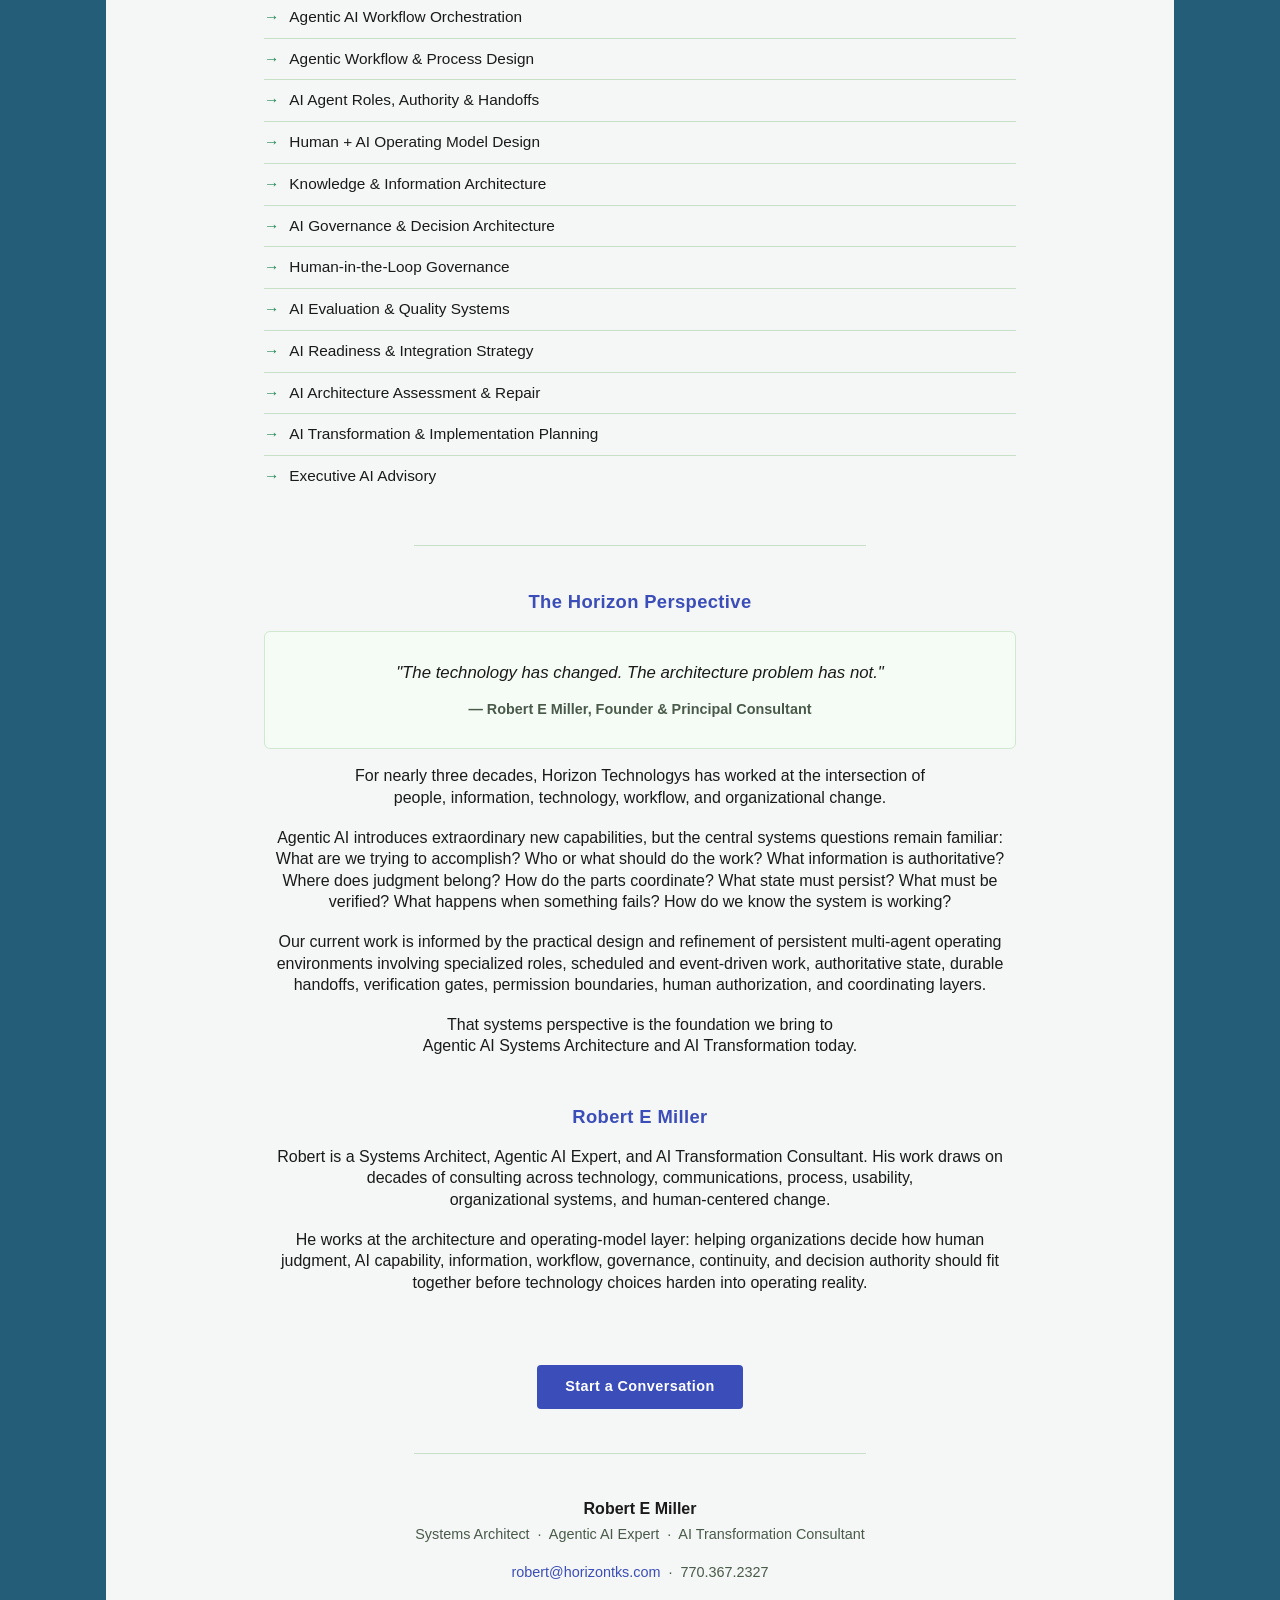
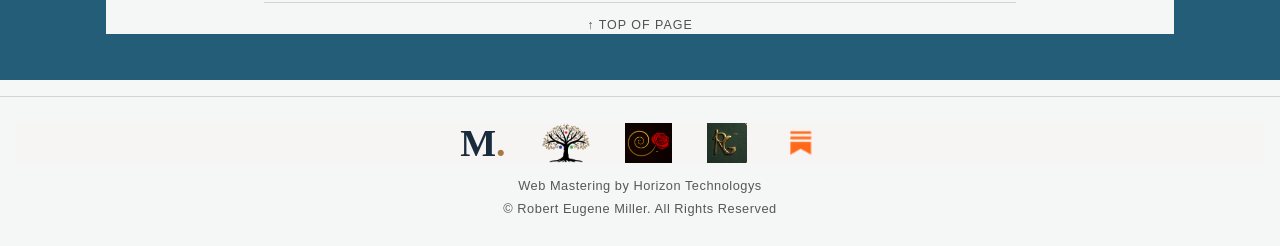
<file: whoweare.html>
<!DOCTYPE html>
<html lang="en">
<head>
  <meta charset="UTF-8" />
  <meta name="viewport" content="width=device-width, initial-scale=1.0" />
  <title>Who We Are — Horizon Technologys</title>
  <link rel="canonical" href="https://horizontks.com/whoweare.html">
  <style>
    :root {
      --bg:          #F7F5F4;
      --text:        #1a1a1a;
      --accent:      #3b4db8;
      --accent-em:   #2a8c5c;
      --nav-bg:      #ffffff;
      --nav-border:  #d0e6d0;
      --divider:     #c8e0c8;
      --muted:       #4a5a4a;
      --card-bg:     #f5fcf5;
      --card-border: #d0e8d0;
    }

    *, *::before, *::after { box-sizing: border-box; margin: 0; padding: 0; }

    body {
      background-color: var(--bg);
      color: var(--text);
      font-family: 'Segoe UI', Arial, Helvetica, sans-serif;
      font-size: 16px;
      line-height: 1.35;
    }

    /* ── NAV ── */
    nav {
      background: var(--bg);
      position: sticky;
      top: 0;
      z-index: 100;
    }
    .nav-inner {
      width: 90%;
      max-width: 1100px;
      margin: 0 auto;
      padding: 0 24px;
      display: flex;
      align-items: center;
      justify-content: space-between;
      min-height: 56px; height: auto; padding-top: 12px; padding-bottom: 12px; gap: 20px;
    }
    .nav-brand {
      font-weight: 700;
      font-size: 0.95rem;
      color: var(--accent-em);
      font-style: italic;
      text-decoration: none;
      letter-spacing: 0.02em;
    }

    /* ── GREEK KEY BORDER ── */
    .greek-key-border { display: block; line-height: 0; width: 100%; position: relative; z-index: 99; background-color: var(--bg); }
    .nav-links {
      list-style: none;
      display: flex;
      gap: 18px; flex-wrap: wrap; justify-content: flex-end;
    }
    .nav-links a {
      color: var(--text);
      text-decoration: none;
      font-size: 0.98rem;
      font-weight: 600;
      letter-spacing: 0.02em;
      transition: color 0.2s;
    }

    .nav-links a:hover,
    .nav-links a.active {
      color: var(--accent);
    }

    /* ── MAIN ── */
    main {
      max-width: 800px;
      margin: 0 auto;
      padding: 64px 24px 0px;
      text-align: center;
    }

    /* ── PAGE HEADER ── */
    .page-eyebrow {
      font-size: 0.8rem;
      font-weight: 700;
      letter-spacing: 0.12em;
      text-transform: uppercase;
      color: var(--accent-em);
      margin-bottom: 12px;
    }
    h1 {
      font-size: 2rem;
      font-weight: 700;
      color: var(--text);
      margin-bottom: 10px;
      letter-spacing: 0.01em;
    }
    .page-sub {
      font-size: 1.05rem;
      color: var(--accent);
      font-weight: 600;
      font-style: italic;
      margin-bottom: 40px;
    }

    /* ── SECTION ── */
    section { margin-bottom: 48px; }

    h2 {
      font-size: 1.15rem;
      font-weight: 700;
      color: var(--accent);
      margin-bottom: 16px;
      letter-spacing: 0.02em;
    }

    p {
      font-size: 1rem;
      color: var(--text);
      text-align: center;
      margin-bottom: 18px;
    }

    /* ── PILLAR CARDS ── */
    .pillars {
      display: flex;
      flex-direction: column;
      gap: 20px;
      text-align: left;
      margin-top: 8px;
    }
    .pillar {
      background: var(--card-bg);
      border: 1px solid var(--card-border);
      border-left: 4px solid var(--accent);
      border-radius: 6px;
      padding: 20px 24px;
    }
    .pillar h3 {
      font-size: 0.95rem;
      font-weight: 700;
      color: var(--accent);
      margin-bottom: 6px;
      letter-spacing: 0.02em;
    }
    .pillar p {
      font-size: 0.93rem;
      text-align: left;
      margin-bottom: 0;
      color: var(--muted);
    }

    /* ── SERVICES LIST ── */
    .services-list {
      list-style: none;
      margin-top: 12px;
      text-align: left;
    }
    .services-list li {
      padding: 10px 0;
      border-bottom: 1px solid var(--divider);
      font-size: 0.96rem;
      color: var(--text);
      display: flex;
      align-items: baseline;
      gap: 10px;
    }
    .services-list li:last-child { border-bottom: none; }
    .services-list li::before {
      content: "→";
      color: var(--accent-em);
      font-weight: 700;
      flex-shrink: 0;
    }

    /* ── QUOTE BLOCK ── */
    blockquote {
      background: var(--card-bg);
      border: 1px solid var(--card-border);
      border-radius: 6px;
      padding: 28px 32px;
      font-style: italic;
      font-size: 1.05rem;
      color: var(--text);
      margin: 0 0 16px;
      text-align: center;
      line-height: 1.50;
    }
    blockquote span {
      display: block;
      margin-top: 14px;
      font-style: normal;
      font-weight: 700;
      font-size: 0.9rem;
      color: var(--muted);
    }

    hr {
      border: none;
      border-top: 1px solid var(--divider);
      margin: 44px auto;
      width: 60%;
    }

    /* ── SIGNATURE ── */
    .signature {
      font-size: 1rem;
      font-weight: 700;
      margin-bottom: 6px;
    }
    .contact-line {
      font-size: 0.9rem;
      color: var(--muted);
    }
    .contact-line a {
      color: var(--accent);
      text-decoration: none;
    }
    .contact-line a:hover { text-decoration: underline; }

    .cta-link {
      display: inline-block;
      margin-top: 24px;
      padding: 12px 28px;
      background: var(--accent);
      color: #fff;
      text-decoration: none;
      font-size: 0.9rem;
      font-weight: 600;
      border-radius: 4px;
      letter-spacing: 0.03em;
      transition: background 0.2s;
    }
    .cta-link:hover { background: #2f3da0; }

    footer {
      text-align: center;
      padding: 24px;
      font-size: 0.78rem;
      color: var(--muted);
      border-top: 1px solid var(--nav-border);
    }
  
/* Keep navigation and Greek-key ornament together while scrolling */
.site-sticky-header{position:sticky;top:0;z-index:100;background:#F7F5F4}
.site-sticky-header nav,.site-sticky-header .site-nav{position:relative;top:auto}
.site-sticky-header .greek-key-border{position:relative;z-index:1}
</style>
<style>
/* Horizon 2.0 consistent architectural frame */
body { background: #F4F7F5; }
.page-frame { width:100%; background:#F4F7F5; border-left:clamp(20px,8.3vw,150px) solid #245D78; border-right:clamp(20px,8.3vw,150px) solid #245D78; border-bottom:46px solid #245D78; }
.page-frame > main { box-sizing:border-box; }
@media(max-width:860px){.page-frame{border-left-width:14px;border-right-width:14px;border-bottom-width:24px}}
@media(max-width:480px){.page-frame{border-left-width:7px;border-right-width:7px;border-bottom-width:14px}}
</style></head>
<body>

  <!-- NAV -->
  <div class="site-sticky-header"><nav>
    <div class="nav-inner">
      <a href="index.html" class="nav-brand">Architecting Agentic AI for Your Organization</a>
      <ul class="nav-links">
        <li><a href="index.html">Home</a></li>
        <li><a href="whoweare.html" class="active">Who We Are</a></li>
        <li><a href="reclaiming-ai.html">Reclaiming AI</a></li>
        <li><a href="work-with-horizon.html">Work With Horizon</a></li>
        <li><a href="contact.html">Contact</a></li>
      </ul>
    </div>
  </nav>

  <!-- GREEK KEY BORDER -->
  <div class="greek-key-border" aria-hidden="true">
    <svg width="100%" height="8" xmlns="http://www.w3.org/2000/svg">
      <defs>
        <pattern id="meander" x="0" y="0" width="8" height="8" patternUnits="userSpaceOnUse">
          <path d="M 0,5 H 1 V 1 H 7 V 7 H 2 V 3 H 5 V 5 H 8"
                fill="none" stroke="#1a1a1a" stroke-width="0.75"
                stroke-linecap="square" stroke-linejoin="miter"/>
        </pattern>
      </defs>
      <rect width="100%" height="8" fill="url(#meander)"/>
    </svg>
  </div></div>

  <!-- MAIN -->
  <div class="page-frame"><main id="page-top">

    <h1>Who We Are</h1>
    <p class="page-sub">Designing Human + AI Operating Environments</p>

    <!-- MISSION -->
    <section>
      <h2>Our Mission</h2>
      <p>
        Horizon Technologys designs Agentic Operating Environments: coherent systems in which
        people and AI agents can work together continuously, purposefully, and safely.
      </p>
      <p>
        Our work begins with a simple premise: adding capable AI agents does not eliminate the
        need for systems architecture. It makes architecture more important.
      </p>
      <p>
        Organizations still need to decide what humans should decide, what AI should handle,
        how specialized agents should coordinate, where authoritative information should live,
        how work and context persist over time, where verification belongs, and when automation
        should stop and human judgment take over.
      </p>
      <p>
        We help make those decisions deliberate, practical, governable...<br>aligned with the
        work the organization is actually trying to accomplish.
      </p>
    </section>

    <!-- WHAT WE DESIGN -->
    <section>
      <h2>What We Design</h2>
      <p>
        Most conversations about agentic AI focus on what an individual agent can do.
      </p>
      <p>
        We focus on the larger architectural question: how multiple agents, humans, information,
        workflows, authority, time, state, verification, and action work together as a system.
      </p>
      <p>
        <strong>Agentic Operating Environment Design</strong> is the practice of designing that
        larger environment so AI agents can perform meaningful ongoing work with defined
        responsibilities, appropriate autonomy, durable handoffs, authoritative information,
        verification mechanisms,<br>clear permission boundaries, and human decision points.
      </p>
      <p>
        The objective is not to put AI everywhere. It is to put the right intelligence in the
        right places... with the right information, authority, coordination, continuity, and
        human judgment.
      </p>

      <div class="pillars">
        <div class="pillar">
          <h3>Persistent Agentic Systems</h3>
          <p>Design scheduled and event-driven work systems that can continue across runs, preserve context, and maintain coherent state over time.</p>
        </div>
        <div class="pillar">
          <h3>Workflow, Roles, Authority &amp; Handoffs</h3>
          <p>Define what specialized agents and people are responsible for, what they may decide, when work changes hands, and how exceptions are handled.</p>
        </div>
        <div class="pillar">
          <h3>Knowledge, Information &amp; State Architecture</h3>
          <p>Establish authoritative sources, durable context, and reliable information flow so agents and people operate from the right state of the system.</p>
        </div>
        <div class="pillar">
          <h3>Governance, Verification &amp; Quality</h3>
          <p>Build human authorization boundaries, verification gates, evaluation methods, and quality controls into the operating environment itself.</p>
        </div>
      </div>
    </section>

    <!-- SERVICES -->
    <section>
      <h2>Where We Work</h2>
      <ul class="services-list">
        <li>Agentic Operating Environment Design</li>
        <li>Agentic AI Systems Architecture</li>
        <li>Persistent AI Agent &amp; Automation Architecture</li>
        <li>Agentic AI Workflow Orchestration</li>
        <li>Agentic Workflow &amp; Process Design</li>
        <li>AI Agent Roles, Authority &amp; Handoffs</li>
        <li>Human + AI Operating Model Design</li>
        <li>Knowledge &amp; Information Architecture</li>
        <li>AI Governance &amp; Decision Architecture</li>
        <li>Human-in-the-Loop Governance</li>
        <li>AI Evaluation &amp; Quality Systems</li>
        <li>AI Readiness &amp; Integration Strategy</li>
        <li>AI Architecture Assessment &amp; Repair</li>
        <li>AI Transformation &amp; Implementation Planning</li>
        <li>Executive AI Advisory</li>
      </ul>
    </section>

    <hr>

    <!-- PERSPECTIVE -->
    <section>
      <h2>The Horizon Perspective</h2>
      <blockquote>
        "The technology has changed. The architecture problem has not."
        <span>— Robert E Miller, Founder &amp; Principal Consultant</span>
      </blockquote>
      <p>
        For nearly three decades, Horizon Technologys has worked at the intersection of<br>people,
        information, technology, workflow, and organizational change.
      </p>
      <p>
        Agentic AI introduces extraordinary new capabilities, but the central systems questions
        remain familiar: What are we trying to accomplish? Who or what should do the work? What
        information is authoritative? Where does judgment belong? How do the parts coordinate?
        What state must persist? What must be verified? What happens when something fails? How do
        we know the system is working?
      </p>
      <p>
        Our current work is informed by the practical design and refinement of persistent
        multi-agent operating environments involving specialized roles, scheduled and
        event-driven work, authoritative state, durable handoffs, verification gates,
        permission boundaries, human authorization, and coordinating layers.
      </p>
      <p>
        That systems perspective is the foundation we bring to<br>Agentic AI Systems Architecture
        and AI Transformation today.
      </p>
    </section>

    <!-- FOUNDER -->
    <section>
      <h2>Robert E Miller</h2>
      <p>
        Robert is a Systems Architect, Agentic AI Expert, and AI Transformation Consultant.
        His work draws on decades of consulting across technology, communications, process,
        usability,<br>organizational systems, and human-centered change.
      </p>
      <p>
        He works at the architecture and operating-model layer: helping organizations decide
        how human judgment, AI capability, information, workflow, governance, continuity, and
        decision authority should fit together before technology choices harden into operating
        reality.
      </p>
    </section>

    <a href="contact.html" class="cta-link">Start a Conversation</a>

    <hr>

    <p class="signature">Robert E Miller</p>
    <p class="contact-line">
      Systems Architect &nbsp;·&nbsp; Agentic AI Expert &nbsp;·&nbsp; AI Transformation Consultant
    </p>
    <p class="contact-line">
      <a href="mailto:robert@horizontks.com">robert@horizontks.com</a>
      &nbsp;·&nbsp; 770.367.2327
    </p>

  <p class="htks-top"><a href="#page-top">↑ Top of page</a></p></main></div>
  <style>
 .htks-top { margin: 20px 0 0; padding-top: 14px; border-top: 1px solid rgba(0, 0, 0, 0.14); font-size: 0.78rem; letter-spacing: 0.08em; text-transform: uppercase; } .htks-top a { color: inherit; opacity: 0.75; text-decoration: none; } .htks-top a:hover { text-decoration: underline; } .htks-footer { background: transparent; border-top: 1px solid rgba(0, 0, 0, 0.14); margin-top: 1rem; padding: 1.6rem 1rem 1.8rem; text-align: center; font-family: inherit; }
  .htks-footer-row { display: flex; flex-wrap: wrap; justify-content: center; align-items: center; gap: 1.4rem 2.2rem; margin: 0 0 0.9rem; border: 0; padding: 0; }
  .htks-footer-link { display: inline-flex; align-items: center; line-height: 0; }
  .htks-footer-link img { height: 40px; width: auto; display: block; }
  .htks-footer-markham { line-height: 1; text-decoration: none; }
  .htks-markham-word { font-family: Georgia, "Times New Roman", serif; font-size: 38px; font-weight: 700; line-height: 1; color: #192B3D; }
  .htks-markham-dot { color: #A87940; }
  .htks-host-horizontks .htks-item-horizon, .htks-host-markhamideas .htks-item-markham, .htks-host-theryehouse .htks-item-rye, .htks-host-remyrmiller .htks-item-remy, .htks-host-rguytano .htks-item-rguytano { display: none; }
  .htks-footer-credit { margin: 0; font-size: 0.8rem; letter-spacing: 0.04em; opacity: 0.72; }
  .htks-footer-copy { margin: 0.35rem 0 0; font-size: 0.8rem; letter-spacing: 0.04em; opacity: 0.72; }
</style>
<footer class="htks-footer htks-host-horizontks">
  <nav class="htks-footer-row" aria-label="Web Mastering by Horizon Technologys">
    <a class="htks-footer-link htks-item-horizon" href="https://horizontks.com/" title="Horizon Technologys"><img src="/horizon-logo-2026.png" alt="Horizon Technologys" height="40"></a>
    <a class="htks-footer-link htks-footer-markham htks-item-markham" href="https://markhamideas.org/" title="Markham" aria-label="Markham"><span class="htks-markham-word" aria-hidden="true">M<span class="htks-markham-dot">.</span></span></a>
    <a class="htks-footer-link htks-item-rye" href="https://theryehouse.com/" title="The Rye House"><img src="/rye-tree-clean.png" alt="The Rye House" height="40"></a>
    <a class="htks-footer-link htks-item-remy" href="https://rremymiller.com/" title="R Remy Miller"><img src="/remy-spiral-logo.png" alt="R Remy Miller" height="40"></a><a class="htks-footer-link htks-item-rguytano" href="https://rguytano.com/" title="RGuytano"><img src="/rguytano-rg-logo.png" alt="RGuytano" height="40"></a><a class="htks-footer-link htks-item-substack" href="https://remy1miller.substack.com/" title="Substack: Welcome to my Neighborhood"><img src="/substack-glyph.png" alt="Substack" height="40"></a>
  </nav>
  <p class="htks-footer-credit">Web Mastering by Horizon Technologys</p>
  <p class="htks-footer-copy">© Robert Eugene Miller. All Rights Reserved</p>
</footer>
</body>
</html>
</file>
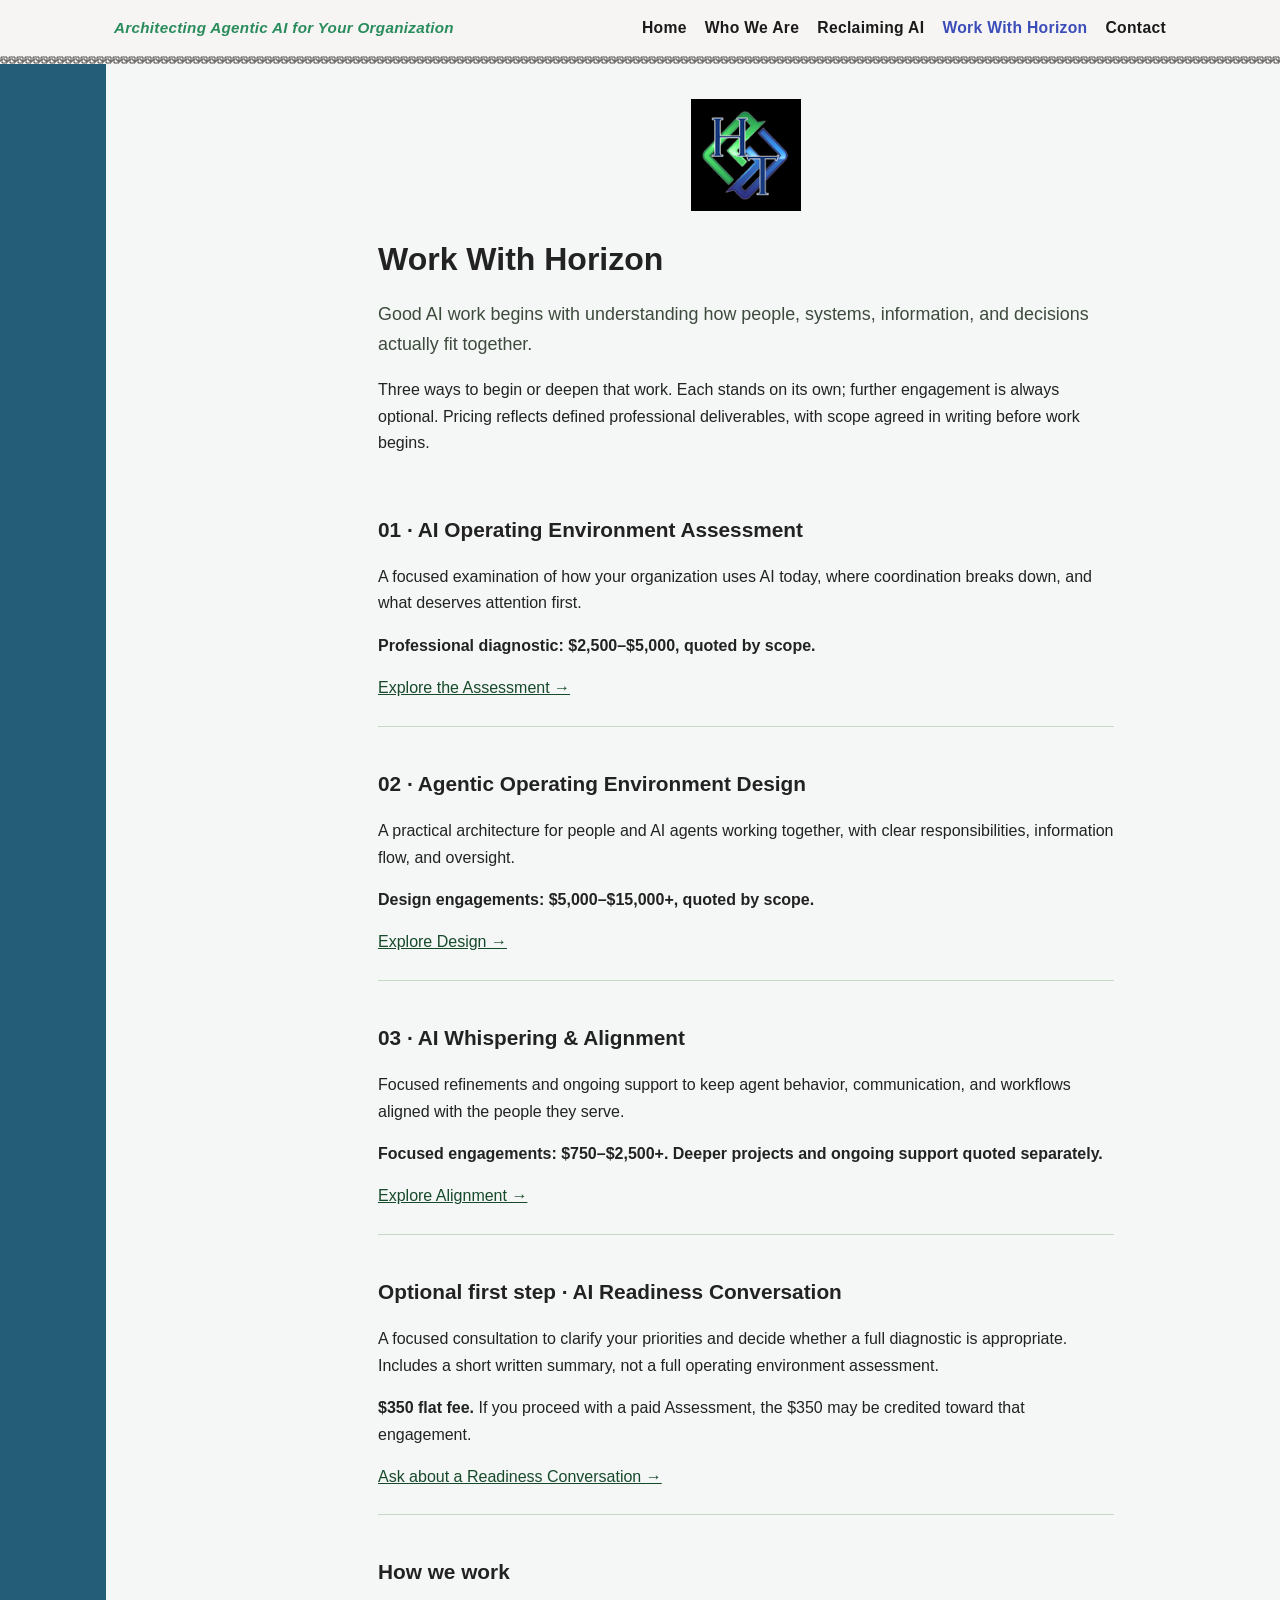
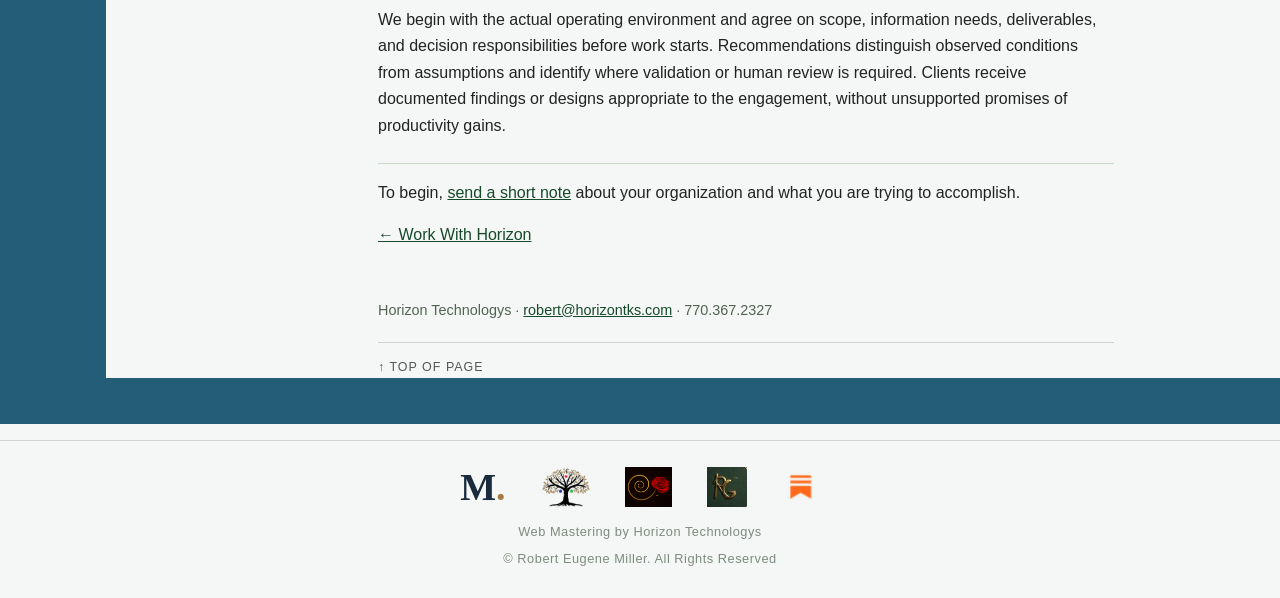
<file: work-with-horizon.html>
<!doctype html><html lang="en"><head><meta charset="utf-8"><meta name="viewport" content="width=device-width,initial-scale=1"><title>Work With Horizon | Horizon Technologys</title>
    <link rel="canonical" href="https://horizontks.com/work-with-horizon.html">
    <meta name="description" content="Three ways to work with Horizon: AI operating environment assessments, agentic environment design, and AI whispering & alignment.">
<meta property="og:type" content="website">
<meta property="og:url" content="https://horizontks.com/work-with-horizon.html">
<meta property="og:title" content="Work With Horizon | Horizon Technologys">
<meta property="og:description" content="Three ways to work with Horizon: AI operating environment assessments, agentic environment design, and AI whispering & alignment.">
<meta property="og:image" content="https://horizontks.com/HTS_Synergy.png">
<style>body{background:#F7F5F4;color:#222;font:16px/1.65 Arial,sans-serif;margin:0}main{max-width:780px;margin:auto;padding:35px 22px 0px}header{text-align:center}img.logo{width:110px;height:auto}nav{margin:20px 0 40px;border-block:1px solid #c6d9c6;padding:12px;text-align:center;line-height:2}nav a{white-space:nowrap}a{color:#17492B}h1{font-size:2rem;line-height:1.2}h2{font-size:1.3rem;margin-top:2rem}section{padding:8px 0;border-bottom:1px solid #c6d9c6}.lead{font-size:1.12rem;color:#3d4a3d}footer{margin-top:50px;font-size:.9rem;color:#536353}
/* Shared navigation: matches the landing page */
.site-nav{background:#F7F5F4;position:sticky;top:0;z-index:100;margin:0;border:0;padding:0;text-align:left;line-height:1.35;font-family:'Segoe UI',Arial,Helvetica,sans-serif}
.site-nav .nav-inner{width:90%;max-width:1100px;margin:0 auto;padding:12px 24px;display:flex;align-items:center;justify-content:space-between;min-height:56px;gap:20px;box-sizing:border-box}
.site-nav .nav-brand{font-weight:700;font-size:.95rem;color:#2a8c5c;font-style:italic;text-decoration:none;letter-spacing:.02em;white-space:normal}
.site-nav .nav-links{list-style:none;display:flex;gap:18px;flex-wrap:wrap;justify-content:flex-end;margin:0;padding:0}
.site-nav .nav-links li{margin:0;padding:0;list-style:none}
.site-nav .nav-links a{color:#1a1a1a;text-decoration:none;font-size:.98rem;font-weight:600;letter-spacing:.02em;white-space:nowrap}
.site-nav .nav-links a:hover,.site-nav .nav-links a.active{color:#3b4db8}
.greek-key-border{display:block;line-height:0;width:100%;position:relative;z-index:99;background:#F7F5F4}
@media(max-width:760px){.site-nav .nav-inner{width:100%;padding:12px 18px;flex-direction:column;gap:10px}.site-nav .nav-links{justify-content:center;gap:10px 18px}.site-nav .nav-brand{text-align:center}}

/* Keep navigation and Greek-key ornament together while scrolling */
.site-sticky-header{position:sticky;top:0;z-index:100;background:#F7F5F4}
.site-sticky-header nav,.site-sticky-header .site-nav{position:relative;top:auto}
.site-sticky-header .greek-key-border{position:relative;z-index:1}
</style><style>
/* Horizon 2.0 consistent architectural frame */
body { background: #F4F7F5; }
.page-frame { width:100%; background:#F4F7F5; border-left:clamp(20px,8.3vw,150px) solid #245D78; border-right:clamp(20px,8.3vw,150px) solid #245D78; border-bottom:46px solid #245D78; }
.page-frame > main { box-sizing:border-box; }
@media(max-width:860px){.page-frame{border-left-width:14px;border-right-width:14px;border-bottom-width:24px}}
@media(max-width:480px){.page-frame{border-left-width:7px;border-right-width:7px;border-bottom-width:14px}}
</style></head><body><div class="site-sticky-header"><nav class="site-nav" aria-label="Site navigation"><div class="nav-inner"><a href="index.html" class="nav-brand">Architecting Agentic AI for Your Organization</a><ul class="nav-links"><li><a href="index.html">Home</a></li><li><a href="whoweare.html">Who We Are</a></li><li><a href="reclaiming-ai.html">Reclaiming AI</a></li><li><a href="work-with-horizon.html" class="active" aria-current="page">Work With Horizon</a></li><li><a href="contact.html">Contact</a></li></ul></div></nav><div class="greek-key-border" aria-hidden="true">
    <svg width="100%" height="8" xmlns="http://www.w3.org/2000/svg">
      <defs>
        <pattern id="meander" x="0" y="0" width="8" height="8" patternUnits="userSpaceOnUse">
          <path d="M 0,5 H 1 V 1 H 7 V 7 H 2 V 3 H 5 V 5 H 8"
                fill="none" stroke="#1a1a1a" stroke-width="0.75"
                stroke-linecap="square" stroke-linejoin="miter"/>
        </pattern>
      </defs>
      <rect width="100%" height="8" fill="url(#meander)"/>
    </svg>
  </div></div><div class="page-frame"><main id="page-top"><header><img class="logo" src="HTS_Synergy.png" alt="Horizon Technologys"></header><h1>Work With Horizon</h1><p class="lead">Good AI work begins with understanding how people, systems, information, and decisions actually fit together.</p><p>Three ways to begin or deepen that work. Each stands on its own; further engagement is always optional. Pricing reflects defined professional deliverables, with scope agreed in writing before work begins.</p><section><h2>01 · AI Operating Environment Assessment</h2><p>A focused examination of how your organization uses AI today, where coordination breaks down, and what deserves attention first.</p><p><strong>Professional diagnostic: $2,500–$5,000, quoted by scope.</strong></p><p><a href="assessment.html">Explore the Assessment →</a></p></section><section><h2>02 · Agentic Operating Environment Design</h2><p>A practical architecture for people and AI agents working together, with clear responsibilities, information flow, and oversight.</p><p><strong>Design engagements: $5,000–$15,000+, quoted by scope.</strong></p><p><a href="operating-environment-design.html">Explore Design →</a></p></section><section><h2>03 · AI Whispering &amp; Alignment</h2><p>Focused refinements and ongoing support to keep agent behavior, communication, and workflows aligned with the people they serve.</p><p><strong>Focused engagements: $750–$2,500+. Deeper projects and ongoing support quoted separately.</strong></p><p><a href="whispering-alignment.html">Explore Alignment →</a></p></section><section><h2>Optional first step · AI Readiness Conversation</h2><p>A focused consultation to clarify your priorities and decide whether a full diagnostic is appropriate. Includes a short written summary, not a full operating environment assessment.</p><p><strong>$350 flat fee.</strong> If you proceed with a paid Assessment, the $350 may be credited toward that engagement.</p><p><a href="mailto:robert@horizontks.com?subject=AI%20Readiness%20Conversation">Ask about a Readiness Conversation →</a></p></section><section><h2>How we work</h2><p>We begin with the actual operating environment and agree on scope, information needs, deliverables, and decision responsibilities before work starts. Recommendations distinguish observed conditions from assumptions and identify where validation or human review is required. Clients receive documented findings or designs appropriate to the engagement, without unsupported promises of productivity gains.</p></section><p>To begin, <a href="mailto:robert@horizontks.com?subject=Horizon%20Service%20Inquiry">send a short note</a> about your organization and what you are trying to accomplish.</p><p><a href="work-with-horizon.html">← Work With Horizon</a></p><footer>Horizon Technologys · <a href="mailto:robert@horizontks.com">robert@horizontks.com</a> · 770.367.2327</footer><p class="htks-top"><a href="#page-top">↑ Top of page</a></p></main></div><style>
  .htks-top { margin: 20px 0 0; padding-top: 14px; border-top: 1px solid rgba(0, 0, 0, 0.14); font-size: 0.78rem; letter-spacing: 0.08em; text-transform: uppercase; } .htks-top a { color: inherit; opacity: 0.75; text-decoration: none; } .htks-top a:hover { text-decoration: underline; } .htks-footer { background: transparent; border-top: 1px solid rgba(0, 0, 0, 0.14); margin-top: 1rem; padding: 1.6rem 1rem 1.8rem; text-align: center; font-family: inherit; }
  .htks-footer-row { display: flex; flex-wrap: wrap; justify-content: center; align-items: center; gap: 1.4rem 2.2rem; margin: 0 0 0.9rem; border: 0; padding: 0; }
  .htks-footer-link { display: inline-flex; align-items: center; line-height: 0; }
  .htks-footer-link img { height: 40px; width: auto; display: block; }
  .htks-footer-markham { line-height: 1; text-decoration: none; }
  .htks-markham-word { font-family: Georgia, "Times New Roman", serif; font-size: 38px; font-weight: 700; line-height: 1; color: #192B3D; }
  .htks-markham-dot { color: #A87940; }
  .htks-host-horizontks .htks-item-horizon, .htks-host-markhamideas .htks-item-markham, .htks-host-theryehouse .htks-item-rye, .htks-host-remyrmiller .htks-item-remy, .htks-host-rguytano .htks-item-rguytano { display: none; }
  .htks-footer-credit { margin: 0; font-size: 0.8rem; letter-spacing: 0.04em; opacity: 0.72; }
  .htks-footer-copy { margin: 0.35rem 0 0; font-size: 0.8rem; letter-spacing: 0.04em; opacity: 0.72; }
</style>
<footer class="htks-footer htks-host-horizontks">
  <nav class="htks-footer-row" aria-label="Web Mastering by Horizon Technologys">
    <a class="htks-footer-link htks-item-horizon" href="https://horizontks.com/" title="Horizon Technologys"><img src="/horizon-logo-2026.png" alt="Horizon Technologys" height="40"></a>
    <a class="htks-footer-link htks-footer-markham htks-item-markham" href="https://markhamideas.org/" title="Markham" aria-label="Markham"><span class="htks-markham-word" aria-hidden="true">M<span class="htks-markham-dot">.</span></span></a>
    <a class="htks-footer-link htks-item-rye" href="https://theryehouse.com/" title="The Rye House"><img src="/rye-tree-clean.png" alt="The Rye House" height="40"></a>
    <a class="htks-footer-link htks-item-remy" href="https://rremymiller.com/" title="R Remy Miller"><img src="/remy-spiral-logo.png" alt="R Remy Miller" height="40"></a><a class="htks-footer-link htks-item-rguytano" href="https://rguytano.com/" title="RGuytano"><img src="/rguytano-rg-logo.png" alt="RGuytano" height="40"></a><a class="htks-footer-link htks-item-substack" href="https://remy1miller.substack.com/" title="Substack: Welcome to my Neighborhood"><img src="/substack-glyph.png" alt="Substack" height="40"></a>
  </nav>
  <p class="htks-footer-credit">Web Mastering by Horizon Technologys</p>
  <p class="htks-footer-copy">© Robert Eugene Miller. All Rights Reserved</p>
</footer>
</body></html>
</file>
